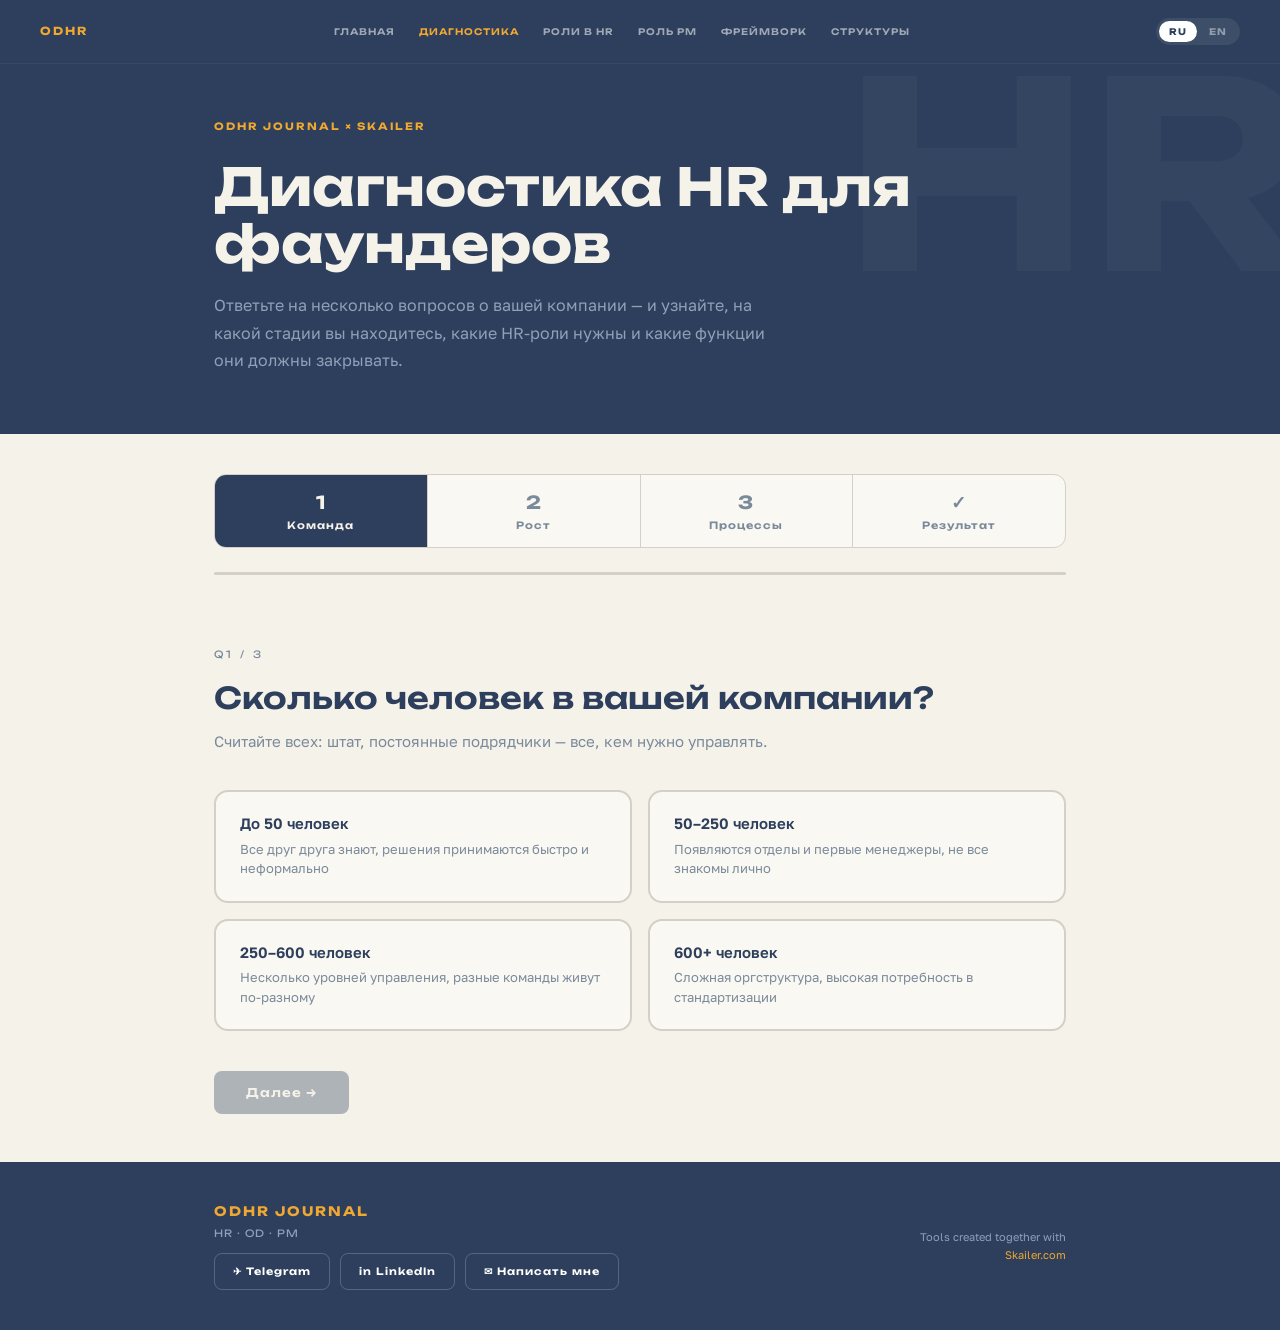
<file: index.html>
<!DOCTYPE html>
<html lang="ru">
<head>
<meta charset="UTF-8">
<meta name="viewport" content="width=device-width, initial-scale=1.0">
<title>HR Diagnostic for Founders | ODHR Journal</title>
<link href="https://fonts.googleapis.com/css2?family=Unbounded:wght@300;400;600;700&family=Golos+Text:wght@400;500;600&display=swap" rel="stylesheet">
<link rel="stylesheet" href="global.css">
<style>
  /* --- Уникальные стили /mnt/user-data/outputs/index.html --- */
  :root {
    --ink: #2d3f5c; --paper: #f5f2ea; --cream: #faf8f2; --accent: #f0a830;
    --accent2: #5a7a8a; --muted: #7a8a9a; --border: #d4d0c8;
    --stage1: #f0a830; --stage2: #e07820; --stage3: #5a7a8a; --stage4: #2d3f5c;
  }
  * { box-sizing: border-box; margin: 0; padding: 0; }
  body { font-family: 'Golos Text', sans-serif; background: var(--paper); color: var(--ink); min-height: 100vh; overflow-x: hidden; }
  
  /* ── APP VIEWS ── */
  #app-view { display: block; }
  #print-view { display: none; background: white; min-height: 100vh; padding: 40px 20px; }
  @media print {
    #app-view { display: none !important; }
    #print-view { display: block !important; padding: 0 !important; }
    .no-print { display: none !important; }
    table { page-break-inside: auto; }
    tr { page-break-inside: avoid; }
  }

  /* =========================================
     ЕДИНАЯ НАВИГАЦИЯ
     ========================================= */
  .site-nav { background: var(--ink); padding: 0 40px; display: flex; justify-content: space-between; align-items: center; height: 64px; position: sticky; top: 0; z-index: 1000; border-bottom: 1px solid rgba(255,255,255,0.05); }
  .nav-brand { font-family: 'Unbounded', sans-serif; font-size: 11px; font-weight: 700; letter-spacing: 2px; color: var(--accent); text-decoration: none; }
  .nav-menu { display: flex; gap: 24px; align-items: center; }
  .nav-link { font-family: 'Unbounded', sans-serif; font-size: 9px; font-weight: 600; letter-spacing: 1px; color: rgba(255,255,255,0.55); text-decoration: none; transition: color 0.2s; text-transform: uppercase; }
  .nav-link:hover, .nav-link.active { color: white; }
  .nav-link.active { color: var(--accent); }
  .nav-actions { display: flex; align-items: center; gap: 16px; }
  .lang-toggle { display: flex; gap: 2px; background: rgba(255,255,255,0.08); padding: 3px; border-radius: 20px; }
  .lang-btn { background: transparent; border: none; color: rgba(255,255,255,0.45); font-family: 'Unbounded', sans-serif; font-size: 9px; font-weight: 700; cursor: pointer; padding: 5px 10px; border-radius: 14px; transition: all 0.2s; letter-spacing: 1px; }
  .lang-btn.active { background: white; color: var(--ink); }
  .menu-toggle { display: none; background: none; border: none; color: white; font-size: 20px; cursor: pointer; }

  /* ── HERO ── */
  .hero { background: var(--ink); color: var(--paper); padding: 48px 40px 60px; position: relative; overflow: hidden; }
  .hero::before { content: 'HR'; position: absolute; right: -30px; top: -20px; font-family: 'Unbounded', sans-serif; font-size: 260px; font-weight: 700; opacity: 0.035; line-height: 1; pointer-events: none; }
  .hero-tag { font-family: 'Unbounded', sans-serif; font-size: 10px; font-weight: 700; letter-spacing: 2px; text-transform: uppercase; color: var(--accent); margin-bottom: 24px; display: inline-block; }
  .hero h1 { font-family: 'Unbounded', sans-serif; font-size: clamp(28px, 5vw, 52px); font-weight: 700; line-height: 1.1; max-width: 700px; margin-bottom: 20px; position: relative; z-index: 10;}
  .hero p { font-size: 16px; color: #8fa0b8; max-width: 560px; line-height: 1.7; position: relative; z-index: 10;}
  
  /* ── CONTAINER & STEPS ── */
  .container { max-width: 900px; margin: 0 auto; padding: 0 24px; }
  .steps-bar { display: flex; gap: 0; margin: 40px 0 0; border: 1.5px solid var(--border); border-radius: 12px; overflow: hidden; background: var(--cream); }
  .step-item { flex: 1; padding: 14px 16px; text-align: center; font-family: 'Unbounded', sans-serif; font-size: 10px; font-weight: 600; letter-spacing: 1px; color: var(--muted); border-right: 1.5px solid var(--border); transition: all 0.3s; position: relative; }
  .step-item:last-child { border-right: none; }
  .step-item.active { background: var(--ink); color: var(--paper); cursor: default; }
  .step-item.done { background: var(--accent2); color: white; cursor: pointer; }
  .step-item.done:hover { opacity: 0.82; }
  .step-num { display: block; font-size: 18px; font-weight: 700; margin-bottom: 2px; }

  .progress-bar-wrap { height: 3px; background: var(--border); border-radius: 2px; margin: 24px 0; }
  .progress-bar-fill { height: 100%; background: var(--ink); border-radius: 2px; transition: width 0.4s ease; }

  /* ── SCREENS ── */
  .screen { display: none; padding: 48px 0; }
  .screen.active { display: block; }
  .screen-label { font-family: 'Unbounded', sans-serif; font-size: 10px; letter-spacing: 3px; text-transform: uppercase; color: var(--muted); margin-bottom: 16px; }
  .question-title { font-family: 'Unbounded', sans-serif; font-size: clamp(20px, 3vw, 30px); font-weight: 600; line-height: 1.3; margin-bottom: 12px; }
  .question-sub { font-size: 15px; color: var(--muted); margin-bottom: 36px; line-height: 1.7; }

  .options-grid { display: grid; grid-template-columns: 1fr 1fr; gap: 16px; margin-bottom: 40px; }
  @media (max-width: 600px) { .options-grid { grid-template-columns: 1fr; } }
  .option-card { border: 2px solid var(--border); border-radius: 14px; padding: 22px 24px; cursor: pointer; transition: all 0.2s; background: var(--cream); position: relative; }
  .option-card:hover { border-color: var(--ink); transform: translateY(-2px); box-shadow: 0 8px 24px rgba(0,0,0,0.08); }
  .option-card.selected { border-color: var(--ink); background: var(--ink); color: var(--paper); }
  .option-card.selected .option-title { color: white; }
  .option-card.selected .option-desc { color: #b0a89a; }
  .option-title { font-size: 15px; font-weight: 600; margin-bottom: 6px; line-height: 1.3; }
  .option-desc { font-size: 13px; color: var(--muted); line-height: 1.5; }

  /* ── BUTTONS ── */
  .btn-row { display: flex; gap: 12px; align-items: center; flex-wrap: wrap; }
  .btn { font-family: 'Unbounded', sans-serif; font-size: 12px; font-weight: 600; letter-spacing: 1px; padding: 14px 32px; border-radius: 8px; border: none; cursor: pointer; transition: all 0.2s; display: inline-flex; align-items: center; justify-content: center; gap: 8px;}
  .btn-primary { background: var(--ink); color: var(--paper); }
  .btn-primary:hover { background: #3d5070; }
  .btn-primary:disabled { opacity: 0.35; cursor: not-allowed; }
  .btn-ghost { background: transparent; color: var(--ink); border: 1.5px solid var(--border); }
  .btn-ghost:hover { border-color: var(--ink); background: rgba(0,0,0,0.03); }
  
  .btn-massive { font-size: 14px; padding: 18px 40px; border-radius: 12px; width: 100%; max-width: 400px; box-shadow: 0 8px 24px rgba(45,63,92,0.2); }

  .divider { height: 1px; background: var(--border); margin: 8px 0 40px; }

  /* ── RESULTS ── */
  #screen-result { padding-bottom: 80px; }
  .result-stage-badge { display: inline-flex; align-items: center; gap: 10px; padding: 8px 18px; border-radius: 50px; font-family: 'Unbounded', sans-serif; font-size: 11px; font-weight: 600; letter-spacing: 1px; margin-bottom: 24px; }
  .badge-dot { width: 10px; height: 10px; border-radius: 50%; }
  .result-hero-title { font-family: 'Unbounded', sans-serif; font-size: clamp(24px, 4vw, 42px); font-weight: 700; line-height: 1.15; margin-bottom: 16px; text-transform: uppercase;}
  
  .stage-header { font-family: 'Unbounded', sans-serif; font-size: 13px; font-weight: 600; letter-spacing: 1px; margin-bottom: 20px; color: var(--muted); text-transform: uppercase; }
  .roles-grid { display: grid; grid-template-columns: repeat(auto-fill, minmax(260px, 1fr)); gap: 16px; margin-bottom: 48px; }
  .role-card { border-radius: 14px; padding: 24px; border: 1.5px solid var(--border); background: var(--cream); }
  .role-icon { font-size: 28px; margin-bottom: 12px; }
  .role-name { font-family: 'Unbounded', sans-serif; font-size: 13px; font-weight: 600; margin-bottom: 8px; }
  .role-desc { font-size: 13px; color: var(--muted); line-height: 1.6; margin-bottom: 14px; }
  .tag { font-size: 11px; padding: 4px 10px; border-radius: 20px; background: var(--border); color: var(--ink); font-weight: 500; display: inline-block; margin: 2px 4px 2px 0;}

  .func-section { margin-bottom: 48px; }
  .func-block { border: 1.5px solid var(--border); border-radius: 14px; overflow: hidden; margin-bottom: 16px; }
  .func-block-header { padding: 16px 24px; background: var(--ink); color: var(--paper); font-family: 'Unbounded', sans-serif; font-size: 12px; font-weight: 600; letter-spacing: 1px; display: flex; align-items: center; justify-content: space-between; cursor: pointer; user-select: none; }
  .func-block-header .chevron { transition: transform 0.3s; font-size: 16px; }
  .func-block-header.open .chevron { transform: rotate(180deg); }
  .func-rows { display: none; }
  .func-rows.open { display: block; }
  .func-row { padding: 16px 24px; border-top: 1px solid var(--border); display: grid; grid-template-columns: 200px 1fr; gap: 16px; align-items: start; }
  @media (max-width: 600px) { .func-row { grid-template-columns: 1fr; } }
  .func-row:nth-child(even) { background: #faf8f2; }
  .func-name { font-size: 13px; font-weight: 600; line-height: 1.4; }
  .func-details { font-size: 12px; color: var(--muted); line-height: 1.6; }
  
  .signal-row { display: flex; gap: 12px; margin-top: 8px; flex-wrap: wrap; }
  .signal { font-size: 11px; padding: 4px 10px; border-radius: 6px; }
  .signal-ok { background: #d4edda; color: #3a5c44; }
  .signal-fail { background: #fde8e8; color: #a33; }

  .owner-row { display: flex; flex-wrap: wrap; gap: 6px; margin-top: 10px; align-items: center; }
  .owner-label { font-size: 10px; font-family: 'Unbounded', sans-serif; letter-spacing: 1px; color: var(--muted); text-transform: uppercase; margin-right: 2px; }
  .owner-chip { font-size: 11px; font-weight: 600; padding: 3px 10px; border-radius: 20px; border: 1.5px solid var(--ink); color: var(--ink); background: transparent; white-space: nowrap; }

  .quote-block { border-left: 4px solid var(--accent); padding: 20px 28px; background: var(--cream); border-radius: 0 12px 12px 0; margin-bottom: 40px; }
  .quote-block p { font-size: 15px; font-style: italic; }

  .restart-btn { display: inline-flex; align-items: center; gap: 8px; font-family: 'Unbounded', sans-serif; font-size: 11px; font-weight: 600; letter-spacing: 1px; color: var(--muted); background: transparent; border: none; cursor: pointer; text-decoration: underline; text-underline-offset: 4px; }
  .restart-btn:hover { color: var(--ink); }

  /* colors */
  .s1 { background: var(--stage1); color: var(--ink); }
  .s2 { background: var(--stage2); color: white; }
  .s3 { background: var(--stage3); color: white; }
  .s4 { background: var(--stage4); color: white; }

  /* gap alerts */
  .gap-alert { border-radius: 14px; padding: 24px 28px; margin-bottom: 40px; }
  .gap-alert.gap-ok   { background: #d4edda; border: 1.5px solid #5a7a8a; }
  .gap-alert.gap-warn { background: #fff3cd; border: 1.5px solid #c8a020; }
  .gap-alert.gap-red  { background: #fde8e8; border: 1.5px solid #a33; }
  .gap-alert.gap-matrix { background: #e8e8f8; border: 1.5px solid #2d3f5c; }
  .gap-alert-title { font-family: 'Unbounded', sans-serif; font-size: 12px; font-weight: 700; letter-spacing: 1px; margin-bottom: 8px; text-transform: uppercase; }
  .gap-alert p { font-size: 14px; line-height: 1.7; }

  /* checklist */
  .checklist-wrap { margin-top: 48px; }
  .checklist-actions { display: flex; gap: 12px; margin-bottom: 28px; flex-wrap: wrap; align-items: center; }
  .checklist-section { margin-bottom: 32px; }
  .checklist-section-title { font-family: 'Unbounded', sans-serif; font-size: 11px; font-weight: 700; letter-spacing: 2px; text-transform: uppercase; color: var(--muted); margin-bottom: 12px; padding-bottom: 8px; border-bottom: 1.5px solid var(--border); }
  .checklist-item { display: grid; grid-template-columns: 22px 1fr auto; gap: 12px; align-items: start; padding: 12px 16px; border-bottom: 1px solid var(--border); cursor: pointer; border-radius: 8px; transition: background 0.2s; }
  .checklist-item:hover { background: rgba(0,0,0,0.02); }
  .checklist-cb { width: 18px; height: 18px; margin-top: 2px; accent-color: var(--ink); cursor: pointer; flex-shrink: 0; }
  .checklist-text { font-size: 13px; line-height: 1.5; }
  .checklist-text strong { display: block; font-size: 13px; font-weight: 600; margin-bottom: 2px; }
  .checklist-text span { font-size: 12px; color: var(--muted); }
  .checklist-owner { font-size: 11px; font-weight: 600; padding: 3px 9px; border-radius: 20px; border: 1.5px solid var(--border); color: var(--muted); white-space: nowrap; flex-shrink: 0; align-self: start; margin-top: 2px; }

  /* FOOTER */
  .site-footer { background: var(--ink); color: white; padding: 40px; }
  .footer-inner { display: flex; justify-content: space-between; align-items: center; flex-wrap: wrap; gap: 24px; }
  .footer-brand { font-family: 'Unbounded', sans-serif; font-size: 13px; font-weight: 700; letter-spacing: 2px; color: var(--accent); }
  .footer-brand span { display: block; font-size: 10px; font-weight: 400; color: #8fa0b8; margin-top: 4px; letter-spacing: 1px; }
  .footer-links { display: flex; gap: 10px; flex-wrap: wrap; margin-top: 12px; }
  .footer-link { display: inline-flex; align-items: center; gap: 8px; font-family: 'Unbounded', sans-serif; font-size: 10px; font-weight: 600; letter-spacing: 1px; color: white; text-decoration: none; padding: 10px 18px; border: 1.5px solid rgba(255,255,255,0.2); border-radius: 8px; transition: all 0.2s; }
  .footer-link:hover { border-color: var(--accent); color: var(--accent); }
  .footer-copy { font-size: 11px; color: #8fa0b8; text-align: right; line-height: 1.7; }

  /* ── PRINT VIEW STYLES ── */
  .pv-header { display: flex; justify-content: space-between; align-items: flex-start; margin-bottom: 32px; padding-bottom: 20px; border-bottom: 3px solid #2d3f5c; }
  .pv-title { font-family: 'Unbounded', sans-serif; font-size: 22px; font-weight: 700; line-height: 1.2; }
  .pv-meta { font-size: 12px; color: #7a8a9a; margin-top: 6px; }
  .pv-logo { font-family: 'Unbounded', sans-serif; font-size: 11px; font-weight: 600; color: #7a8a9a; text-align: right; letter-spacing: 1px; }
  .pv-status { display: inline-flex; padding: 8px 16px; border-radius: 8px; font-family: 'Unbounded', sans-serif; font-size: 11px; font-weight: 700; letter-spacing: 1px; margin-bottom: 20px; }
  .pv-table { width: 100%; border-collapse: collapse; background: white; border-radius: 12px; overflow: hidden; box-shadow: 0 2px 12px rgba(0,0,0,0.06); margin-bottom: 20px; text-align: left; }
  .pv-table th { padding: 12px; font-family: 'Unbounded', sans-serif; font-size: 9px; letter-spacing: 2px; text-transform: uppercase; color: #7a8a9a; background: #faf8f2; border-bottom: 2px solid #d4d0c8; }
  .pv-table td { padding: 10px 12px; border-bottom: 1px solid #d4d0c8; font-size: 12px; }
  .pv-section { font-family: 'Unbounded', sans-serif; font-size: 10px; font-weight: 700; letter-spacing: 2px; text-transform: uppercase; padding: 12px; background: #faf8f2; color: #7a8a9a; border-bottom: 2px solid #d4d0c8; }
  .print-controls { background: #faf8f2; padding: 24px; border-radius: 12px; display: flex; flex-direction: column; align-items: center; gap: 16px; margin-bottom: 40px; border: 1px dashed #d4d0c8; }

  /* ── RESPONSIVE ── */
  @media (max-width: 768px) {
    .site-nav { padding: 0 20px; }
    .menu-toggle { display: block; }
    .nav-menu { display: none; position: absolute; top: 64px; left: 0; width: 100%; background: var(--ink); flex-direction: column; padding: 20px 0; border-bottom: 1px solid rgba(255,255,255,0.1); box-shadow: 0 8px 24px rgba(0,0,0,0.2); }
    .nav-menu.open { display: flex; }
    .hero { padding: 36px 20px 48px; }
  }
</style>
<script src="https://cdn.counter.dev/script.js" data-id="e4048f0d-d2cf-4262-ad50-083091bde640" data-utcoffset="2"></script>
</head>
<body>
<!-- Yandex.Metrika counter -->
<script type="text/javascript">
    (function(m,e,t,r,i,k,a){
        m[i]=m[i]||function(){(m[i].a=m[i].a||[]).push(arguments)};
        m[i].l=1*new Date();
        for (var j = 0; j < document.scripts.length; j++) {if (document.scripts[j].src === r) { return; }}
        k=e.createElement(t),a=e.getElementsByTagName(t)[0],k.async=1,k.src=r,a.parentNode.insertBefore(k,a)
    })(window, document,'script','https://mc.yandex.ru/metrika/tag.js?id=108984964', 'ym');

    ym(108984964, 'init', {ssr:true, webvisor:true, clickmap:true, ecommerce:"dataLayer", referrer: document.referrer, url: location.href, accurateTrackBounce:true, trackLinks:true});
</script>
<noscript><div><img src="https://mc.yandex.ru/watch/108984964" style="position:absolute; left:-9999px;" alt="" /></div></noscript>
<!-- /Yandex.Metrika counter -->
<div id="app-view">
  
  <nav class="site-nav">
    <a href="home.html" class="nav-brand">ODHR</a>
    <div class="nav-menu" id="nav-menu">
    <a href="home.html" class="nav-link cross-link" id="nav-home">Главная</a>
    <a href="index.html" class="nav-link active cross-link" id="nav-diag">Диагностика</a>
    <a href="hr_roles_guide.html" class="nav-link cross-link" id="nav-guide">Роли в HR</a>
    <a href="pm_skillset.html" class="nav-link cross-link" id="nav-pm">Роль PM</a>
    <a href="framework.html" class="nav-link cross-link" id="nav-fw">Фреймворк</a>
    <a href="structure.html" class="nav-link cross-link" id="nav-str">Структуры</a>
  </div>
    <div class="nav-actions">
      <div class="lang-toggle">
        <button class="lang-btn active" onclick="changePageLang('ru')" id="btn-lang-ru">RU</button>
        <button class="lang-btn" onclick="changePageLang('en')" id="btn-lang-en">EN</button>
      </div>
      <button class="menu-toggle" id="mobile-menu-btn">☰</button>
    </div>
  </nav>

  <div class="hero">
    <div class="container">
      <div class="hero-tag">ODHR Journal × Skailer</div>
      <h1 id="i18n-hero-title">Диагностика HR для фаундеров</h1>
      <p id="i18n-hero-sub">Ответьте на несколько вопросов о вашей компании — и узнайте, на какой стадии вы находитесь, какие HR-роли нужны и какие функции они должны закрывать.</p>
    </div>
  </div>

  <div class="container">
    <div class="steps-bar" id="stepsBar">
      <div class="step-item active" id="step1" onclick="goToStep(1)"><span class="step-num">1</span><span id="i18n-s1">Команда</span></div>
      <div class="step-item" id="step2" onclick="goToStep(2)"><span class="step-num">2</span><span id="i18n-s2">Продукт</span></div>
      <div class="step-item" id="step3" onclick="goToStep(3)"><span class="step-num">3</span><span id="i18n-s3">Процессы</span></div>
      <div class="step-item" id="step4"><span class="step-num">✓</span><span id="i18n-s4">Результат</span></div>
    </div>
    <div class="progress-bar-wrap"><div class="progress-bar-fill" id="progressBar" style="width:0%"></div></div>

    <div id="questions-container"></div>
    <div class="screen" id="screen-result"></div>
  </div>

<footer class="site-footer">
  <div class="container">
    <div class="footer-inner">
      <div>
        <div class="footer-brand">ODHR JOURNAL<span>HR · OD · PM</span></div>
        <div class="footer-links">
          <a class="footer-link" href="https://t.me/ODHRAMA" target="_blank">✈ Telegram</a>
          <a class="footer-link" href="https://www.linkedin.com/in/ogrebenyuk" target="_blank">in LinkedIn</a>
          <a class="footer-link" href="#" data-contact-trigger id="footer-contact">✉ Написать мне</a>
        </div>
      </div>
      <div class="footer-copy" id="f-copy">Tools created together with<br><a href="https://skailer.com" target="_blank" style="color:var(--accent);text-decoration:none;">Skailer.com</a></div>
    </div>
  </div>
</footer>
</div><!-- /app-view -->

<div id="print-view">
  <div class="container">
    <div class="print-controls no-print">
      <button class="btn btn-primary btn-massive" onclick="window.print()">🖨 <span id="i18n-print-btn1">Сохранить как PDF / Печать</span></button>
      <button class="btn btn-ghost" onclick="closePrintView()">← <span id="i18n-print-back">Вернуться к результатам</span></button>
    </div>
    <div id="print-content"></div>
  </div>
</div>

<script>
  let currentLang = 'ru';
  const answers = {};
  const scoreMap = { '1': 1, '2': 2, '3': 3, '4': 4 };
  const stageKeys = ['startup', 'growth', 'scale', 'mature'];

  const allRolesMap = {
    'recruiter': { icon: '🎯' }, 'hrgeneralist': { icon: '🔧' }, 'tateam': { icon: '🎯' },
    'hrbp': { icon: '🤝' }, 'hrops': { icon: '⚙️' }, 'talead': { icon: '🎯' },
    'analyst': { icon: '📊' }, 'ld': { icon: '🎓' }, 'tadir': { icon: '🎯' },
    'analytics': { icon: '📊' }, 'lddir': { icon: '🎓' }, 'comms': { icon: '💬' }
  };

  const locales = {
    ru: {
      ui: {
        navHome: "Главная", navDiag: "Диагностика", navGuide: "Роли в HR", navPm: "Роль PM", navStr: "Структуры",
        heroTitle: "Диагностика HR для фаундеров",
        heroSub: "Ответьте на несколько вопросов о вашей компании — и узнайте, на какой стадии вы находитесь, какие HR-роли нужны и какие функции они должны закрывать.",
        s1: "Команда", s2: "Рост", s3: "Процессы", s4: "Результат",
        btnNext: "Далее →", btnBack: "← Назад", btnResult: "Показать результат →",
        q1Title: "Сколько человек в вашей компании?", q1Sub: "Считайте всех: штат, постоянные подрядчики — все, кем нужно управлять.",
        q2Title: "С какой скоростью растёт ваша компания?", q2Sub: "Темп роста показывает, насколько срочно нужно выстраивать HR.",
        q3Title: "Как сейчас устроена работа с людьми?", q3Sub: "Выберите вариант, который честно отражает текущую реальность.",
        q1: [
          {t: "До 50 человек", d: "Все друг друга знают, решения принимаются быстро и неформально"},
          {t: "50–250 человек", d: "Появляются отделы и первые менеджеры, не все знакомы лично"},
          {t: "250–600 человек", d: "Несколько уровней управления, разные команды живут по-разному"},
          {t: "600+ человек", d: "Сложная оргструктура, высокая потребность в стандартизации"}
        ],
        q2: [
          {t: "Стабильно", d: "Команда почти не меняется, найм редкий и точечный"},
          {t: "Умеренно", d: "План роста до 20% в год, без резких скачков"},
          {t: "Быстро", d: "Активный найм, команда растёт х2 за год"},
          {t: "Взрывно", d: "Гиперрост, сложно планировать наперёд"}
        ],
        q3: [
          {t: "В головах и чатах", d: "Найм и онбординг зависят от конкретного человека"},
          {t: "Базово на людях", d: "Процессы есть, но стандарты не всегда соблюдаются"},
          {t: "Описано и работает", d: "ATS, регулярный фидбек, инструменты настроены"},
          {t: "Единая система", d: "Data-driven HR, всё связано единой логикой"}
        ],
        statusOk: "В НОРМЕ", statusWarn: "НЕМНОГО ОТСТАЁТ", statusRed: "КРИТИЧЕСКОЕ ОТСТАВАНИЕ",
        txtOk: "HR-система соответствует темпам бизнеса. Фокус на поддержку качества.",
        txtWarn: "Бизнес растет быстрее порядка. Пора выстраивать системные HR-процессы, иначе рост замедлится.",
        txtRed: "Бизнес несется вперед, а процессы держатся 'на честном слове'. Риск выгорания и хаоса.",
        matrixAlertTitle: "АРХИТЕКТУРА КОМАНДЫ",
        matrixAlert: "Ваш размер пока не требует найма узких специалистов. Ниже базовый набор ролей, но их задача — выстроить процессы <b>на уровень выше</b>, чтобы выдержать рост.",
        matrixNote: "* Узкие роли отмечены звездочкой — временно их функционал закрывают универсалы.",
        lblSize: "Текущий размер:", lblTarget: "Целевая стадия:",
        hdrRoles: "Базовые роли для вашей команды", hdrFuncs: "Целевые функции",
        tipFuncs: "Нажмите на блок, чтобы развернуть — с описанием, сигналами и владельцем.",
        tipBalance: "В компании разные части могут быть на разных стадиях. Ищите баланс.",
        btnShare: "↗ Поделиться результатом", btnRestart: "← Пройти заново",
        hdrChecklist: "Чек-лист: рабочий план внедрения",
        tipChecklist: "Отмечайте то, что уже есть — остальное и есть ваш план.",
        btnPrint: "↓ Открыть для печати / PDF", btnCheckAll: "Отметить всё", btnUncheck: "Сбросить",
        lblRole: "Роль", lblArea: "Область", lblDoD: "DoD", lblOwner: "Кто отвечает",
        printHeader: "Рабочий план внедрения HR", printCredit: "Сгенерировано: ODHR Journal × Skailer",
        fContact:'✉ Написать мне',
        footerCredit: "Диагностика создана совместно<br>с <a href='https://skailer.com' style='color:var(--accent);text-decoration:none;'>Skailer.com</a>"
      },
      roles: {
        'recruiter': 'Рекрутер', 'hrgeneralist': 'HR-Generalist', 'tateam': 'Команда рекрутеров',
        'hrbp': 'HRBP', 'hrops': 'HR Operations', 'talead': 'TA Lead', 'analyst': 'HR Analyst',
        'ld': 'L&D Manager', 'tadir': 'TA Director', 'analytics': 'People Analytics',
        'lddir': 'L&D Director', 'comms': 'Internal Comms'
      },
      stages: {
        startup: {
          label: 'Стартап / Старт', size: 'До 50 чел.',
          quote: 'Важно привлекать специалистов, способных работать в условиях неопределённости.',
          roles: {
            'recruiter': { d: 'Закрывает найм, выстраивает воронку и первичную оценку.', tags: ['Найм', 'Sourcing'] },
            'hrgeneralist': { d: 'Отвечает за онбординг, базовые HR-процессы и коммуникацию.', tags: ['Онбординг', 'HR-ops'] }
          },
          functions: [
            { a: 'Talent Acquisition', i: [
              { n: 'Структурированный найм', d: 'Зафиксированные этапы и критерии', ok: 'Найм не зависит от менеджера', fail: 'Каждое интервью — по-разному', o: ['recruiter'] },
              { n: 'Централизованный ATS', d: 'Все кандидаты в одном месте', ok: 'Воронку видно всегда', fail: 'Кандидаты в чатах', o: ['recruiter'] }
            ]},
            { a: 'HR Operations', i: [
              { n: 'Онбординг', d: 'Понятный процесс входа', ok: 'Быстрый старт', fail: 'Онбординг случайный', o: ['hrgeneralist'] },
              { n: 'Базовые HR-данные', d: 'Единый реестр (headcount, статусы)', ok: 'Цифры собираются быстро', fail: 'Данные в 5 таблицах', o: ['hrgeneralist'] }
            ]}
          ]
        },
        growth: {
          label: 'Рост', size: '50–250 чел.',
          quote: 'Нужен баланс гибкости и порядка. Онбординг ложится на плечи менеджеров.',
          roles: {
            'tateam': { d: 'Отвечает за воронку найма. Одному не справиться.', tags: ['Найм', 'ATS'] },
            'hrbp': { d: 'Поддерживает команды, помогает менеджерам.', tags: ['HRBP', 'Performance'] },
            'hrops': { d: 'Операционная поддержка: данные, документы.', tags: ['HRIS', 'Отчёты'] }
          },
          functions: [
            { a: 'Talent Acquisition', i: [
              { n: 'Hiring plan с бизнесом', d: 'План найма согласован', ok: 'Понятны приоритеты', fail: 'Вакансии хаотичны', o: ['tateam', 'hrbp'] },
              { n: 'Candidate experience', d: 'Своевременный фидбек кандидатам', ok: 'Нет "гостинга"', fail: 'Люди пропадают без ответа', o: ['tateam'] }
            ]},
            { a: 'HR Business Partnership', i: [
              { n: 'Синки с бизнесом', d: 'Регулярные 1:1 с лидами', ok: 'HR знает проблемы заранее', fail: 'Подключение только в кризис', o: ['hrbp'] },
              { n: 'Базовый performance', d: 'Процесс фидбека и оценки', ok: 'Люди понимают свой уровень', fail: 'Фидбек только при увольнении', o: ['hrbp'] }
            ]},
            { a: 'Компенсации', i: [
              { n: 'Зарплатные вилки', d: 'Диапазоны по ролям', ok: 'Справедливость выплат', fail: 'Зарплаты без системы', o: ['hrbp', 'hrops'] }
            ]}
          ]
        },
        scale: {
          label: 'Масштабирование', size: '250–600 чел.',
          quote: 'HR становится стратегической функцией. Появляются треки развития.',
          roles: {
            'talead': { d: 'Управляет воронкой, строит pipeline.', tags: ['Стратегия найма'] },
            'hrbp': { d: 'Стратегический партнёр для юнита.', tags: ['Партнёрство', 'OrgHealth'] },
            'hrops': { d: 'Управляет HRIS, автоматизирует процессы.', tags: ['Автоматизация'] },
            'analyst': { d: 'Строит дашборды, анализирует метрики.', tags: ['Аналитика'] },
            'ld': { d: 'Развивает компетенции, строит IDP.', tags: ['Обучение'] }
          },
          functions: [
            { a: 'HR Analytics', i: [
              { n: 'Единый источник правды', d: 'HRIS + ATS связаны', ok: 'Нет дублей данных', fail: 'Разные источники, рутина', o: ['hrops', 'analyst'] },
              { n: 'Дашборды', d: 'Self-service для лидов', ok: 'Менеджеры смотрят сами', fail: 'Запросы идут через HR', o: ['analyst'] }
            ]},
            { a: 'L&D', i: [
              { n: 'Модели компетенций', d: 'Роли описаны через навыки', ok: 'Понятен уровень Senior', fail: 'Субъективная оценка', o: ['ld', 'hrbp'] },
              { n: 'Система IDP', d: 'Планы развития сотрудников', ok: 'IDP работают', fail: 'IDP формальны', o: ['ld'] }
            ]},
            { a: 'Grading', i: [
              { n: 'Job architecture', d: 'Система ролей и уровней', ok: 'Справедливые грейды', fail: 'Департаменты сами по себе', o: ['hrbp', 'hrops'] }
            ]}
          ]
        },
        mature: {
          label: 'Зрелость', size: '600+ чел.',
          quote: 'Фокус на удержании талантов, data-driven решениях и культуре.',
          roles: {
            'tadir': { d: 'Управление воронкой, employer brand.', tags: ['Стратегия'] },
            'hrbp': { d: 'Встроен в юнит, отвечает за P&L.', tags: ['Succession'] },
            'hrops': { d: 'Self-service, compliance, процессы.', tags: ['Платформа'] },
            'analytics': { d: 'Early warning системы.', tags: ['Предиктивка'] },
            'lddir': { d: 'Talent management, ROI обучения.', tags: ['Leadership'] },
            'comms': { d: 'Культурное выравнивание, EX.', tags: ['EX'] }
          },
          functions: [
            { a: 'Predictive Analytics', i: [
              { n: 'Предиктивка', d: 'Прогноз рисков: текучка', ok: 'Early warning', fail: 'Реакция постфактум', o: ['analytics'] },
              { n: 'Business impact', d: 'Связь HR-метрик с revenue', ok: 'HR влияет на бизнес', fail: 'HR только "про людей"', o: ['analytics', 'hrbp'] }
            ]},
            { a: 'Talent Management', i: [
              { n: 'Succession planning', d: 'Замены на ключевые роли', ok: 'Talent pool готов', fail: 'Аврал при уходе', o: ['hrbp', 'lddir'] }
            ]},
            { a: 'Workforce Planning', i: [
              { n: 'Стратегический найм', d: 'Найм встроен в стратегию', ok: 'HR часть бизнес-плана', fail: 'Найм изолирован', o: ['tadir', 'hrbp'] }
            ]}
          ]
        }
      }
    },
    en: {
      ui: {
        navHome: "Home", navDiag: "Diagnostic", navGuide: "HR Roles", navPm: "PM Role", navStr: "Structures",
        heroTitle: "HR Diagnostic for Founders",
        heroSub: "Answer a few questions about your company to discover your current maturity stage, required HR roles, and the target operating model you need to build.",
        s1: "Team", s2: "Growth", s3: "Ops", s4: "Result",
        btnNext: "Next →", btnBack: "← Back", btnResult: "Show Results →",
        q1Title: "What is your current headcount?", q1Sub: "Include staff and permanent contractors — everyone you manage.",
        q2Title: "What is your company's growth rate?", q2Sub: "Growth pace dictates the urgency of building HR infrastructure.",
        q3Title: "How are people ops currently managed?", q3Sub: "Select the option that reflects reality, not the ideal state.",
        q1: [
          {t: "Up to 50 people", d: "Everyone knows each other, decisions are fast and informal."},
          {t: "50–250 people", d: "Departments and first management layers appear."},
          {t: "250–600 people", d: "Multiple layers, different teams operate with different rules."},
          {t: "600+ people", d: "Complex org structure, high need for standardization."}
        ],
        q2: [
          {t: "Stable", d: "Team rarely changes, point-based hiring."},
          {t: "Moderate", d: "Up to 20% YoY, regular planned hiring."},
          {t: "Fast", d: "Active hiring, growing 2x YoY."},
          {t: "Hypergrowth", d: "Explosive or unpredictable scaling."}
        ],
        q3: [
          {t: "In heads and chats", d: "Hiring and onboarding are ad-hoc, owner-dependent."},
          {t: "People-driven basics", d: "Processes exist but standards fluctuate."},
          {t: "Documented & working", d: "ATS, regular feedback, tools are set up."},
          {t: "Unified ecosystem", d: "Data-driven decisions, integrated systems."}
        ],
        statusOk: "ON TRACK", statusWarn: "SLIGHTLY BEHIND", statusRed: "CRITICAL GAP",
        txtOk: "Your HR architecture matches your business pace. Focus on quality and depth.",
        txtWarn: "Business is outpacing infrastructure. Time to implement systemic HR roles to sustain growth.",
        txtRed: "Business is sprinting while ops rely on 'duct tape'. High risk of chaos and burnout.",
        matrixAlertTitle: "TEAM ARCHITECTURE",
        matrixAlert: "Your current size doesn't require a 'zoo' of niche directors yet. Below is your baseline team, but their goal is to build processes <b>one level up</b> to sustain your growth pace.",
        matrixNote: "* Niche roles marked with an asterisk should temporarily be covered by your generalists.",
        lblSize: "Current Size:", lblTarget: "Target Stage:",
        hdrRoles: "Baseline roles for your team", hdrFuncs: "Target operating model",
        tipFuncs: "Click to expand for details, Definition of Done, and ownership.",
        tipBalance: "Different departments might be at different stages. Seek a balance between structure and agility.",
        btnShare: "↗ Share Result", btnRestart: "← Retake",
        hdrChecklist: "Implementation Checklist",
        tipChecklist: "Check off what you already have — the rest is your action plan.",
        btnPrint: "↓ Print / Save as PDF", btnCheckAll: "Check All", btnUncheck: "Clear",
        lblRole: "Role", lblArea: "Domain", lblDoD: "DoD", lblOwner: "Owner",
        fContact:'✉ Get in touch',
        printHeader: "HR Implementation Plan", printCredit: "Generated via ODHR Journal × Skailer",
        footerCredit: "Diagnostic framework by<br><a href='https://skailer.com' style='color:var(--accent);text-decoration:none;'>Skailer.com</a>"
      },
      roles: {
        'recruiter': 'Recruiter', 'hrgeneralist': 'HR Generalist', 'tateam': 'TA Team',
        'hrbp': 'HRBP', 'hrops': 'HR Operations', 'talead': 'TA Lead', 'analyst': 'HR Analyst',
        'ld': 'L&D Manager', 'tadir': 'TA Director', 'analytics': 'People Analytics',
        'lddir': 'L&D Director', 'comms': 'Internal Comms'
      },
      stages: {
        startup: {
          label: 'Startup / Baseline', size: 'Up to 50',
          quote: 'Crucial to attract agile talent. Founders drive hiring or bring in a solo recruiter.',
          roles: {
            'recruiter': { d: 'Manages full-cycle hiring and candidate assessment.', tags: ['Hiring', 'Sourcing'] },
            'hrgeneralist': { d: 'Handles onboarding, basic HR ops, and team comms.', tags: ['Onboarding', 'HR Ops'] }
          },
          functions: [
            { a: 'Talent Acquisition', i: [
              { n: 'Structured Hiring', d: 'Defined stages and rubrics', ok: 'Standardized assessment', fail: 'Ad-hoc interviews', o: ['recruiter'] },
              { n: 'Centralized ATS', d: 'Single source for candidates', ok: 'Transparent pipeline', fail: 'Resumes in Slack', o: ['recruiter'] }
            ]},
            { a: 'HR Operations', i: [
              { n: 'Onboarding', d: 'Clear entry process', ok: 'Fast ramp-up', fail: 'Chaotic first week', o: ['hrgeneralist'] },
              { n: 'Core Data', d: 'Headcount and basic info', ok: 'Quick access to numbers', fail: 'Data scattered across sheets', o: ['hrgeneralist'] }
            ]}
          ]
        },
        growth: {
          label: 'Growth', size: '50–250',
          quote: 'Need balance between agility and order. Managers take ownership of onboarding.',
          roles: {
            'tateam': { d: 'Scales hiring pipeline. A solo recruiter is no longer enough.', tags: ['Hiring', 'ATS'] },
            'hrbp': { d: 'Supports teams, aids managers with performance.', tags: ['HRBP', 'Performance'] },
            'hrops': { d: 'Admin support, HRIS, and compliance.', tags: ['HRIS', 'Reporting'] }
          },
          functions: [
            { a: 'Talent Acquisition', i: [
              { n: 'Hiring Plan', d: 'Aligned with business goals', ok: 'Clear priorities', fail: 'Reactive hiring', o: ['tateam', 'hrbp'] },
              { n: 'Candidate Experience', d: 'Timely feedback', ok: 'No ghosting', fail: 'Candidates drop off', o: ['tateam'] }
            ]},
            { a: 'HR Business Partnership', i: [
              { n: 'Business Syncs', d: 'Regular 1:1s with leads', ok: 'Proactive issue resolution', fail: 'Involved only in crises', o: ['hrbp'] },
              { n: 'Basic Performance', d: 'Regular feedback loops', ok: 'People know where they stand', fail: 'Feedback only upon exit', o: ['hrbp'] }
            ]},
            { a: 'Compensation', i: [
              { n: 'Salary Bands', d: 'Ranges for core roles', ok: 'Internal equity', fail: 'Ad-hoc offers', o: ['hrbp', 'hrops'] }
            ]}
          ]
        },
        scale: {
          label: 'Scale', size: '250–600',
          quote: 'HR becomes strategic. Focus on change management and L&D tracks.',
          roles: {
            'talead': { d: 'Manages pipeline and TA strategy.', tags: ['TA Strategy'] },
            'hrbp': { d: 'Strategic partner for business units.', tags: ['Partnership', 'OrgHealth'] },
            'hrops': { d: 'Manages HRIS and automation.', tags: ['Automation'] },
            'analyst': { d: 'Builds dashboards and analyzes metrics.', tags: ['Analytics'] },
            'ld': { d: 'Develops competencies and IDPs.', tags: ['L&D'] }
          },
          functions: [
            { a: 'HR Analytics', i: [
              { n: 'Single Source of Truth', d: 'Integrated HRIS+ATS', ok: 'No data duplication', fail: 'Manual syncs', o: ['hrops', 'analyst'] },
              { n: 'Manager Dashboards', d: 'Self-service analytics', ok: 'Leads check data directly', fail: 'HR is a bottleneck', o: ['analyst'] }
            ]},
            { a: 'L&D', i: [
              { n: 'Competency Models', d: 'Roles defined by skills', ok: 'Clear progression', fail: 'Subjective promos', o: ['ld', 'hrbp'] },
              { n: 'IDP System', d: 'Individual Development Plans', ok: 'Active career tracking', fail: 'Formal/unused IDPs', o: ['ld'] }
            ]},
            { a: 'Grading', i: [
              { n: 'Job Architecture', d: 'Grades and levelling', ok: 'Fair compensation', fail: 'Silos in comp', o: ['hrbp', 'hrops'] }
            ]}
          ]
        },
        mature: {
          label: 'Mature', size: '600+',
          quote: 'Focus on retention, predictive analytics, and enterprise culture.',
          roles: {
            'tadir': { d: 'Workforce planning and employer branding.', tags: ['Strategy'] },
            'hrbp': { d: 'Embedded strategic partner (P&L focus).', tags: ['Succession'] },
            'hrops': { d: 'Self-service platforms, compliance.', tags: ['Platform'] },
            'analytics': { d: 'Early warning systems, ROI.', tags: ['Predictive'] },
            'lddir': { d: 'Talent management, leadership dev.', tags: ['Leadership'] },
            'comms': { d: 'Cultural alignment, EX.', tags: ['EX'] }
          },
          functions: [
            { a: 'Predictive Analytics', i: [
              { n: 'Turnover Prediction', d: 'Flight risk models', ok: 'Early warnings', fail: 'Reactive to exits', o: ['analytics'] },
              { n: 'Business Impact', d: 'HR metrics tied to revenue', ok: 'HR drives business', fail: 'HR is just "ops"', o: ['analytics', 'hrbp'] }
            ]},
            { a: 'Talent Management', i: [
              { n: 'Succession Planning', d: 'Bench strength for key roles', ok: 'Talent pool ready', fail: 'Panic when leaders leave', o: ['hrbp', 'lddir'] }
            ]},
            { a: 'Workforce Planning', i: [
              { n: 'Strategic Hiring', d: 'Aligned with long-term strategy', ok: 'HR at the strategy table', fail: 'Siloed recruitment', o: ['tadir', 'hrbp'] }
            ]}
          ]
        }
      }
    }
  };

  function initApp() {
    const params = new URLSearchParams(location.search);
    if(params.get('lang')) currentLang = params.get('lang') === 'en' ? 'en' : 'ru';
    
    renderQuestions();
    updateUILang();

    const q1 = params.get('q1'), q2 = params.get('q2'), q3 = params.get('q3');
    if (q1 && q2 && q3) {
      answers[1] = q1; answers[2] = q2; answers[3] = q3;
      [1,2,3].forEach(n => {
        document.getElementById(`step${n}`).classList.remove('active');
        document.getElementById(`step${n}`).classList.add('done');
      });
      showResult();
    }

    // Мобильное меню
    const menuBtn = document.getElementById('mobile-menu-btn');
    const navMenu = document.getElementById('nav-menu');
    if(menuBtn && navMenu) {
      menuBtn.addEventListener('click', () => {
        navMenu.classList.toggle('open');
        menuBtn.textContent = navMenu.classList.contains('open') ? '✕' : '☰';
      });
    }
  }

  function setLang(lang) {
    currentLang = lang;
    updateUILang();
    renderQuestions();
    
    [1,2,3].forEach(q => {
      if(answers[q]) {
        const c = document.querySelector(`[data-q="${q}"][data-v="${answers[q]}"]`);
        if(c) c.classList.add('selected');
        document.getElementById(`btn${q}`).disabled = false;
      }
    });

    if(Object.keys(answers).length === 3) showResult();
    
    const url = new URL(window.location);
    url.searchParams.set('lang', lang);
    window.history.pushState({}, '', url);
  }

  function updateUILang() {
    const d = locales[currentLang].ui;
    document.getElementById('btn-lang-ru').classList.toggle('active', currentLang === 'ru');
    document.getElementById('btn-lang-en').classList.toggle('active', currentLang === 'en');
    
    // МЕНЮ
    document.getElementById('nav-home').textContent = d.navHome;
    document.getElementById('nav-diag').textContent = d.navDiag;
    document.getElementById('nav-guide').textContent = d.navGuide; const navPmEl = document.getElementById('nav-pm'); if(navPmEl) navPmEl.textContent = d.navPm;
    document.getElementById('nav-str').textContent = d.navStr;

    // HERO & UI
    document.getElementById('i18n-hero-title').innerText = d.heroTitle;
    document.getElementById('i18n-hero-sub').innerText = d.heroSub;
    document.getElementById('i18n-s1').innerText = d.s1;
    document.getElementById('i18n-s2').innerText = d.s2;
    document.getElementById('i18n-s3').innerText = d.s3;
    document.getElementById('i18n-s4').innerText = d.s4;
    document.getElementById('i18n-footer-credit').innerHTML = d.footerCredit;
    document.getElementById('i18n-print-btn1').innerText = d.btnPrint;
    document.getElementById('i18n-print-back').innerText = d.btnBack;
    document.getElementById('footer-contact').innerText = d.fContact;

    updateCrossLinks();
  }

  function updateCrossLinks() {
    document.querySelectorAll('.cross-link').forEach(link => {
      const url = new URL(link.href, window.location.origin);
      url.searchParams.set('lang', currentLang);
      link.href = url.toString();
    });
  }

  function renderQuestions() {
    const d = locales[currentLang].ui;
    const qHTML = [
      { id: 1, title: d.q1Title, sub: d.q1Sub, opts: d.q1 },
      { id: 2, title: d.q2Title, sub: d.q2Sub, opts: d.q2 },
      { id: 3, title: d.q3Title, sub: d.q3Sub, opts: d.q3 }
    ].map(q => `
      <div class="screen ${q.id===1 && !answers[1] ? 'active':''}" id="screen-${q.id}">
        <div class="screen-label">Q${q.id} / 3</div>
        <div class="question-title">${q.title}</div>
        <div class="question-sub">${q.sub}</div>
        <div class="options-grid">
          ${q.opts.map((opt, i) => `
            <div class="option-card" data-q="${q.id}" data-v="${i+1}" onclick="selectOption(this)">
              <div class="option-title">${opt.t}</div>
              <div class="option-desc">${opt.d}</div>
            </div>
          `).join('')}
        </div>
        <div class="btn-row">
          ${q.id > 1 ? `<button class="btn btn-ghost" onclick="goBack(${q.id})">${d.btnBack}</button>` : ''}
          <button class="btn btn-primary" id="btn${q.id}" onclick="${q.id<3 ? `goNext(${q.id})` : 'showResult()'}" disabled>${q.id<3 ? d.btnNext : d.btnResult}</button>
        </div>
      </div>
    `).join('');
    
    document.getElementById('questions-container').innerHTML = qHTML;
  }

  function selectOption(el) {
    const q = el.dataset.q;
    document.querySelectorAll(`[data-q="${q}"]`).forEach(c => c.classList.remove('selected'));
    el.classList.add('selected');
    answers[q] = el.dataset.v;
    document.getElementById(`btn${q}`).disabled = false;
  }

  function goNext(from) {
    document.getElementById(`screen-${from}`).classList.remove('active');
    document.getElementById(`step${from}`).classList.remove('active');
    document.getElementById(`step${from}`).classList.add('done');
    const next = from + 1;
    if (next <= 3) {
      document.getElementById(`screen-${next}`).classList.add('active');
      document.getElementById(`step${next}`).classList.add('active');
    }
    updateProgress(from + 1);
  }

  function goBack(from) {
    document.getElementById(`screen-${from}`).classList.remove('active');
    document.getElementById(`step${from}`).classList.remove('active');
    const prev = from - 1;
    document.getElementById(`screen-${prev}`).classList.add('active');
    document.getElementById(`step${prev}`).classList.remove('done');
    document.getElementById(`step${prev}`).classList.add('active');
    updateProgress(prev);
  }

  function updateProgress(step) {
    const pct = Math.round((step / 4) * 100);
    document.getElementById('progressBar').style.width = pct + '%';
  }

  function calcMatrix() {
    const sizeScore  = scoreMap[answers[1]] || 1;
    const tempoScore = scoreMap[answers[2]] || 1;
    const procScore  = scoreMap[answers[3]] || 1;

    const targetScore = Math.min(4, Math.max(sizeScore, Math.round((sizeScore + tempoScore) / 2)));
    const gap = targetScore - procScore;
    
    const db = locales[currentLang].stages;
    return { sizeScore, targetScore, gap, roleData: db[stageKeys[sizeScore-1]], processData: db[stageKeys[targetScore-1]] };
  }

  function showResult() {
    const { sizeScore, targetScore, gap, roleData, processData } = calcMatrix();
    const ui = locales[currentLang].ui;
    const dictRole = locales[currentLang].roles;

    let gapClass = 'gap-ok', gapTitle = ui.statusOk, gapText = ui.txtOk;
    if (gap === 1) { gapClass = 'gap-warn'; gapTitle = ui.statusWarn; gapText = ui.txtWarn; }
    else if (gap >= 2) { gapClass = 'gap-red'; gapTitle = ui.statusRed; gapText = ui.txtRed; }

    document.querySelectorAll('.screen').forEach(s=>s.classList.remove('active'));
    document.getElementById('step3').className = 'step-item done';
    document.getElementById('step4').className = 'step-item active';
    updateProgress(4);

    const resultEl = document.getElementById('screen-result');
    resultEl.classList.add('active');

    const roleKeys = Object.keys(roleData.roles);
    const rolesHTML = roleKeys.map(k => `
      <div class="role-card">
        <div class="role-icon">${allRolesMap[k].icon}</div>
        <div class="role-name">${dictRole[k]}</div>
        <div class="role-desc">${roleData.roles[k].d}</div>
        <div class="role-tags">${roleData.roles[k].tags.map(t=>`<span class="tag">${t}</span>`).join('')}</div>
      </div>
    `).join('');

    const funcHTML = processData.functions.map(f => `
      <div class="func-block">
        <div class="func-block-header ${processData.funcColor}" onclick="toggleFunc(this)">
          ${f.a} <span class="chevron">▼</span>
        </div>
        <div class="func-rows">
          ${f.i.map(item => {
            const ownerChips = item.o.map(id => {
              const isCurrent = roleKeys.includes(id);
              const label = isCurrent ? dictRole[id] : `${dictRole[id]} *`;
              const style = isCurrent ? '' : 'border-style: dashed; color: var(--muted);';
              return `<span class="owner-chip" style="${style}">${allRolesMap[id].icon} ${label}</span>`;
            }).join('');
            return `
            <div class="func-row">
              <div class="func-name">${item.n}</div>
              <div class="func-details">
                <div>${item.d}</div>
                <div class="signal-row"><span class="signal signal-ok">✓ ${item.ok}</span><span class="signal signal-fail">⚠ ${item.fail}</span></div>
                ${ownerChips ? `<div class="owner-row"><span class="owner-label">${ui.lblOwner}</span>${ownerChips}</div>` : ''}
              </div>
            </div>`;
          }).join('')}
        </div>
      </div>
    `).join('');

    const rolesCheckItems = roleKeys.map((k, i) => `
      <label class="checklist-item" for="rcb-${i}">
        <input type="checkbox" id="rcb-${i}" class="checklist-cb">
        <div class="checklist-text"><strong>${allRolesMap[k].icon} ${dictRole[k]}</strong><span>${roleData.roles[k].d}</span></div>
        <span class="checklist-owner">${roleData.roles[k].tags[0]}</span>
      </label>
    `).join('');

    let fci = 0;
    const funcCheckSections = processData.functions.map(f => `
      <div class="checklist-section">
        <div class="checklist-section-title">${f.a}</div>
        ${f.i.map(item => {
          const owners = item.o.map(id => roleKeys.includes(id) ? dictRole[id] : `${dictRole[id]}*`).join(', ');
          const id = `fcb-${fci++}`;
          return `
          <label class="checklist-item" for="${id}">
            <input type="checkbox" id="${id}" class="checklist-cb">
            <div class="checklist-text"><strong>${item.n}</strong><span>${item.d}</span></div>
            <span class="checklist-owner">${owners}</span>
          </label>`;
        }).join('')}
      </div>
    `).join('');

    const matrixAlert = sizeScore < targetScore ? `
      <div class="gap-alert gap-matrix" style="padding-top:16px; padding-bottom:16px;">
        <p style="font-size:13px; line-height:1.6;">
          💡 <b>${ui.matrixAlertTitle}:</b> ${ui.matrixAlert}<br>
          <span style="color:var(--muted); font-size:11px;">${ui.matrixNote}</span>
        </p>
      </div>` : '';

    resultEl.innerHTML = `
      <div class="result-stage-badge ${roleData.color}"><span class="badge-dot" style="background:rgba(255,255,255,0.4)"></span>${ui.lblSize} ${roleData.size}</div>
      <div class="result-hero-title">${gapTitle}</div>
      <div class="gap-alert ${gapClass}"><p>${gapText}</p></div>
      ${matrixAlert}
      
      <div class="stage-header">${ui.hdrRoles}</div>
      <div class="roles-grid">${rolesHTML}</div>
      
      <div class="stage-header">${ui.hdrFuncs} (${processData.label})</div>
      <div class="func-section">
        <p style="font-size:14px;color:var(--muted);margin-bottom:24px;">${ui.tipFuncs}</p>
        ${funcHTML}
      </div>

      <div class="divider"></div>
      <div style="display:flex;align-items:center;justify-content:space-between;flex-wrap:wrap;gap:16px;margin-bottom:48px;">
        <p style="font-size:13px;color:var(--muted);line-height:1.7;max-width:500px;">${ui.tipBalance}</p>
        <div style="display:flex;flex-direction:column;align-items:flex-end;gap:10px;">
          <button class="restart-btn" id="share-btn" onclick="shareResult()">${ui.btnShare}</button>
          <button class="restart-btn" onclick="restart()">${ui.btnRestart}</button>
        </div>
      </div>

      <div class="checklist-wrap">
        <div class="stage-header">${ui.hdrChecklist}</div>
        <p style="font-size:14px;color:var(--muted);margin-bottom:20px;">${ui.tipChecklist}</p>
        <div class="checklist-actions">
          <button class="btn btn-primary" onclick="openPrintView()">${ui.btnPrint}</button>
          <button class="btn btn-ghost" onclick="checkAll()">${ui.btnCheckAll}</button>
          <button class="btn btn-ghost" onclick="uncheckAll()">${ui.btnUncheck}</button>
        </div>
        <div class="checklist-section"><div class="checklist-section-title">Roles</div>${rolesCheckItems}</div>
        ${funcCheckSections}
      </div>
    `;
    window.scrollTo({ top: 0, behavior: 'smooth' });
  }

  function toggleFunc(header) { header.classList.toggle('open'); header.nextElementSibling.classList.toggle('open'); }
  function checkAll() { document.querySelectorAll('.checklist-cb').forEach(cb => cb.checked = true); }
  function uncheckAll() { document.querySelectorAll('.checklist-cb').forEach(cb => cb.checked = false); }

  function openPrintView() {
    const { sizeScore, targetScore, gap, roleData, processData } = calcMatrix();
    const ui = locales[currentLang].ui;
    const dictRole = locales[currentLang].roles;
    const roleKeys = Object.keys(roleData.roles);

    const gapKey = gap <= 0 ? 'ok' : (gap === 1 ? 'warn' : 'red');
    const sc = { ok:{bg:'#d4edda',c:'#5a7a8a'}, warn:{bg:'#fff3cd',c:'#7a5c00'}, red:{bg:'#fde8e8',c:'#a33333'} }[gapKey];

    const rRows = roleKeys.map(k => `
      <tr>
        <td style="width:20px;padding:12px;border-bottom:1px solid #d4d0c8;"><input type="checkbox" style="accent-color:#2d3f5c;"></td>
        <td style="padding:12px;border-bottom:1px solid #d4d0c8;font-weight:700;">${allRolesMap[k].icon} ${dictRole[k]}</td>
        <td style="padding:12px;border-bottom:1px solid #d4d0c8;color:#7a8a9a;">${ui.lblRole}</td>
        <td style="padding:12px;border-bottom:1px solid #d4d0c8;">${roleData.roles[k].d}</td>
      </tr>`).join('');

    const fRows = processData.functions.map(f => f.i.map(item => {
      const owners = item.o.map(id => roleKeys.includes(id) ? `${allRolesMap[id].icon} ${dictRole[id]}` : `${allRolesMap[id].icon} ${dictRole[id]}*`).join('<br>');
      return `
      <tr>
        <td style="width:20px;padding:12px;border-bottom:1px solid #d4d0c8;"><input type="checkbox" style="accent-color:#2d3f5c;"></td>
        <td style="padding:12px;border-bottom:1px solid #d4d0c8;font-weight:600;">${item.n}</td>
        <td style="padding:12px;border-bottom:1px solid #d4d0c8;color:#7a8a9a;">${f.a}</td>
        <td style="padding:12px;border-bottom:1px solid #d4d0c8;">${item.d}<br><span style="color:#5a7a8a;font-size:11px;font-weight:600;">✓ DoD: ${item.ok}</span></td>
        <td style="padding:12px;border-bottom:1px solid #d4d0c8;font-size:11px;color:#555;">${owners}</td>
      </tr>`;
    }).join('')).join('');

    const btnPrint = currentLang === 'ru' ? 'Сохранить как PDF / Печать' : 'Save as PDF / Print';
    const btnClose = currentLang === 'ru' ? '← Вернуться к результатам' : '← Back to results';

    const printHTML = `<!DOCTYPE html>
<html lang="${currentLang}">
<head>
  <meta charset="UTF-8">
  <meta name="viewport" content="width=device-width, initial-scale=1.0">
  <title>${ui.printHeader}</title>
  <link href="https://fonts.googleapis.com/css2?family=Unbounded:wght@300;400;600;700&family=Golos+Text:wght@400;500;600&display=swap" rel="stylesheet">
  <style>
    * { box-sizing: border-box; margin: 0; padding: 0; }
    body { font-family: 'Golos Text', sans-serif; background: #faf8f2; color: #2d3f5c; padding: 40px 20px; }
    .print-controls { background: white; padding: 24px; border-radius: 12px; display: flex; align-items: center; gap: 16px; margin-bottom: 40px; border: 1px dashed #d4d0c8; flex-wrap: wrap; }
    .btn-print { font-family: 'Unbounded', sans-serif; font-size: 12px; font-weight: 700; letter-spacing: 1px; padding: 14px 28px; background: #f0a830; color: #2d3f5c; border: none; border-radius: 8px; cursor: pointer; }
    .btn-print:hover { background: #e09820; }
    .btn-close { font-family: 'Unbounded', sans-serif; font-size: 11px; font-weight: 600; letter-spacing: 1px; padding: 14px 24px; background: transparent; color: #2d3f5c; border: 1.5px solid #d4d0c8; border-radius: 8px; cursor: pointer; }
    .btn-close:hover { border-color: #2d3f5c; }
    .pv-header { display: flex; justify-content: space-between; align-items: flex-start; margin-bottom: 32px; padding-bottom: 20px; border-bottom: 3px solid #2d3f5c; }
    .pv-title { font-family: 'Unbounded', sans-serif; font-size: 22px; font-weight: 700; line-height: 1.2; }
    .pv-meta { font-size: 12px; color: #7a8a9a; margin-top: 6px; }
    .pv-logo { font-family: 'Unbounded', sans-serif; font-size: 11px; font-weight: 600; color: #7a8a9a; text-align: right; letter-spacing: 1px; }
    .pv-status { display: inline-flex; padding: 8px 16px; border-radius: 8px; font-family: 'Unbounded', sans-serif; font-size: 11px; font-weight: 700; letter-spacing: 1px; margin-bottom: 20px; background: ${sc.bg}; color: ${sc.c}; }
    table { width: 100%; border-collapse: collapse; background: white; border-radius: 12px; overflow: hidden; box-shadow: 0 2px 12px rgba(0,0,0,0.06); margin-bottom: 20px; text-align: left; }
    th { padding: 12px; font-family: 'Unbounded', sans-serif; font-size: 9px; letter-spacing: 2px; text-transform: uppercase; color: #7a8a9a; background: #faf8f2; border-bottom: 2px solid #d4d0c8; }
    td { padding: 10px 12px; border-bottom: 1px solid #d4d0c8; font-size: 12px; }
    .pv-section { font-family: 'Unbounded', sans-serif; font-size: 10px; font-weight: 700; letter-spacing: 2px; text-transform: uppercase; padding: 12px; background: #faf8f2; color: #7a8a9a; border-bottom: 2px solid #d4d0c8; }
    @media print {
      .print-controls { display: none !important; }
      body { padding: 0; background: white; }
    }
  </style>
</head>
<body>
  <div class="print-controls">
    <button class="btn-print" onclick="window.print()">🖨 ${btnPrint}</button>
    <button class="btn-close" onclick="window.close()">← ${btnClose}</button>
  </div>
  <div class="pv-header">
    <div>
      <div class="pv-title">${ui.printHeader}<br>${ui.lblTarget} ${processData.label}</div>
      <div class="pv-meta">${ui.printCredit}</div>
    </div>
    <div class="pv-logo">ODHR JOURNAL<br><br>t.me/ODHRAMA</div>
  </div>
  <div class="pv-status">${ui.lblSize} ${roleData.size}</div>
  <table>
    <thead>
      <tr><th></th><th>${ui.lblRole} / Process</th><th>${ui.lblArea}</th><th>${ui.lblDoD}</th><th>${ui.lblOwner}</th></tr>
    </thead>
    <tbody>
      <tr><td colspan="5" class="pv-section">ROLES</td></tr>
      ${rRows}
      <tr><td colspan="5" class="pv-section">FUNCTIONS & PROCESSES</td></tr>
      ${fRows}
    </tbody>
  </table>
</body>
</html>`;

    const tab = window.open('', '_blank');
    if (tab) {
      tab.document.write(printHTML);
      tab.document.close();
    }
  }

  function closePrintView() {
    document.getElementById('print-view').style.display = 'none';
    document.getElementById('app-view').style.display = 'block';
  }

  function shareResult() {
    const params = new URLSearchParams({ q1: answers[1]||'', q2: answers[2]||'', q3: answers[3]||'', lang: currentLang });
    const url = `${location.origin}${location.pathname}?${params.toString()}`;
    const btn = document.getElementById('share-btn');
    navigator.clipboard.writeText(url).then(() => {
      const original = btn.innerText;
      btn.textContent = '✓ Copied'; btn.style.color = 'var(--accent2)';
      setTimeout(() => { btn.textContent = original; btn.style.color = ''; }, 2500);
    });
  }

  function goToStep(n) {
    const stepEl = document.getElementById(`step${n}`);
    if (!stepEl || !stepEl.classList.contains('done')) return;
    document.querySelectorAll('.screen').forEach(s => s.classList.remove('active'));
    document.getElementById(`screen-${n}`).classList.add('active');
    for (let i = 1; i <= 4; i++) {
      const s = document.getElementById(`step${i}`);
      if (!s) continue;
      s.classList.remove('active', 'done');
      if (i < n) s.classList.add('done');
      else if (i === n) s.classList.add('active');
    }
    updateProgress(n);
    window.scrollTo({ top: 0, behavior: 'smooth' });
  }

  function restart() {
    Object.keys(answers).forEach(k => delete answers[k]);
    document.querySelectorAll('.option-card').forEach(c => c.classList.remove('selected'));
    document.querySelectorAll('.btn-primary').forEach(b => b.disabled = true);
    document.querySelectorAll('.screen').forEach(s => s.classList.remove('active'));
    document.getElementById('screen-1').classList.add('active');
    document.querySelectorAll('.step-item').forEach(s => s.classList.remove('active', 'done'));
    document.getElementById('step1').classList.add('active');
    document.getElementById('step4').classList.remove('active');
    updateProgress(0);
    window.scrollTo({ top: 0, behavior: 'smooth' });
  }

  window.addEventListener('DOMContentLoaded', initApp);
</script>
<script src="contact-form.js"></script>
</body>
</html>
</file>
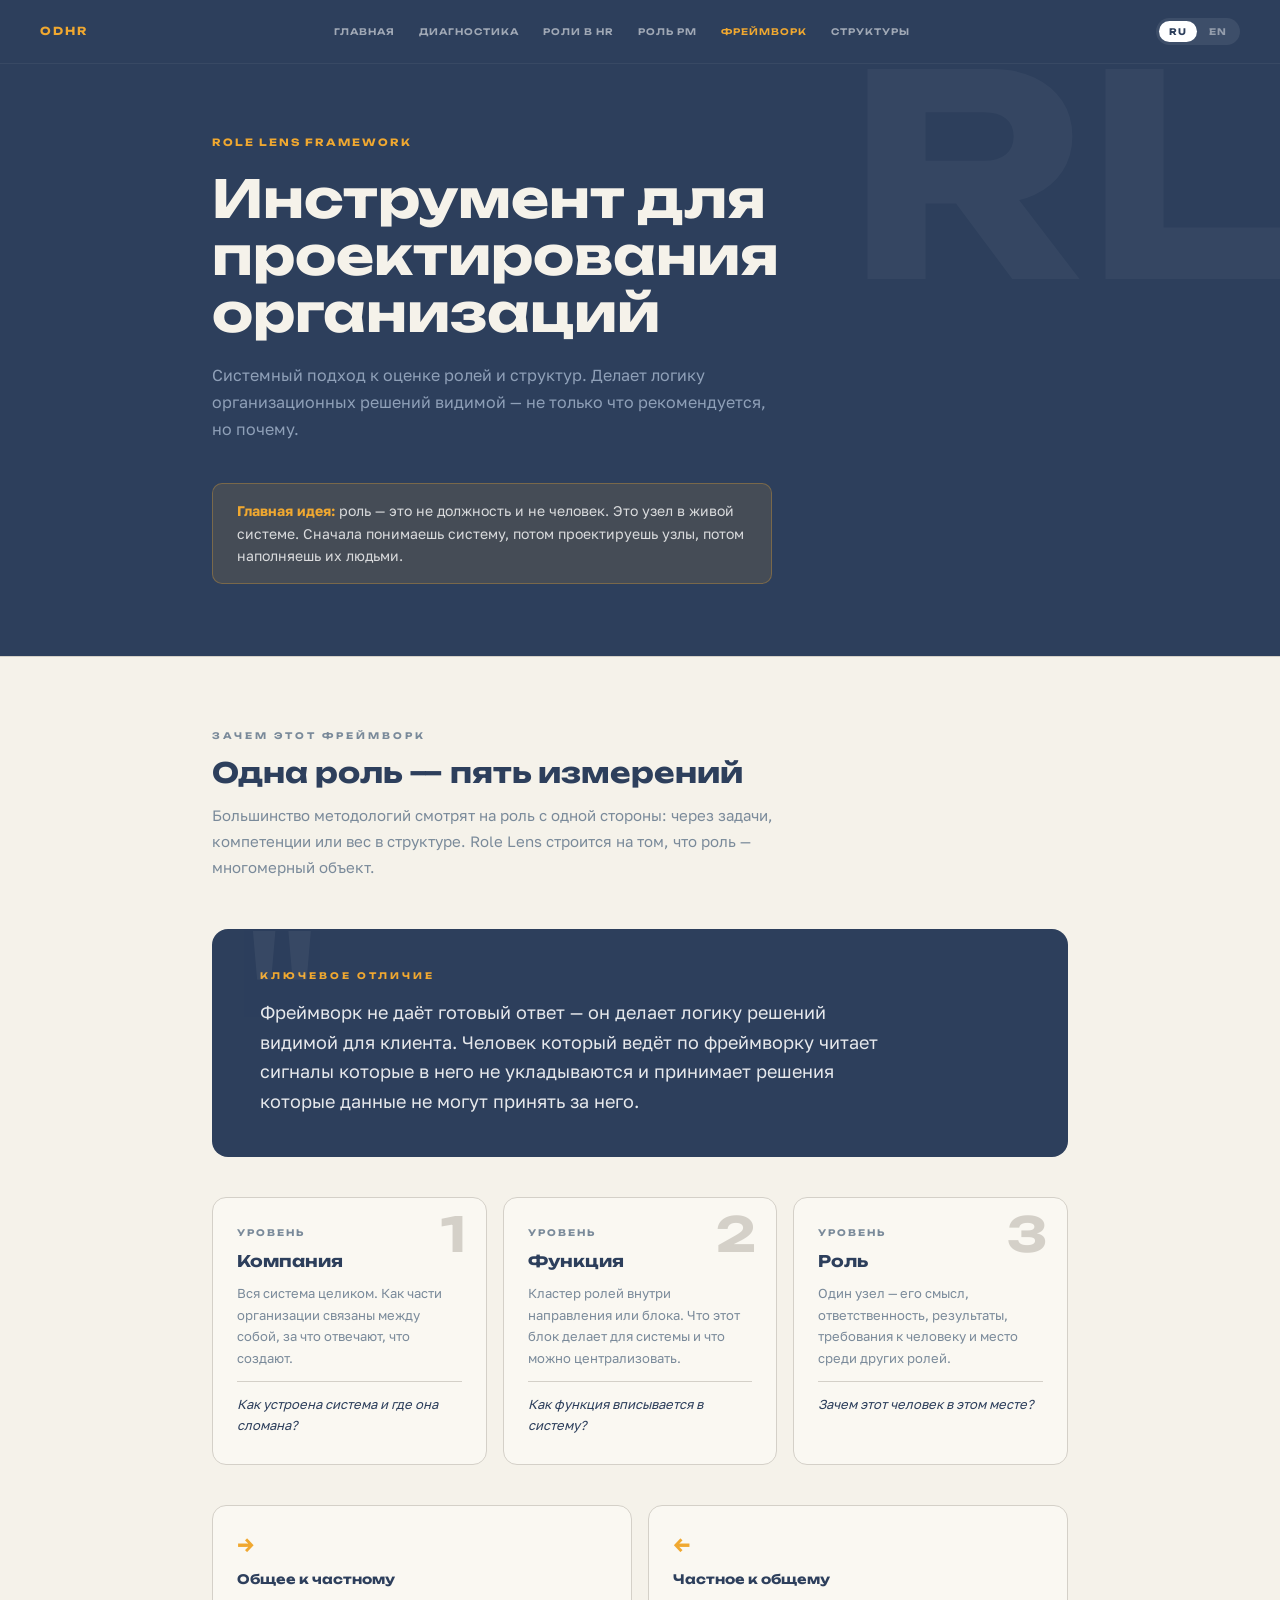
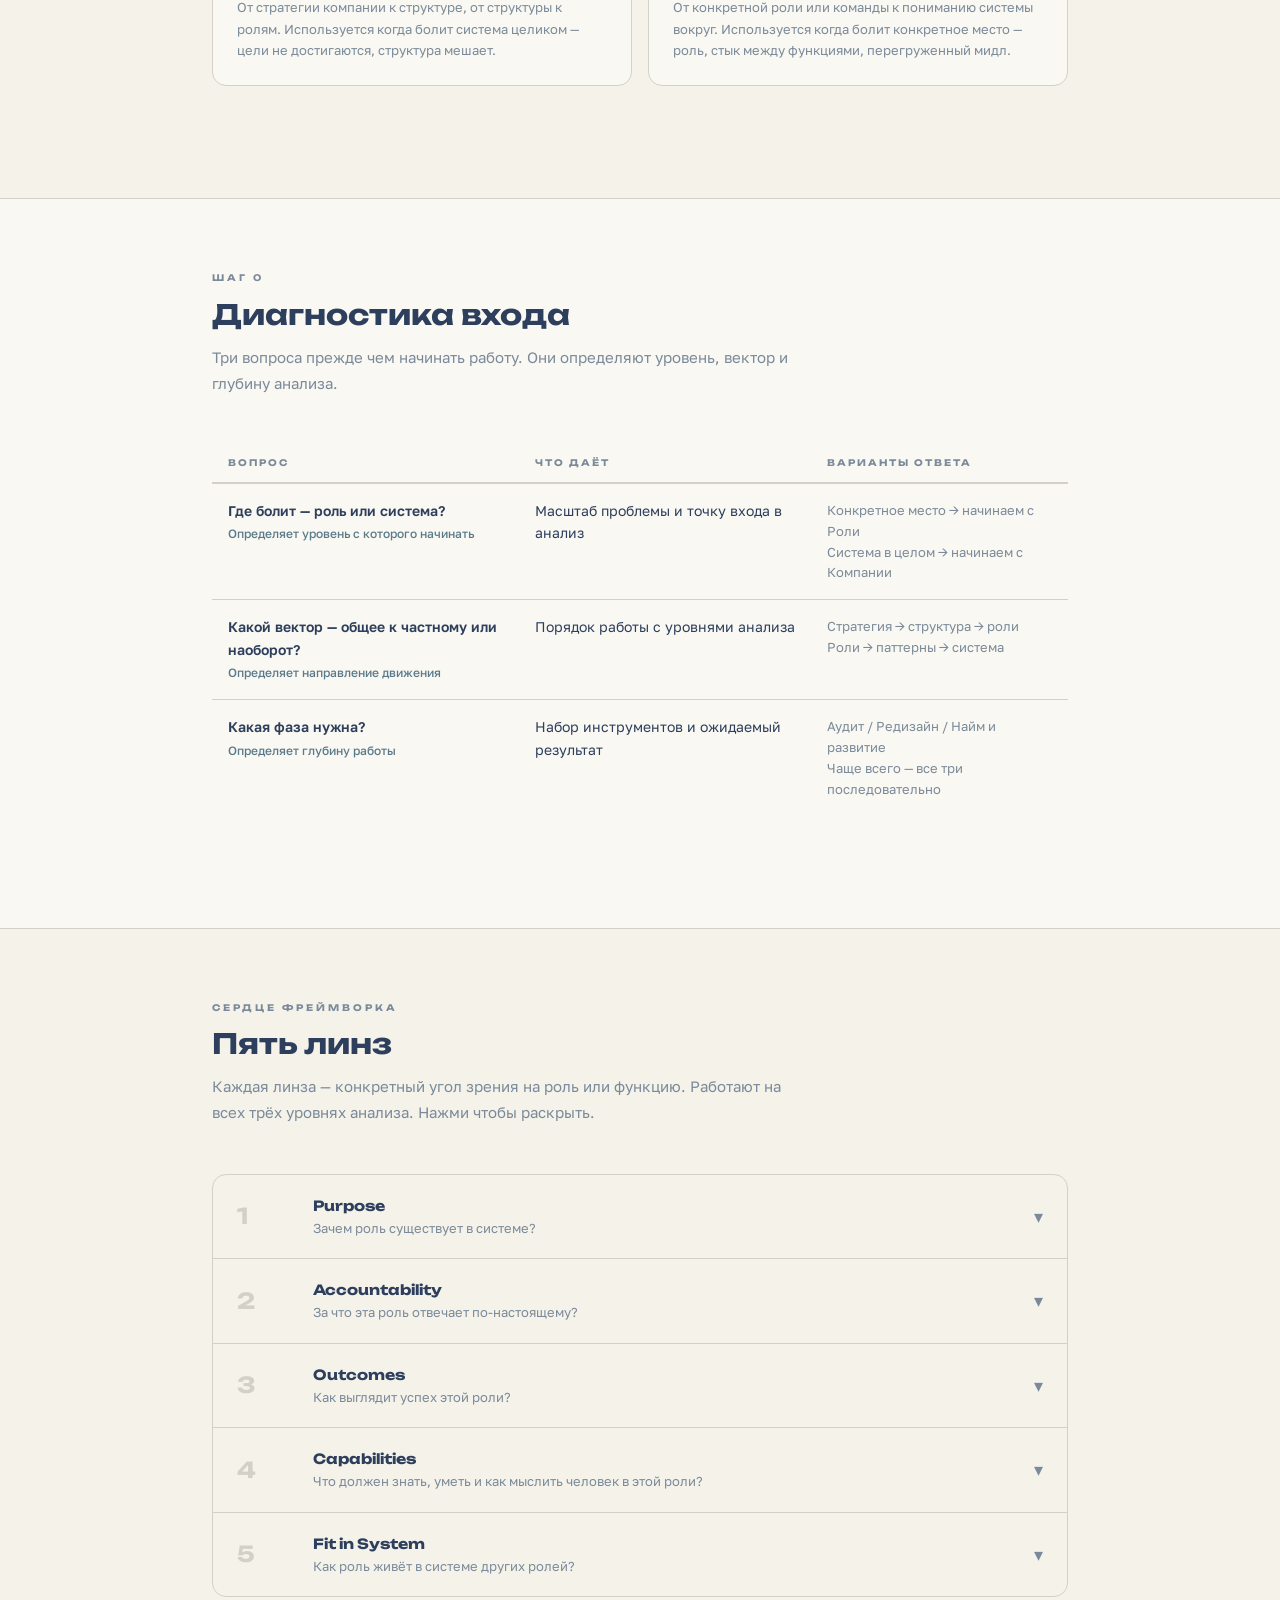
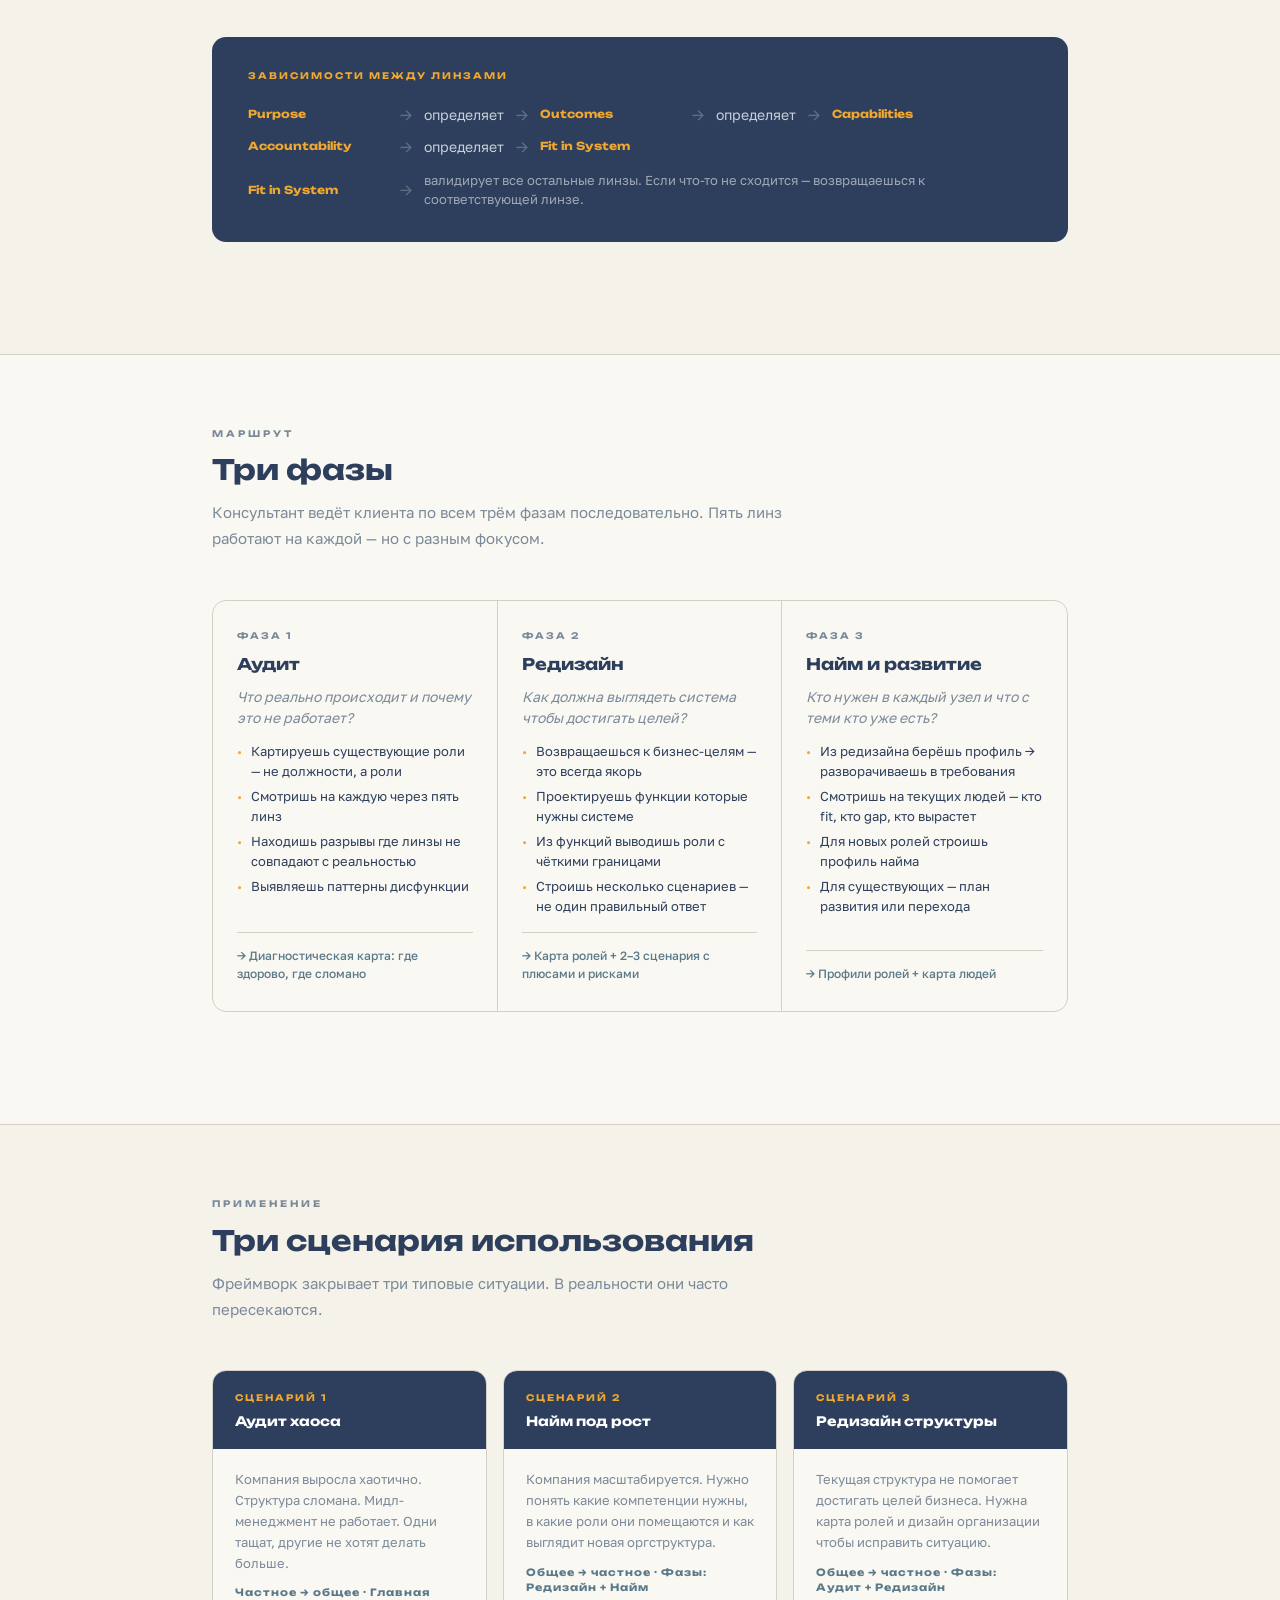
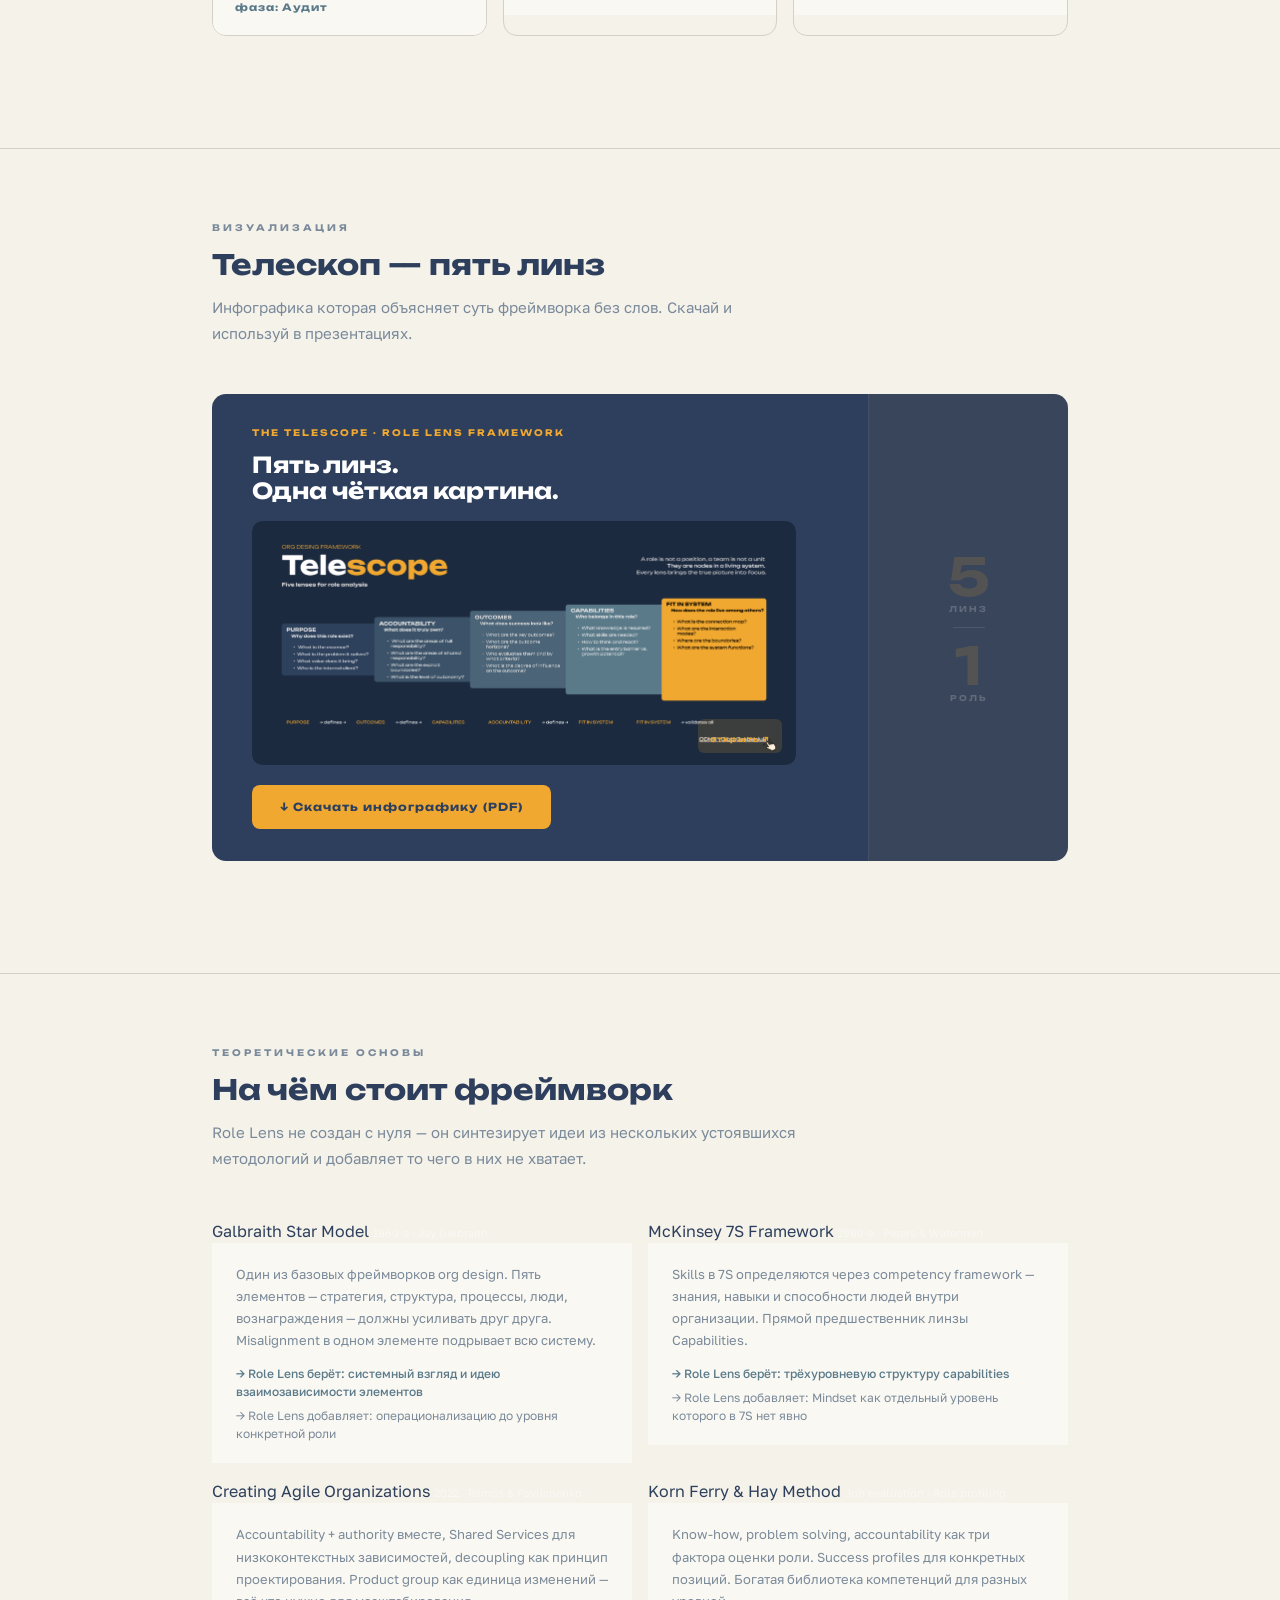
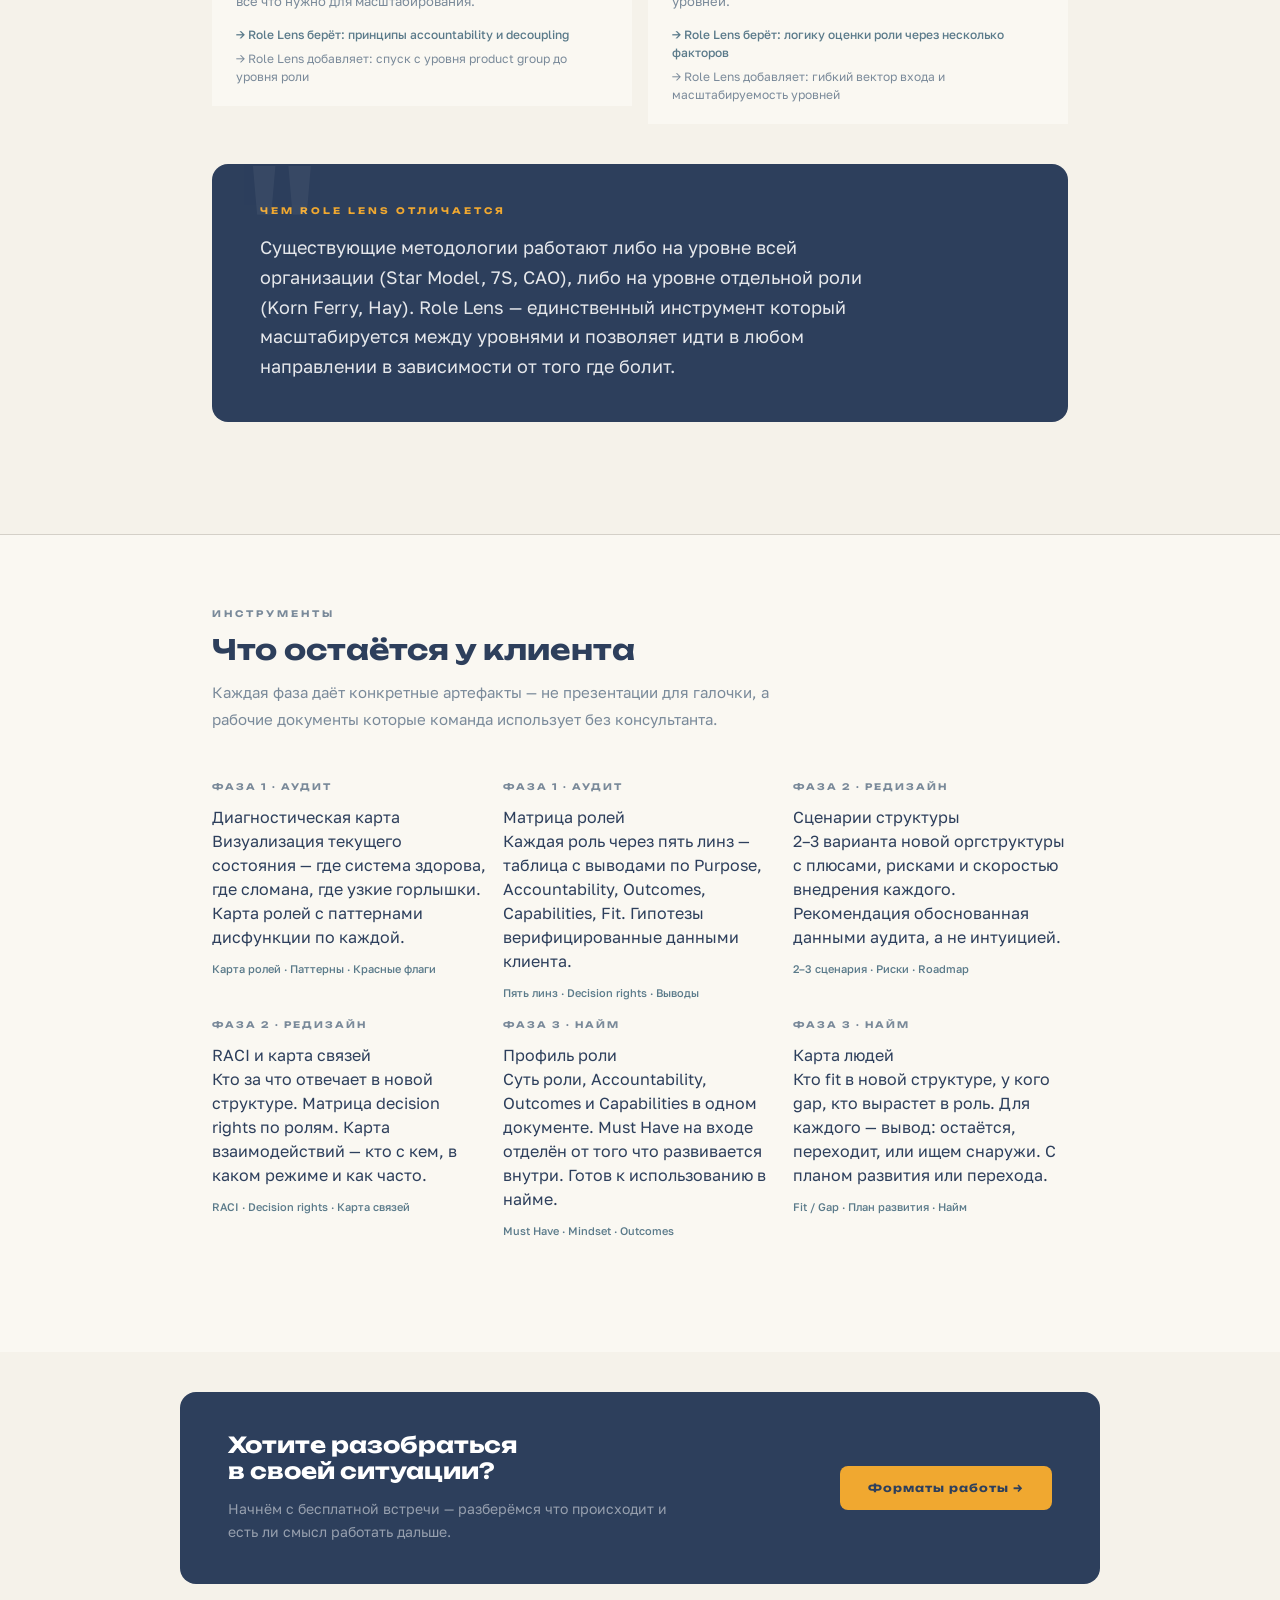
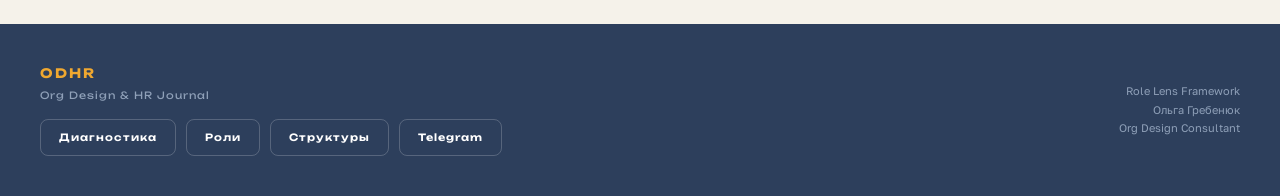
<file: framework.html>
<!DOCTYPE html>
<html lang="ru">
<head>
<meta charset="UTF-8">
<meta name="viewport" content="width=device-width, initial-scale=1.0">
<title>Role Lens Framework | ODHR Journal</title>
<link href="https://fonts.googleapis.com/css2?family=Unbounded:wght@300;400;600;700&family=Golos+Text:wght@400;500;600&display=swap" rel="stylesheet">
<link rel="stylesheet" href="global.css">
<style>
:root {
  --ink: #2d3f5c;
  --paper: #f5f2ea;
  --cream: #faf8f2;
  --accent: #f0a830;
  --accent2: #5a7a8a;
  --muted: #7a8a9a;
  --border: #d4d0c8;
}

* { box-sizing: border-box; margin: 0; padding: 0; }
body { font-family: 'Golos Text', sans-serif; background: var(--paper); color: var(--ink); min-height: 100vh; overflow-x: hidden; }

.container { max-width: 920px; margin: 0 auto; padding: 0 32px; }

/* NAV */
.site-nav { background: var(--ink); padding: 0 40px; display: flex; justify-content: space-between; align-items: center; height: 64px; position: sticky; top: 0; z-index: 1000; border-bottom: 1px solid rgba(255,255,255,0.05); }
.nav-brand { font-family: 'Unbounded', sans-serif; font-size: 11px; font-weight: 700; letter-spacing: 2px; color: var(--accent); text-decoration: none; }
.nav-menu { display: flex; gap: 24px; align-items: center; }
.nav-link { font-family: 'Unbounded', sans-serif; font-size: 9px; font-weight: 600; letter-spacing: 1px; color: rgba(255,255,255,0.55); text-decoration: none; transition: color 0.2s; text-transform: uppercase; }
.nav-link:hover { color: white; }
.nav-link.active { color: var(--accent); }
.menu-toggle { display: none; background: none; border: none; color: white; font-size: 20px; cursor: pointer; }

/* HERO */
.hero { background: var(--ink); color: var(--paper); padding: 64px 40px 72px; position: relative; overflow: hidden; }
.hero::before { content: 'RL'; position: absolute; right: -20px; top: -30px; font-family: 'Unbounded', sans-serif; font-size: 280px; font-weight: 700; opacity: 0.035; line-height: 1; pointer-events: none; color: white; }
.hero-tag { font-family: 'Unbounded', sans-serif; font-size: 10px; font-weight: 700; letter-spacing: 2px; text-transform: uppercase; color: var(--accent); margin-bottom: 20px; display: inline-block; }
.hero h1 { font-family: 'Unbounded', sans-serif; font-size: clamp(26px, 5vw, 52px); font-weight: 700; line-height: 1.1; max-width: 680px; margin-bottom: 20px; position: relative; z-index: 10; }
.hero-lead { font-size: 16px; color: #8fa0b8; max-width: 560px; line-height: 1.7; position: relative; z-index: 10; margin-bottom: 40px; }
.hero-claim { display: inline-block; background: rgba(240,168,48,0.12); border: 1px solid rgba(240,168,48,0.3); border-radius: 10px; padding: 16px 24px; font-size: 14px; color: rgba(255,255,255,0.8); line-height: 1.6; max-width: 560px; position: relative; z-index: 10; }
.hero-claim strong { color: var(--accent); }

/* SECTION */
.section { padding: 72px 0; border-top: 1px solid var(--border); }
.section.alt { background: var(--cream); }
.section-label { font-family: 'Unbounded', sans-serif; font-size: 9px; font-weight: 700; letter-spacing: 3px; text-transform: uppercase; color: var(--muted); margin-bottom: 12px; display: block; }
.section-title { font-family: 'Unbounded', sans-serif; font-size: clamp(18px, 3vw, 28px); font-weight: 700; line-height: 1.25; margin-bottom: 12px; }
.section-lead { font-size: 15px; color: var(--muted); max-width: 600px; line-height: 1.75; margin-bottom: 48px; }

/* IDEA BLOCK */
.idea-block { background: var(--ink); color: white; border-radius: 16px; padding: 40px 48px; margin-bottom: 40px; position: relative; overflow: hidden; }
.idea-block::before { content: '"'; position: absolute; top: -20px; left: 32px; font-family: 'Unbounded', sans-serif; font-size: 180px; opacity: 0.05; line-height: 1; }
.idea-label { font-family: 'Unbounded', sans-serif; font-size: 9px; font-weight: 700; letter-spacing: 3px; text-transform: uppercase; color: var(--accent); margin-bottom: 16px; display: block; }
.idea-text { font-size: 18px; line-height: 1.65; color: rgba(255,255,255,0.88); position: relative; z-index: 1; max-width: 640px; }

/* LEVELS */
.levels-grid { display: grid; grid-template-columns: repeat(3, 1fr); gap: 16px; margin-bottom: 40px; }
.level-card { border: 1.5px solid var(--border); border-radius: 14px; padding: 28px 24px; background: var(--cream); position: relative; overflow: hidden; }
.level-num { font-family: 'Unbounded', sans-serif; font-size: 48px; font-weight: 700; color: var(--border); position: absolute; top: 12px; right: 20px; line-height: 1; }
.level-tag { font-family: 'Unbounded', sans-serif; font-size: 9px; font-weight: 700; letter-spacing: 2px; text-transform: uppercase; color: var(--muted); margin-bottom: 10px; display: block; }
.level-name { font-family: 'Unbounded', sans-serif; font-size: 16px; font-weight: 700; margin-bottom: 10px; }
.level-desc { font-size: 13px; color: var(--muted); line-height: 1.65; }
.level-q { font-size: 13px; color: var(--ink); line-height: 1.6; margin-top: 12px; padding-top: 12px; border-top: 1px solid var(--border); font-style: italic; }

/* VECTORS */
.vectors { display: grid; grid-template-columns: 1fr 1fr; gap: 16px; margin-bottom: 40px; }
.vector-card { border: 1.5px solid var(--border); border-radius: 14px; padding: 24px; background: var(--cream); }
.vector-card.highlight { border-color: var(--accent2); background: rgba(90,122,138,0.06); }
.vector-arrow { font-family: 'Unbounded', sans-serif; font-size: 20px; font-weight: 700; color: var(--accent); margin-bottom: 10px; display: block; }
.vector-name { font-family: 'Unbounded', sans-serif; font-size: 13px; font-weight: 700; margin-bottom: 8px; }
.vector-desc { font-size: 13px; color: var(--muted); line-height: 1.65; }

/* ENTRY TABLE */
.entry-table { width: 100%; border-collapse: collapse; margin-bottom: 40px; }
.entry-table th { text-align: left; padding: 12px 16px; font-family: 'Unbounded', sans-serif; font-size: 9px; letter-spacing: 2px; text-transform: uppercase; color: var(--muted); border-bottom: 2px solid var(--border); }
.entry-table td { padding: 16px; border-bottom: 1px solid var(--border); font-size: 14px; vertical-align: top; line-height: 1.6; }
.entry-table tr:last-child td { border-bottom: none; }
.entry-table tr:hover td { background: rgba(240,168,48,0.04); }
.entry-q-text { font-weight: 600; color: var(--ink); }
.entry-gives { font-size: 12px; color: var(--accent2); font-weight: 500; }

/* LENSES */
.lenses-list { display: flex; flex-direction: column; gap: 0; border: 1.5px solid var(--border); border-radius: 14px; overflow: hidden; margin-bottom: 40px; }
.lens-item { border-bottom: 1px solid var(--border); }
.lens-item:last-child { border-bottom: none; }
.lens-header { display: grid; grid-template-columns: 56px 1fr auto; align-items: center; gap: 20px; padding: 20px 24px; cursor: pointer; transition: background 0.2s; }
.lens-header:hover { background: rgba(240,168,48,0.05); }
.lens-header.open { background: var(--ink); color: white; }
.lens-num { font-family: 'Unbounded', sans-serif; font-size: 22px; font-weight: 700; color: var(--border); line-height: 1; }
.lens-header.open .lens-num { color: rgba(255,255,255,0.25); }
.lens-title-wrap {}
.lens-name { font-family: 'Unbounded', sans-serif; font-size: 14px; font-weight: 700; margin-bottom: 3px; }
.lens-header.open .lens-name { color: var(--accent); }
.lens-question { font-size: 13px; color: var(--muted); }
.lens-header.open .lens-question { color: rgba(255,255,255,0.6); }
.lens-chevron { font-size: 18px; color: var(--muted); transition: transform 0.3s; }
.lens-header.open .lens-chevron { transform: rotate(180deg); color: white; }
.lens-body { display: none; padding: 28px 24px 32px; background: var(--cream); border-top: 1px solid var(--border); }
.lens-body.open { display: block; }

.lens-sub { font-family: 'Unbounded', sans-serif; font-size: 9px; font-weight: 700; letter-spacing: 2px; text-transform: uppercase; color: var(--muted); margin: 20px 0 10px; display: block; }
.lens-sub:first-child { margin-top: 0; }

.lens-flags { display: flex; flex-direction: column; gap: 6px; }
.lens-flag { display: flex; gap: 10px; font-size: 13px; color: var(--muted); line-height: 1.5; align-items: flex-start; }
.lens-flag::before { content: '—'; color: var(--accent); flex-shrink: 0; font-weight: 700; }

.lens-patterns { display: grid; grid-template-columns: 1fr 1fr; gap: 10px; }
.pattern-card { border: 1px solid var(--border); border-radius: 10px; padding: 14px 16px; background: white; }
.pattern-name { font-family: 'Unbounded', sans-serif; font-size: 10px; font-weight: 700; letter-spacing: 1px; color: var(--ink); margin-bottom: 5px; }
.pattern-desc { font-size: 12px; color: var(--muted); line-height: 1.5; }

.mini-table { width: 100%; border-collapse: collapse; margin: 8px 0; font-size: 13px; }
.mini-table th { text-align: left; padding: 8px 12px; font-family: 'Unbounded', sans-serif; font-size: 9px; letter-spacing: 1px; text-transform: uppercase; color: var(--muted); border-bottom: 1px solid var(--border); background: rgba(212,208,200,0.2); }
.mini-table td { padding: 10px 12px; border-bottom: 1px solid var(--border); vertical-align: top; line-height: 1.5; }
.mini-table tr:last-child td { border-bottom: none; }
.must { font-family: 'Unbounded', sans-serif; font-size: 9px; font-weight: 700; letter-spacing: 1px; color: var(--accent); }

/* PHASES */
.phases-grid { display: grid; grid-template-columns: repeat(3, 1fr); gap: 0; border: 1.5px solid var(--border); border-radius: 14px; overflow: hidden; margin-bottom: 40px; align-items: stretch; }
.phase-card { padding: 28px 24px; border-right: 1px solid var(--border); display: flex; flex-direction: column; }
.phase-card:last-child { border-right: none; }
.phase-num { font-family: 'Unbounded', sans-serif; font-size: 9px; font-weight: 700; letter-spacing: 2px; text-transform: uppercase; color: var(--muted); margin-bottom: 10px; display: block; }
.phase-name { font-family: 'Unbounded', sans-serif; font-size: 16px; font-weight: 700; margin-bottom: 10px; }
.phase-q { font-size: 14px; color: var(--muted); margin-bottom: 14px; font-style: italic; line-height: 1.5; }
.phase-steps { display: flex; flex-direction: column; gap: 6px; flex: 1; }
.phase-step { font-size: 13px; color: var(--ink); line-height: 1.5; padding-left: 14px; position: relative; }
.phase-step::before { content: '·'; position: absolute; left: 0; color: var(--accent); font-weight: 700; font-size: 16px; line-height: 1.2; }
.phase-out { margin-top: 16px; padding-top: 14px; border-top: 1px solid var(--border); font-size: 12px; color: var(--accent2); font-weight: 500; }

/* SCENARIOS */
.scenarios-grid { display: grid; grid-template-columns: repeat(3, 1fr); gap: 16px; margin-bottom: 40px; }
.scenario-card { border: 1.5px solid var(--border); border-radius: 14px; overflow: hidden; }
.scenario-top { background: var(--ink); padding: 20px 22px; }
.scenario-badge { font-family: 'Unbounded', sans-serif; font-size: 9px; font-weight: 700; letter-spacing: 2px; text-transform: uppercase; color: var(--accent); margin-bottom: 8px; display: block; }
.scenario-name { font-family: 'Unbounded', sans-serif; font-size: 13px; font-weight: 700; color: white; line-height: 1.3; }
.scenario-body { padding: 20px 22px; background: var(--cream); }
.scenario-trigger { font-size: 13px; color: var(--muted); line-height: 1.6; margin-bottom: 12px; }
.scenario-vector { font-family: 'Unbounded', sans-serif; font-size: 10px; font-weight: 700; letter-spacing: 1px; color: var(--accent2); }

/* DEPENDENCY */
.dep-block { background: var(--ink); border-radius: 14px; padding: 32px 36px; margin-bottom: 40px; }
.dep-title { font-family: 'Unbounded', sans-serif; font-size: 9px; font-weight: 700; letter-spacing: 2px; text-transform: uppercase; color: var(--accent); margin-bottom: 20px; display: block; }
.dep-chain { display: flex; flex-direction: column; gap: 8px; }
.dep-row { display: flex; align-items: center; gap: 12px; font-size: 14px; color: rgba(255,255,255,0.75); }
.dep-lens { font-family: 'Unbounded', sans-serif; font-size: 11px; font-weight: 700; color: var(--accent); min-width: 140px; }
.dep-arrow { color: rgba(255,255,255,0.25); font-size: 16px; }
.dep-desc { font-size: 13px; color: rgba(255,255,255,0.55); }

/* CASES
.cases-grid { display: grid; grid-template-columns: 1fr 1fr; gap: 16px; }
.case-card { border: 1.5px solid var(--border); border-radius: 14px; overflow: hidden; text-decoration: none; transition: all 0.2s; display: block; }
.case-card:hover { border-color: var(--ink); transform: translateY(-2px); box-shadow: 0 8px 24px rgba(0,0,0,0.08); }
.case-top { background: var(--ink); padding: 20px 24px; }
.case-industry { font-family: 'Unbounded', sans-serif; font-size: 9px; font-weight: 700; letter-spacing: 2px; text-transform: uppercase; color: var(--accent); margin-bottom: 8px; display: block; }
.case-title { font-family: 'Unbounded', sans-serif; font-size: 14px; font-weight: 700; color: white; line-height: 1.3; }
.case-body { padding: 20px 24px; background: var(--cream); }
.case-scenario { font-size: 13px; color: var(--muted); line-height: 1.6; margin-bottom: 12px; }
.case-result { font-size: 13px; color: var(--accent2); font-weight: 500; }
.case-link { font-family: 'Unbounded', sans-serif; font-size: 10px; font-weight: 700; letter-spacing: 1px; color: var(--ink); margin-top: 14px; display: block; } */

/* CTA BLOCK */
.cta-block { background: var(--ink); border-radius: 20px; padding: 52px 48px; margin: 48px 0; display: grid; grid-template-columns: 1fr auto; gap: 40px; align-items: center; }
.cta-block-title { font-family: 'Unbounded', sans-serif; font-size: clamp(16px, 2.5vw, 24px); font-weight: 700; color: white; line-height: 1.2; margin-bottom: 10px; }
.cta-block-sub { font-size: 14px; color: #8fa0b8; line-height: 1.6; }

/* FOOTER */
.site-footer { background: var(--ink); color: white; padding: 40px; }
.footer-inner { display: flex; justify-content: space-between; align-items: center; flex-wrap: wrap; gap: 24px; }
.footer-brand { font-family: 'Unbounded', sans-serif; font-size: 13px; font-weight: 700; letter-spacing: 2px; color: var(--accent); }
.footer-brand span { display: block; font-size: 10px; font-weight: 400; color: #8fa0b8; margin-top: 4px; letter-spacing: 1px; }
.footer-copy { font-size: 11px; color: #8fa0b8; text-align: right; line-height: 1.7; }

@media (max-width: 768px) {
  .site-nav { padding: 0 20px; }
  .menu-toggle { display: block; }
  .nav-menu { display: none; position: absolute; top: 64px; left: 0; width: 100%; background: var(--ink); flex-direction: column; padding: 20px 0; border-bottom: 1px solid rgba(255,255,255,0.1); }
  .nav-menu.open { display: flex; }
  .hero { padding: 48px 24px 56px; }
  .section { padding: 48px 0; }
  .container { padding: 0 20px; }
  .levels-grid { grid-template-columns: 1fr; }
  .vectors { grid-template-columns: 1fr; }
  .phases-grid { grid-template-columns: 1fr; }
  .phase-card { border-right: none; border-bottom: 1px solid var(--border); }
  .phase-card:last-child { border-bottom: none; }
  .scenarios-grid { grid-template-columns: 1fr; }
  .cases-grid { grid-template-columns: 1fr; }
  .lens-patterns { grid-template-columns: 1fr; }
  .idea-block { padding: 28px 24px; }
}
</style>
</head>
<body>

<!-- NAV -->
<nav class="site-nav">
  <a href="home.html" class="nav-brand">ODHR</a>
  <div class="nav-menu" id="nav-menu">
    <a href="home.html" class="nav-link cross-link" id="nav-home">Главная</a>
    <a href="index.html" class="nav-link cross-link" id="nav-diag">Диагностика</a>
    <a href="hr_roles_guide.html" class="nav-link cross-link" id="nav-guide">Роли в HR</a>
    <a href="pm_skillset.html" class="nav-link cross-link" id="nav-pm">Роль PM</a>
    <a href="framework.html" class="nav-link active cross-link" id="nav-fw">Фреймворк</a>
    <a href="structure.html" class="nav-link cross-link" id="nav-str">Структуры</a>
  </div>
  <div class="nav-actions">
    <div class="lang-toggle">
      <button class="lang-btn active" onclick="changePageLang('ru')" id="btn-lang-ru">RU</button>
      <button class="lang-btn" onclick="changePageLang('en')" id="btn-lang-en">EN</button>
    </div>
    <button class="menu-toggle" id="mobile-menu-btn">☰</button>
  </div>
</nav>

<!-- HERO -->
<section class="hero">
  <div class="container">
    <span class="hero-tag">Role Lens Framework</span>
    <h1>Инструмент для проектирования организаций</h1>
    <p class="hero-lead">Системный подход к оценке ролей и структур. Делает логику организационных решений видимой — не только что рекомендуется, но почему.</p>
    <div class="hero-claim">
      <strong>Главная идея:</strong> роль — это не должность и не человек. Это узел в живой системе. Сначала понимаешь систему, потом проектируешь узлы, потом наполняешь их людьми.
    </div>
  </div>
</section>

<!-- WHY -->
<section class="section">
  <div class="container">
    <span class="section-label">Зачем этот фреймворк</span>
    <h2 class="section-title">Одна роль — пять измерений</h2>
    <p class="section-lead">Большинство методологий смотрят на роль с одной стороны: через задачи, компетенции или вес в структуре. Role Lens строится на том, что роль — многомерный объект.</p>

    <div class="idea-block">
      <span class="idea-label">Ключевое отличие</span>
      <p class="idea-text">Фреймворк не даёт готовый ответ — он делает логику решений видимой для клиента. Человек который ведёт по фреймворку читает сигналы которые в него не укладываются и принимает решения которые данные не могут принять за него.</p>
    </div>

    <div class="levels-grid">
      <div class="level-card">
        <span class="level-num">1</span>
        <span class="level-tag">Уровень</span>
        <div class="level-name">Компания</div>
        <div class="level-desc">Вся система целиком. Как части организации связаны между собой, за что отвечают, что создают.</div>
        <div class="level-q">Как устроена система и где она сломана?</div>
      </div>
      <div class="level-card">
        <span class="level-num">2</span>
        <span class="level-tag">Уровень</span>
        <div class="level-name">Функция</div>
        <div class="level-desc">Кластер ролей внутри направления или блока. Что этот блок делает для системы и что можно централизовать.</div>
        <div class="level-q">Как функция вписывается в систему?</div>
      </div>
      <div class="level-card">
        <span class="level-num">3</span>
        <span class="level-tag">Уровень</span>
        <div class="level-name">Роль</div>
        <div class="level-desc">Один узел — его смысл, ответственность, результаты, требования к человеку и место среди других ролей.</div>
        <div class="level-q">Зачем этот человек в этом месте?</div>
      </div>
    </div>

    <div class="vectors">
      <div class="vector-card">
        <span class="vector-arrow">→</span>
        <div class="vector-name">Общее к частному</div>
        <div class="vector-desc">От стратегии компании к структуре, от структуры к ролям. Используется когда болит система целиком — цели не достигаются, структура мешает.</div>
      </div>
      <div class="vector-card">
        <span class="vector-arrow">←</span>
        <div class="vector-name">Частное к общему</div>
        <div class="vector-desc">От конкретной роли или команды к пониманию системы вокруг. Используется когда болит конкретное место — роль, стык между функциями, перегруженный мидл.</div>
      </div>
    </div>
  </div>
</section>

<!-- ENTRY DIAGNOSIS -->
<section class="section alt">
  <div class="container">
    <span class="section-label">Шаг 0</span>
    <h2 class="section-title">Диагностика входа</h2>
    <p class="section-lead">Три вопроса прежде чем начинать работу. Они определяют уровень, вектор и глубину анализа.</p>

    <table class="entry-table">
      <thead>
        <tr>
          <th>Вопрос</th>
          <th>Что даёт</th>
          <th>Варианты ответа</th>
        </tr>
      </thead>
      <tbody>
        <tr>
          <td><span class="entry-q-text">Где болит — роль или система?</span><br><span class="entry-gives">Определяет уровень с которого начинать</span></td>
          <td>Масштаб проблемы и точку входа в анализ</td>
          <td style="font-size:13px;color:var(--muted);">Конкретное место → начинаем с Роли<br>Система в целом → начинаем с Компании</td>
        </tr>
        <tr>
          <td><span class="entry-q-text">Какой вектор — общее к частному или наоборот?</span><br><span class="entry-gives">Определяет направление движения</span></td>
          <td>Порядок работы с уровнями анализа</td>
          <td style="font-size:13px;color:var(--muted);">Стратегия → структура → роли<br>Роли → паттерны → система</td>
        </tr>
        <tr>
          <td><span class="entry-q-text">Какая фаза нужна?</span><br><span class="entry-gives">Определяет глубину работы</span></td>
          <td>Набор инструментов и ожидаемый результат</td>
          <td style="font-size:13px;color:var(--muted);">Аудит / Редизайн / Найм и развитие<br>Чаще всего — все три последовательно</td>
        </tr>
      </tbody>
    </table>
  </div>
</section>

<!-- FIVE LENSES -->
<section class="section">
  <div class="container">
    <span class="section-label">Сердце фреймворка</span>
    <h2 class="section-title">Пять линз</h2>
    <p class="section-lead">Каждая линза — конкретный угол зрения на роль или функцию. Работают на всех трёх уровнях анализа. Нажми чтобы раскрыть.</p>

    <div class="lenses-list">

      <!-- LENS 1: PURPOSE -->
      <div class="lens-item">
        <div class="lens-header" onclick="toggleLens(this)">
          <div class="lens-num">1</div>
          <div class="lens-title-wrap">
            <div class="lens-name">Purpose</div>
            <div class="lens-question">Зачем роль существует в системе?</div>
          </div>
          <span class="lens-chevron">▾</span>
        </div>
        <div class="lens-body">
          <span class="lens-sub">Четыре элемента</span>
          <table class="mini-table">
            <thead><tr><th>Элемент</th><th>Вопрос</th></tr></thead>
            <tbody>
              <tr><td><strong>Суть роли</strong></td><td>Одно предложение: [Роль] существует чтобы [глагол] [объект] так чтобы [результат для системы]</td></tr>
              <tr><td><strong>Проблема бизнеса</strong></td><td>Рост, риск или эффективность — что решает эта роль?</td></tr>
              <tr><td><strong>Тип ценности</strong></td><td>Revenue, Protection, Enablement или Direction — что доминирует?</td></tr>
              <tr><td><strong>Внутренний клиент</strong></td><td>Кто страдает первым когда роль работает плохо?</td></tr>
            </tbody>
          </table>
          <span class="lens-sub">Красные флаги</span>
          <div class="lens-flags">
            <div class="lens-flag">Purpose сформулирован через активности, не через результат</div>
            <div class="lens-flag">Разные стейкхолдеры описывают роль по-разному</div>
            <div class="lens-flag">Роль существует «потому что всегда была»</div>
            <div class="lens-flag">Внутренний клиент не определён или их слишком много</div>
          </div>
        </div>
      </div>

      <!-- LENS 2: ACCOUNTABILITY -->
      <div class="lens-item">
        <div class="lens-header" onclick="toggleLens(this)">
          <div class="lens-num">2</div>
          <div class="lens-title-wrap">
            <div class="lens-name">Accountability</div>
            <div class="lens-question">За что эта роль отвечает по-настоящему?</div>
          </div>
          <span class="lens-chevron">▾</span>
        </div>
        <div class="lens-body">
          <span class="lens-sub">Decision rights — уровни автономии</span>
          <table class="mini-table">
            <thead><tr><th>Уровень</th><th>Что означает</th></tr></thead>
            <tbody>
              <tr><td><strong>Decide</strong></td><td>Принимает решение самостоятельно — полный ownership</td></tr>
              <tr><td><strong>Approve</strong></td><td>Финальное согласование чужого решения</td></tr>
              <tr><td><strong>Recommend</strong></td><td>Предлагает, кто-то другой решает</td></tr>
              <tr><td><strong>Input</strong></td><td>Даёт информацию, не влияет на решение</td></tr>
              <tr><td><strong>Inform</strong></td><td>Получает информацию после решения</td></tr>
            </tbody>
          </table>
          <span class="lens-sub">Паттерны дисфункции</span>
          <div class="lens-patterns">
            <div class="pattern-card">
              <div class="pattern-name">Vacuum</div>
              <div class="pattern-desc">Зона есть, ownership нет. Никто не принимает решения — либо все, либо никто.</div>
            </div>
            <div class="pattern-card">
              <div class="pattern-name">Overlap</div>
              <div class="pattern-desc">Две роли считают одну зону своей. Постоянное трение и дублирование.</div>
            </div>
            <div class="pattern-card">
              <div class="pattern-name">Overload</div>
              <div class="pattern-desc">Одна роль держит слишком много зон. Человек тащит, система хрупкая.</div>
            </div>
            <div class="pattern-card">
              <div class="pattern-name">Phantom</div>
              <div class="pattern-desc">Формально отвечает, реально не влияет. Ownership без власти.</div>
            </div>
          </div>
          <span class="lens-sub" style="margin-top:20px;">Красные флаги</span>
          <div class="lens-flags">
            <div class="lens-flag">Мидл-менеджер не может назвать ни одного решения которое принял самостоятельно</div>
            <div class="lens-flag">Одна и та же зона «принадлежит» двум людям</div>
            <div class="lens-flag">Роль отвечает за результат но не влияет на процесс его достижения</div>
          </div>
        </div>
      </div>

      <!-- LENS 3: OUTCOMES -->
      <div class="lens-item">
        <div class="lens-header" onclick="toggleLens(this)">
          <div class="lens-num">3</div>
          <div class="lens-title-wrap">
            <div class="lens-name">Outcomes</div>
            <div class="lens-question">Как выглядит успех этой роли?</div>
          </div>
          <span class="lens-chevron">▾</span>
        </div>
        <div class="lens-body">
          <span class="lens-sub">Output vs Outcome — ключевое различие</span>
          <table class="mini-table">
            <thead><tr><th></th><th>Output</th><th>Outcome</th></tr></thead>
            <tbody>
              <tr><td><strong>Что это</strong></td><td>Результат активности</td><td>Результат для системы</td></tr>
              <tr><td><strong>Вопрос</strong></td><td>Что сделано?</td><td>Что изменилось?</td></tr>
              <tr><td><strong>Пример</strong></td><td>Провёл 20 встреч</td><td>Конверсия выросла на 15%</td></tr>
            </tbody>
          </table>
          <span class="lens-sub">Горизонты оценки</span>
          <table class="mini-table">
            <thead><tr><th>Горизонт</th><th>Когда виден результат</th><th>Типичные роли</th></tr></thead>
            <tbody>
              <tr><td><strong>Тактический</strong></td><td>Недели, месяц</td><td>Operations, Support, Sales</td></tr>
              <tr><td><strong>Квартальный</strong></td><td>3–6 месяцев</td><td>Product, Marketing, HR</td></tr>
              <tr><td><strong>Стратегический</strong></td><td>1–2 года</td><td>C-level, Org Design, R&D</td></tr>
            </tbody>
          </table>
          <span class="lens-sub">Красные флаги</span>
          <div class="lens-flags">
            <div class="lens-flag">Успех роли описывают через активности, не результаты</div>
            <div class="lens-flag">Горизонт оценки не совпадает с горизонтом реального результата</div>
            <div class="lens-flag">Никто не может назвать как выглядит провал в этой роли</div>
            <div class="lens-flag">Два outcomes одной роли противоречат друг другу</div>
          </div>
        </div>
      </div>

      <!-- LENS 4: CAPABILITIES -->
      <div class="lens-item">
        <div class="lens-header" onclick="toggleLens(this)">
          <div class="lens-num">4</div>
          <div class="lens-title-wrap">
            <div class="lens-name">Capabilities</div>
            <div class="lens-question">Что должен знать, уметь и как мыслить человек в этой роли?</div>
          </div>
          <span class="lens-chevron">▾</span>
        </div>
        <div class="lens-body">
          <span class="lens-sub">Три уровня — все обязательны</span>
          <table class="mini-table">
            <thead><tr><th>Уровень</th><th>Что это</th><th>Развиваемость</th></tr></thead>
            <tbody>
              <tr><td><strong>Knowledge</strong></td><td>Что знает — domain, functional, contextual</td><td>Высокая — 3–6 мес</td></tr>
              <tr><td><strong>Skills</strong></td><td>Что умеет делать в наблюдаемых ситуациях</td><td>Средняя — 6–12 мес</td></tr>
              <tr><td><strong>Mindset</strong></td><td>Как мыслит и реагирует под давлением</td><td>Низкая — нужен на входе</td></tr>
            </tbody>
          </table>
          <span class="lens-sub">Пять осей Mindset</span>
          <table class="mini-table">
            <thead><tr><th>Ось</th><th>Полюс А</th><th>Полюс Б</th></tr></thead>
            <tbody>
              <tr><td>Неопределённость</td><td>Нужна ясность чтобы двигаться</td><td>Движется создавая ясность</td></tr>
              <tr><td>Ответственность</td><td>Берёт когда дают</td><td>Берёт сам когда видит gap</td></tr>
              <tr><td>Обратная связь</td><td>Воспринимает как угрозу</td><td>Воспринимает как данные</td></tr>
              <tr><td>Масштаб</td><td>Комфортен в стабильной среде</td><td>Энергизируется от сложности</td></tr>
              <tr><td>Система vs люди</td><td>Оптимизирует процессы</td><td>Оптимизирует отношения</td></tr>
            </tbody>
          </table>
          <span class="lens-sub">Красные флаги</span>
          <div class="lens-flags">
            <div class="lens-flag">Capabilities описаны как абстрактные качества без наблюдаемых проявлений</div>
            <div class="lens-flag">Список нереалистичен — такого человека не существует</div>
            <div class="lens-flag">Mindset не описан или описан как «командный игрок»</div>
            <div class="lens-flag">Capabilities не выведены из Outcomes роли</div>
          </div>
        </div>
      </div>

      <!-- LENS 5: FIT IN SYSTEM -->
      <div class="lens-item">
        <div class="lens-header" onclick="toggleLens(this)">
          <div class="lens-num">5</div>
          <div class="lens-title-wrap">
            <div class="lens-name">Fit in System</div>
            <div class="lens-question">Как роль живёт в системе других ролей?</div>
          </div>
          <span class="lens-chevron">▾</span>
        </div>
        <div class="lens-body">
          <span class="lens-sub">Системные функции роли</span>
          <table class="mini-table">
            <thead><tr><th>Функция</th><th>Описание</th><th>Риск</th></tr></thead>
            <tbody>
              <tr><td><strong>Connector</strong></td><td>Связывает части системы между собой</td><td>Если уйдёт — система распадается</td></tr>
              <tr><td><strong>Gatekeeper</strong></td><td>Контролирует поток через себя</td><td>Bottleneck при перегрузке</td></tr>
              <tr><td><strong>Enabler</strong></td><td>Создаёт условия для работы других</td><td>Невидима пока не сломается</td></tr>
              <tr><td><strong>Driver</strong></td><td>Тянет систему вперёд</td><td>Выгорание если система сопротивляется</td></tr>
              <tr><td><strong>Stabilizer</strong></td><td>Удерживает систему от хаоса</td><td>Тормозит изменения</td></tr>
            </tbody>
          </table>
          <span class="lens-sub">Паттерны дисфункции в системе</span>
          <div class="lens-patterns">
            <div class="pattern-card">
              <div class="pattern-name">Bottleneck node</div>
              <div class="pattern-desc">Все потоки через одну роль. Система зависит от пропускной способности одного человека.</div>
            </div>
            <div class="pattern-card">
              <div class="pattern-name">Isolated node</div>
              <div class="pattern-desc">Роль слабо связана с системой. Работает в вакууме, влияние минимально.</div>
            </div>
            <div class="pattern-card">
              <div class="pattern-name">Boundary conflict</div>
              <div class="pattern-desc">Постоянное трение на стыке двух ролей — структурная проблема, не личная.</div>
            </div>
            <div class="pattern-card">
              <div class="pattern-name">Dependency trap</div>
              <div class="pattern-desc">Роль не может двигаться без постоянного input от другой. Автономия нулевая.</div>
            </div>
          </div>
          <span class="lens-sub" style="margin-top:20px;">Красные флаги</span>
          <div class="lens-flags">
            <div class="lens-flag">Карты связей у соседних ролей не совпадают</div>
            <div class="lens-flag">Есть зоны которые никто не считает своими</div>
            <div class="lens-flag">Постоянные конфликты на стыке одних и тех же ролей</div>
            <div class="lens-flag">Одна роль — единственная точка входа для критического потока</div>
          </div>
        </div>
      </div>

    </div>

    <div class="dep-block">
      <span class="dep-title">Зависимости между линзами</span>
      <div class="dep-chain">
        <div class="dep-row">
          <span class="dep-lens">Purpose</span>
          <span class="dep-arrow">→</span>
          <span>определяет</span>
          <span class="dep-arrow">→</span>
          <span class="dep-lens">Outcomes</span>
          <span class="dep-arrow">→</span>
          <span>определяет</span>
          <span class="dep-arrow">→</span>
          <span class="dep-lens">Capabilities</span>
        </div>
        <div class="dep-row">
          <span class="dep-lens">Accountability</span>
          <span class="dep-arrow">→</span>
          <span>определяет</span>
          <span class="dep-arrow">→</span>
          <span class="dep-lens">Fit in System</span>
        </div>
        <div class="dep-row" style="margin-top:4px;">
          <span class="dep-lens">Fit in System</span>
          <span class="dep-arrow">→</span>
          <span class="dep-desc">валидирует все остальные линзы. Если что-то не сходится — возвращаешься к соответствующей линзе.</span>
        </div>
      </div>
    </div>
  </div>
</section>

<!-- THREE PHASES -->
<section class="section alt">
  <div class="container">
    <span class="section-label">Маршрут</span>
    <h2 class="section-title">Три фазы</h2>
    <p class="section-lead">Консультант ведёт клиента по всем трём фазам последовательно. Пять линз работают на каждой — но с разным фокусом.</p>

    <div class="phases-grid">
      <div class="phase-card">
        <span class="phase-num">Фаза 1</span>
        <div class="phase-name">Аудит</div>
        <div class="phase-q">Что реально происходит и почему это не работает?</div>
        <div class="phase-steps">
          <div class="phase-step">Картируешь существующие роли — не должности, а роли</div>
          <div class="phase-step">Смотришь на каждую через пять линз</div>
          <div class="phase-step">Находишь разрывы где линзы не совпадают с реальностью</div>
          <div class="phase-step">Выявляешь паттерны дисфункции</div>
        </div>
        <div class="phase-out">→ Диагностическая карта: где здорово, где сломано</div>
      </div>
      <div class="phase-card">
        <span class="phase-num">Фаза 2</span>
        <div class="phase-name">Редизайн</div>
        <div class="phase-q">Как должна выглядеть система чтобы достигать целей?</div>
        <div class="phase-steps">
          <div class="phase-step">Возвращаешься к бизнес-целям — это всегда якорь</div>
          <div class="phase-step">Проектируешь функции которые нужны системе</div>
          <div class="phase-step">Из функций выводишь роли с чёткими границами</div>
          <div class="phase-step">Строишь несколько сценариев — не один правильный ответ</div>
        </div>
        <div class="phase-out">→ Карта ролей + 2–3 сценария с плюсами и рисками</div>
      </div>
      <div class="phase-card">
        <span class="phase-num">Фаза 3</span>
        <div class="phase-name">Найм и развитие</div>
        <div class="phase-q">Кто нужен в каждый узел и что с теми кто уже есть?</div>
        <div class="phase-steps">
          <div class="phase-step">Из редизайна берёшь профиль → разворачиваешь в требования</div>
          <div class="phase-step">Смотришь на текущих людей — кто fit, кто gap, кто вырастет</div>
          <div class="phase-step">Для новых ролей строишь профиль найма</div>
          <div class="phase-step">Для существующих — план развития или перехода</div>
        </div>
        <div class="phase-out">→ Профили ролей + карта людей</div>
      </div>
    </div>
  </div>
</section>

<!-- SCENARIOS -->
<section class="section">
  <div class="container">
    <span class="section-label">Применение</span>
    <h2 class="section-title">Три сценария использования</h2>
    <p class="section-lead">Фреймворк закрывает три типовые ситуации. В реальности они часто пересекаются.</p>

    <div class="scenarios-grid">
      <div class="scenario-card">
        <div class="scenario-top">
          <span class="scenario-badge">Сценарий 1</span>
          <div class="scenario-name">Аудит хаоса</div>
        </div>
        <div class="scenario-body">
          <div class="scenario-trigger">Компания выросла хаотично. Структура сломана. Мидл-менеджмент не работает. Одни тащат, другие не хотят делать больше.</div>
          <div class="scenario-vector">Частное → общее · Главная фаза: Аудит</div>
        </div>
      </div>
      <div class="scenario-card">
        <div class="scenario-top">
          <span class="scenario-badge">Сценарий 2</span>
          <div class="scenario-name">Найм под рост</div>
        </div>
        <div class="scenario-body">
          <div class="scenario-trigger">Компания масштабируется. Нужно понять какие компетенции нужны, в какие роли они помещаются и как выглядит новая оргструктура.</div>
          <div class="scenario-vector">Общее → частное · Фазы: Редизайн + Найм</div>
        </div>
      </div>
      <div class="scenario-card">
        <div class="scenario-top">
          <span class="scenario-badge">Сценарий 3</span>
          <div class="scenario-name">Редизайн структуры</div>
        </div>
        <div class="scenario-body">
          <div class="scenario-trigger">Текущая структура не помогает достигать целей бизнеса. Нужна карта ролей и дизайн организации чтобы исправить ситуацию.</div>
          <div class="scenario-vector">Общее → частное · Фазы: Аудит + Редизайн</div>
        </div>
      </div>
    </div>
  </div>
</section>

<!-- CASES
<section class="section alt">
  <div class="container">
    <span class="section-label">Кейсы</span>
    <h2 class="section-title">Фреймворк в действии</h2>
    <p class="section-lead">Два реальных кейса разобранных пошагово через все фазы и линзы.</p>

    <div class="cases-grid">
      <a class="case-card" href="edtech_case_v2.html">
        <div class="case-top">
          <span class="case-industry">EdTech · Сценарий 3</span>
          <div class="case-title">Когда структура мешает расти</div>
        </div>
        <div class="case-body">
          <div class="case-scenario">Три направления, три параллельных стека ролей. Производство курса — 9 месяцев. Все говорят что оптимизировать нечего.</div>
          <div class="case-result">→ Реализован Shared Services Center</div>
          <span class="case-link">Читать кейс →</span>
        </div>
      </a>
      <a class="case-card" href="neginski_case.html">
        <div class="case-top">
          <span class="case-industry">Недвижимость · Сценарий 2</span>
          <div class="case-title">Строим HR-функцию с нуля</div>
        </div>
        <div class="case-body">
          <div class="case-scenario">Международная компания ~200 человек. HR-задачи размазаны по финансам, операционке и рекрутменту без единого центра.</div>
          <div class="case-result">→ Модель OIS + PCI, roadmap 90 дней</div>
          <span class="case-link">Читать кейс →</span>
        </div>
      </a>
    </div>
  </div>
</section> -->

<!-- TELESCOPE -->
<section class="section">
  <div class="container">
    <span class="section-label">Визуализация</span>
    <h2 class="section-title">Телескоп — пять линз</h2>
    <p class="section-lead">Инфографика которая объясняет суть фреймворка без слов. Скачай и используй в презентациях.</p>

    <div style="display:grid;grid-template-columns:1fr auto;gap:32px;align-items:center;background:var(--ink);border-radius:14px;overflow:hidden;margin-bottom:40px;">

      <!-- PREVIEW -->
      <div style="padding:32px 40px;">
        <div style="font-family:'Unbounded',sans-serif;font-size:9px;font-weight:700;letter-spacing:2px;text-transform:uppercase;color:var(--accent);margin-bottom:12px;">The Telescope · Role Lens Framework</div>
        <div style="font-family:'Unbounded',sans-serif;font-size:22px;font-weight:700;color:#fff;line-height:1.2;margin-bottom:16px;">Пять линз.<br>Одна чёткая картина.</div>

        <!-- Preview — PNG thumbnail, click opens PDF in new tab -->
        <a href="https://raw.githubusercontent.com/susperias/odhr/main/Lens%20(adapt-eng).pdf"
           target="_blank"
           style="display:block;margin-bottom:20px;border-radius:10px;overflow:hidden;position:relative;text-decoration:none;cursor:zoom-in;">
          <img src="Lens%20(adapt-eng).png"
               alt="Telescope — Role Lens Framework"
               style="width:100%;display:block;border-radius:10px;"/>
          <div style="position:absolute;bottom:12px;right:14px;background:rgba(240,168,48,0.15);border-radius:6px;padding:5px 12px;">
            <span style="font-family:'Unbounded',sans-serif;font-size:8px;font-weight:700;letter-spacing:1px;color:rgba(240,168,48,0.9);">открыть ↗</span>
          </div>
        </a>

        <a href="https://raw.githubusercontent.com/susperias/odhr/main/Lens%20(adapt-eng).pdf"
           download="Telescope_Role_Lens.pdf"
           class="btn-primary"
           style="display:inline-flex;gap:8px;align-items:center;">
          ↓ Скачать инфографику (PDF)
        </a>
      </div>

      <!-- DECORATIVE RIGHT -->
      <div style="width:200px;height:100%;background:rgba(240,168,48,0.06);display:flex;align-items:center;justify-content:center;padding:40px 24px;border-left:1px solid rgba(255,255,255,0.06);">
        <div style="text-align:center;">
          <div style="font-family:'Unbounded',sans-serif;font-size:52px;font-weight:700;color:rgba(240,168,48,0.15);line-height:1;">5</div>
          <div style="font-family:'Unbounded',sans-serif;font-size:8px;font-weight:700;letter-spacing:2px;text-transform:uppercase;color:rgba(255,255,255,0.2);">линз</div>
          <div style="width:32px;height:1px;background:rgba(255,255,255,0.1);margin:12px auto;"></div>
          <div style="font-family:'Unbounded',sans-serif;font-size:52px;font-weight:700;color:rgba(240,168,48,0.15);line-height:1;">1</div>
          <div style="font-family:'Unbounded',sans-serif;font-size:8px;font-weight:700;letter-spacing:2px;text-transform:uppercase;color:rgba(255,255,255,0.2);">роль</div>
        </div>
      </div>
    </div>
  </div>
</section>

<!-- THEORETICAL FOUNDATIONS -->
<section class="section">
  <div class="container">
    <span class="section-label">Теоретические основы</span>
    <h2 class="section-title">На чём стоит фреймворк</h2>
    <p class="section-lead">Role Lens не создан с нуля — он синтезирует идеи из нескольких устоявшихся методологий и добавляет то чего в них не хватает.</p>

    <div style="display:grid;grid-template-columns:1fr 1fr;gap:16px;margin-bottom:40px;">

      <div class="func-block" style="border-radius:14px;">
        <div class="func-block-header" style="cursor:default;border-radius:14px 14px 0 0;">
          <span>Galbraith Star Model</span>
          <span style="font-size:11px;color:rgba(255,255,255,0.45);font-weight:400;letter-spacing:0;">1960-е · Jay Galbraith</span>
        </div>
        <div style="padding:20px 24px;background:var(--cream);">
          <p style="font-size:13px;color:var(--muted);line-height:1.7;margin-bottom:14px;">Один из базовых фреймворков org design. Пять элементов — стратегия, структура, процессы, люди, вознаграждения — должны усиливать друг друга. Misalignment в одном элементе подрывает всю систему.</p>
          <div style="font-size:12px;color:var(--accent2);font-weight:500;">→ Role Lens берёт: системный взгляд и идею взаимозависимости элементов</div>
          <div style="font-size:12px;color:var(--muted);margin-top:6px;">→ Role Lens добавляет: операционализацию до уровня конкретной роли</div>
        </div>
      </div>

      <div class="func-block" style="border-radius:14px;">
        <div class="func-block-header" style="cursor:default;border-radius:14px 14px 0 0;">
          <span>McKinsey 7S Framework</span>
          <span style="font-size:11px;color:rgba(255,255,255,0.45);font-weight:400;letter-spacing:0;">1980-е · Peters & Waterman</span>
        </div>
        <div style="padding:20px 24px;background:var(--cream);">
          <p style="font-size:13px;color:var(--muted);line-height:1.7;margin-bottom:14px;">Skills в 7S определяются через competency framework — знания, навыки и способности людей внутри организации. Прямой предшественник линзы Capabilities.</p>
          <div style="font-size:12px;color:var(--accent2);font-weight:500;">→ Role Lens берёт: трёхуровневую структуру capabilities</div>
          <div style="font-size:12px;color:var(--muted);margin-top:6px;">→ Role Lens добавляет: Mindset как отдельный уровень которого в 7S нет явно</div>
        </div>
      </div>

      <div class="func-block" style="border-radius:14px;">
        <div class="func-block-header" style="cursor:default;border-radius:14px 14px 0 0;">
          <span>Creating Agile Organizations</span>
          <span style="font-size:11px;color:rgba(255,255,255,0.45);font-weight:400;letter-spacing:0;">2022 · Ramos & Pavlichenko</span>
        </div>
        <div style="padding:20px 24px;background:var(--cream);">
          <p style="font-size:13px;color:var(--muted);line-height:1.7;margin-bottom:14px;">Accountability + authority вместе, Shared Services для низкоконтекстных зависимостей, decoupling как принцип проектирования. Product group как единица изменений — всё что нужно для масштабирования.</p>
          <div style="font-size:12px;color:var(--accent2);font-weight:500;">→ Role Lens берёт: принципы accountability и decoupling</div>
          <div style="font-size:12px;color:var(--muted);margin-top:6px;">→ Role Lens добавляет: спуск с уровня product group до уровня роли</div>
        </div>
      </div>

      <div class="func-block" style="border-radius:14px;">
        <div class="func-block-header" style="cursor:default;border-radius:14px 14px 0 0;">
          <span>Korn Ferry & Hay Method</span>
          <span style="font-size:11px;color:rgba(255,255,255,0.45);font-weight:400;letter-spacing:0;">Job evaluation · Role profiling</span>
        </div>
        <div style="padding:20px 24px;background:var(--cream);">
          <p style="font-size:13px;color:var(--muted);line-height:1.7;margin-bottom:14px;">Know-how, problem solving, accountability как три фактора оценки роли. Success profiles для конкретных позиций. Богатая библиотека компетенций для разных уровней.</p>
          <div style="font-size:12px;color:var(--accent2);font-weight:500;">→ Role Lens берёт: логику оценки роли через несколько факторов</div>
          <div style="font-size:12px;color:var(--muted);margin-top:6px;">→ Role Lens добавляет: гибкий вектор входа и масштабируемость уровней</div>
        </div>
      </div>

    </div>

    <div class="idea-block">
      <span class="idea-label">Чем Role Lens отличается</span>
      <p class="idea-text">Существующие методологии работают либо на уровне всей организации (Star Model, 7S, CAO), либо на уровне отдельной роли (Korn Ferry, Hay). Role Lens — единственный инструмент который масштабируется между уровнями и позволяет идти в любом направлении в зависимости от того где болит.</p>
    </div>
  </div>
</section>

<!-- TOOLS -->
<section class="section alt">
  <div class="container">
    <span class="section-label">Инструменты</span>
    <h2 class="section-title">Что остаётся у клиента</h2>
    <p class="section-lead">Каждая фаза даёт конкретные артефакты — не презентации для галочки, а рабочие документы которые команда использует без консультанта.</p>

    <div style="display:grid;grid-template-columns:repeat(3,1fr);gap:16px;margin-bottom:40px;">

      <div class="role-card" style="border-radius:14px;">
        <div style="font-family:'Unbounded',sans-serif;font-size:9px;font-weight:700;letter-spacing:2px;text-transform:uppercase;color:var(--muted);margin-bottom:12px;">Фаза 1 · Аудит</div>
        <div class="role-name">Диагностическая карта</div>
        <div class="role-desc">Визуализация текущего состояния — где система здорова, где сломана, где узкие горлышки. Карта ролей с паттернами дисфункции по каждой.</div>
        <div style="margin-top:12px;font-size:11px;color:var(--accent2);font-weight:500;">Карта ролей · Паттерны · Красные флаги</div>
      </div>

      <div class="role-card" style="border-radius:14px;">
        <div style="font-family:'Unbounded',sans-serif;font-size:9px;font-weight:700;letter-spacing:2px;text-transform:uppercase;color:var(--muted);margin-bottom:12px;">Фаза 1 · Аудит</div>
        <div class="role-name">Матрица ролей</div>
        <div class="role-desc">Каждая роль через пять линз — таблица с выводами по Purpose, Accountability, Outcomes, Capabilities, Fit. Гипотезы верифицированные данными клиента.</div>
        <div style="margin-top:12px;font-size:11px;color:var(--accent2);font-weight:500;">Пять линз · Decision rights · Выводы</div>
      </div>

      <div class="role-card" style="border-radius:14px;">
        <div style="font-family:'Unbounded',sans-serif;font-size:9px;font-weight:700;letter-spacing:2px;text-transform:uppercase;color:var(--muted);margin-bottom:12px;">Фаза 2 · Редизайн</div>
        <div class="role-name">Сценарии структуры</div>
        <div class="role-desc">2–3 варианта новой оргструктуры с плюсами, рисками и скоростью внедрения каждого. Рекомендация обоснованная данными аудита, а не интуицией.</div>
        <div style="margin-top:12px;font-size:11px;color:var(--accent2);font-weight:500;">2–3 сценария · Риски · Roadmap</div>
      </div>

      <div class="role-card" style="border-radius:14px;">
        <div style="font-family:'Unbounded',sans-serif;font-size:9px;font-weight:700;letter-spacing:2px;text-transform:uppercase;color:var(--muted);margin-bottom:12px;">Фаза 2 · Редизайн</div>
        <div class="role-name">RACI и карта связей</div>
        <div class="role-desc">Кто за что отвечает в новой структуре. Матрица decision rights по ролям. Карта взаимодействий — кто с кем, в каком режиме и как часто.</div>
        <div style="margin-top:12px;font-size:11px;color:var(--accent2);font-weight:500;">RACI · Decision rights · Карта связей</div>
      </div>

      <div class="role-card" style="border-radius:14px;">
        <div style="font-family:'Unbounded',sans-serif;font-size:9px;font-weight:700;letter-spacing:2px;text-transform:uppercase;color:var(--muted);margin-bottom:12px;">Фаза 3 · Найм</div>
        <div class="role-name">Профиль роли</div>
        <div class="role-desc">Суть роли, Accountability, Outcomes и Capabilities в одном документе. Must Have на входе отделён от того что развивается внутри. Готов к использованию в найме.</div>
        <div style="margin-top:12px;font-size:11px;color:var(--accent2);font-weight:500;">Must Have · Mindset · Outcomes</div>
      </div>

      <div class="role-card" style="border-radius:14px;">
        <div style="font-family:'Unbounded',sans-serif;font-size:9px;font-weight:700;letter-spacing:2px;text-transform:uppercase;color:var(--muted);margin-bottom:12px;">Фаза 3 · Найм</div>
        <div class="role-name">Карта людей</div>
        <div class="role-desc">Кто fit в новой структуре, у кого gap, кто вырастет в роль. Для каждого — вывод: остаётся, переходит, или ищем снаружи. С планом развития или перехода.</div>
        <div style="margin-top:12px;font-size:11px;color:var(--accent2);font-weight:500;">Fit / Gap · План развития · Найм</div>
      </div>

    </div>
      </div>

    </div>

  </div>
</section>

<!-- CTA -->
<section style="padding:40px 56px;background:var(--paper);">
  <div style="max-width:920px;margin:0 auto;">
    <div style="background:var(--ink);border-radius:16px;padding:40px 48px;display:flex;justify-content:space-between;align-items:center;flex-wrap:wrap;gap:24px;">
      <div>
        <div style="font-family:'Unbounded',sans-serif;font-size:22px;font-weight:700;color:#fff;line-height:1.2;margin-bottom:12px;">Хотите разобраться<br>в своей ситуации?</div>
        <div style="font-size:14px;color:rgba(255,255,255,0.5);max-width:440px;line-height:1.7;">Начнём с бесплатной встречи — разберёмся что происходит и есть ли смысл работать дальше.</div>
      </div>
      <a href="https://susperias.github.io/odhr/home.html?lang=ru#formats" class="btn-primary" style="white-space:nowrap;">Форматы работы →</a>
    </div>
  </div>
</section>

<!-- FOOTER -->
<footer class="site-footer">
  <div class="footer-inner">
    <div>
      <div class="footer-brand">ODHR<span>Org Design & HR Journal</span></div>
      <div style="display:flex;gap:10px;flex-wrap:wrap;margin-top:16px;">
        <a class="footer-link" href="index.html">Диагностика</a>
        <a class="footer-link" href="hr_roles_guide.html">Роли</a>
        <a class="footer-link" href="structure.html">Структуры</a>
        <a class="footer-link" href="https://t.me/ODHRAMA" target="_blank">Telegram</a>
      </div>
    </div>
    <div class="footer-copy">Role Lens Framework<br>Ольга Гребенюк<br>Org Design Consultant</div>
  </div>
</footer>

<script>
function changePageLang(lang) { App.setLanguage(lang); }

function toggleLens(header) {
  const isOpen = header.classList.contains('open');
  document.querySelectorAll('.lens-header').forEach(h => {
    h.classList.remove('open');
    h.nextElementSibling.classList.remove('open');
  });
  if (!isOpen) {
    header.classList.add('open');
    header.nextElementSibling.classList.add('open');
  }
}

document.querySelector('.menu-toggle').addEventListener('click', function() {
  document.querySelector('.nav-menu').classList.toggle('open');
});
</script>
<script src="main.js"></script>
<script src="contact-form.js"></script>
</body>
</html>
</file>
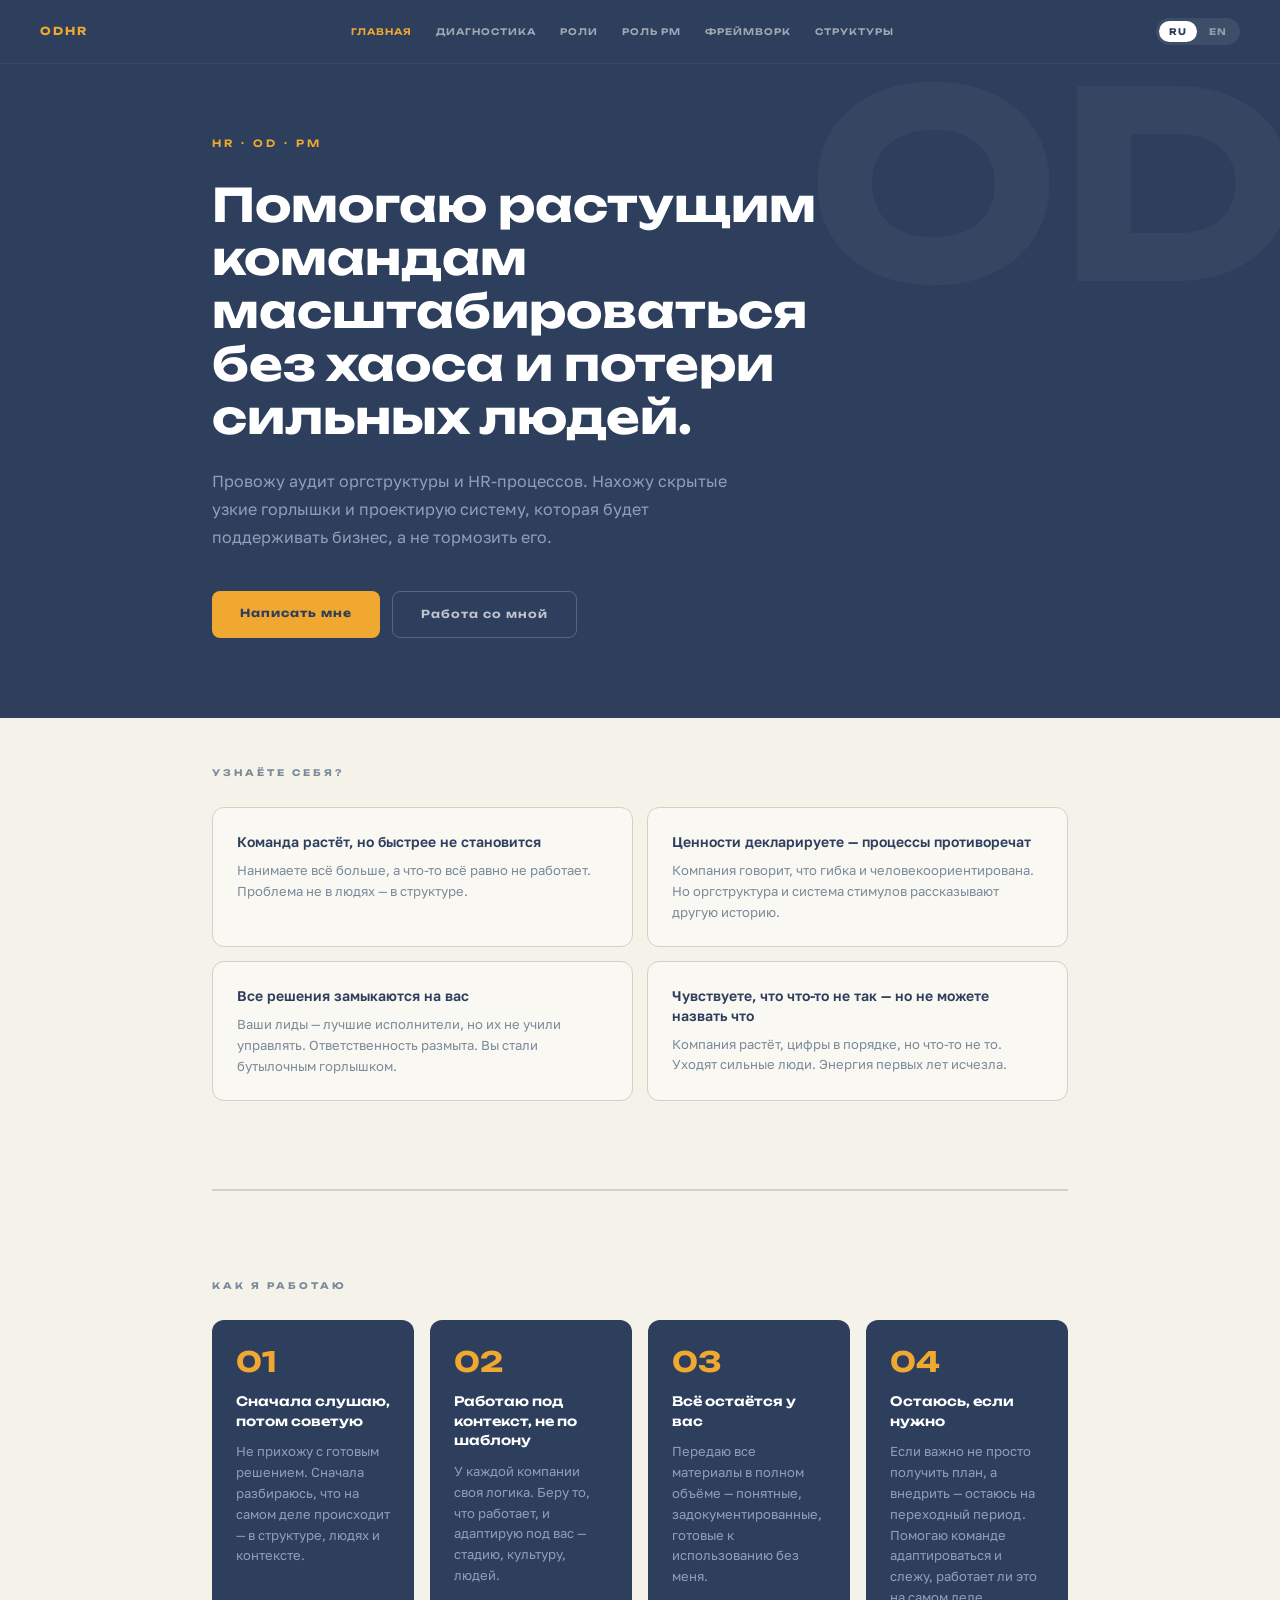
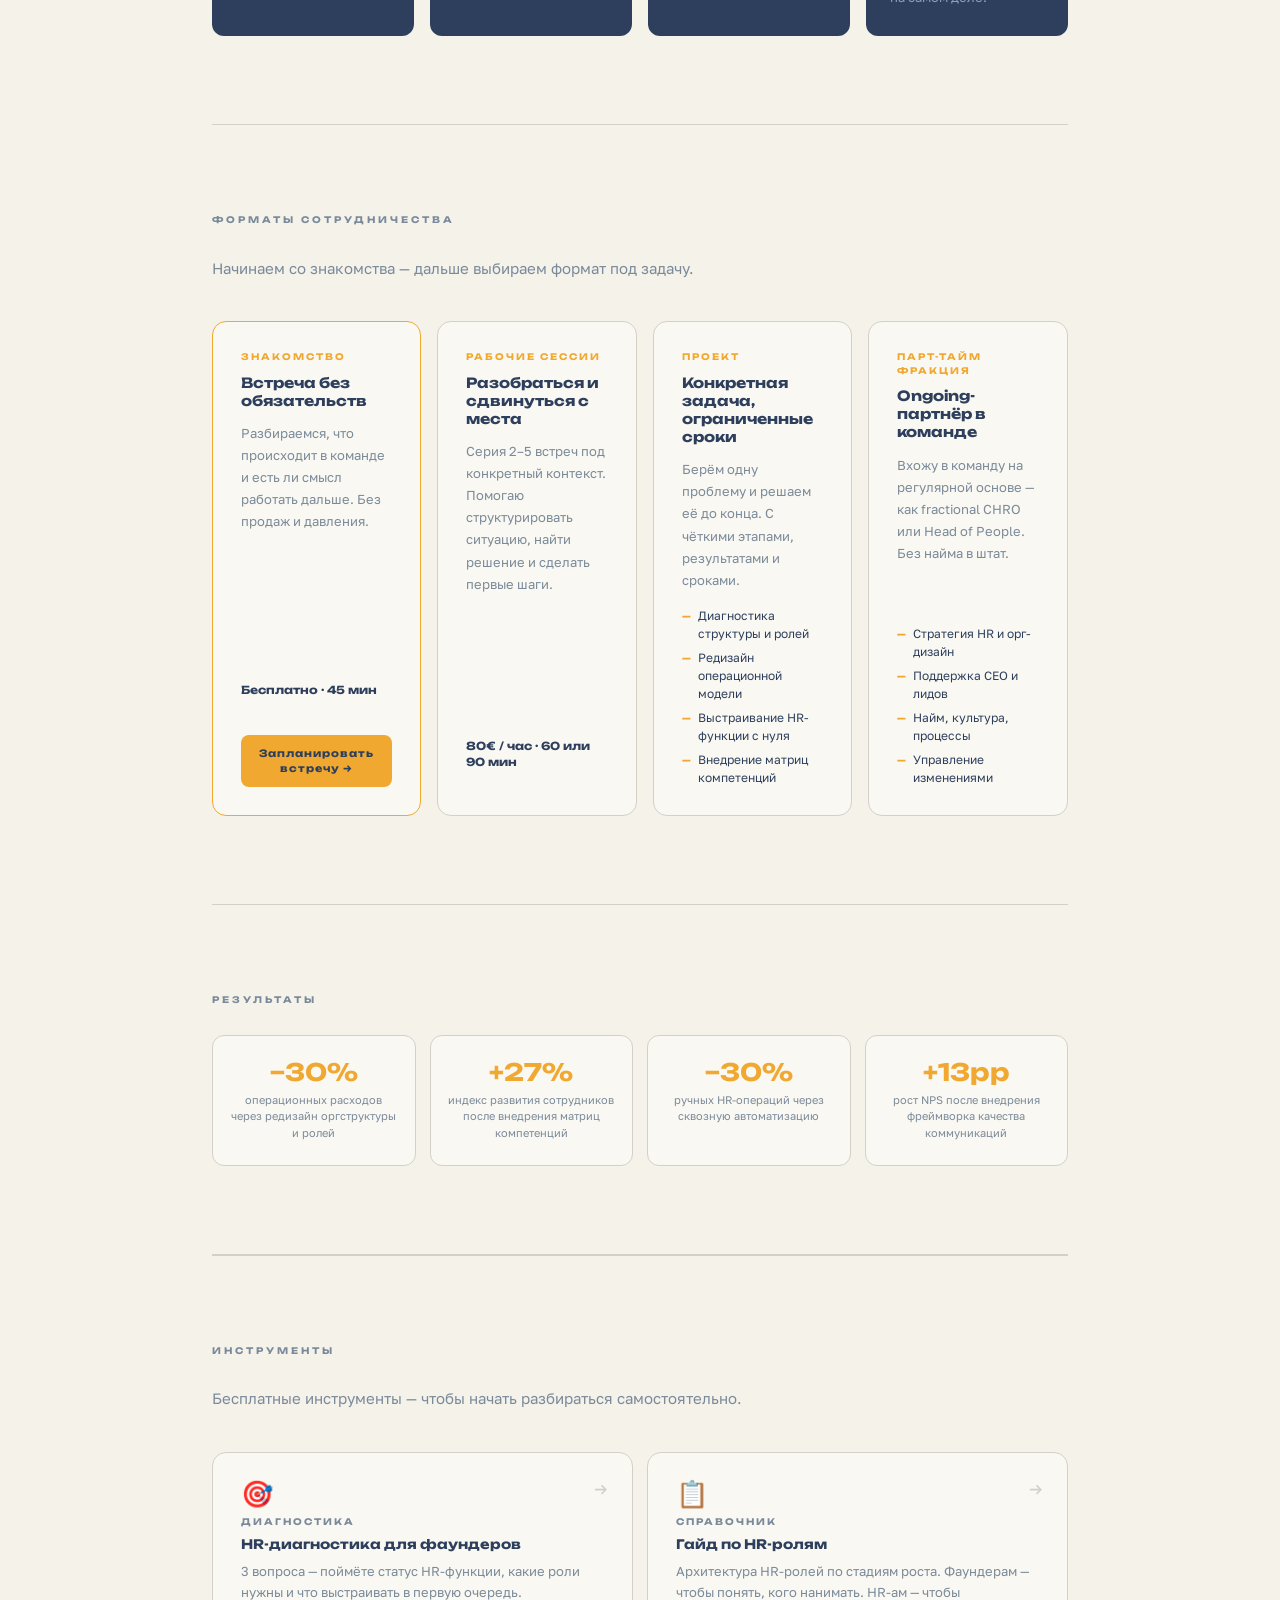
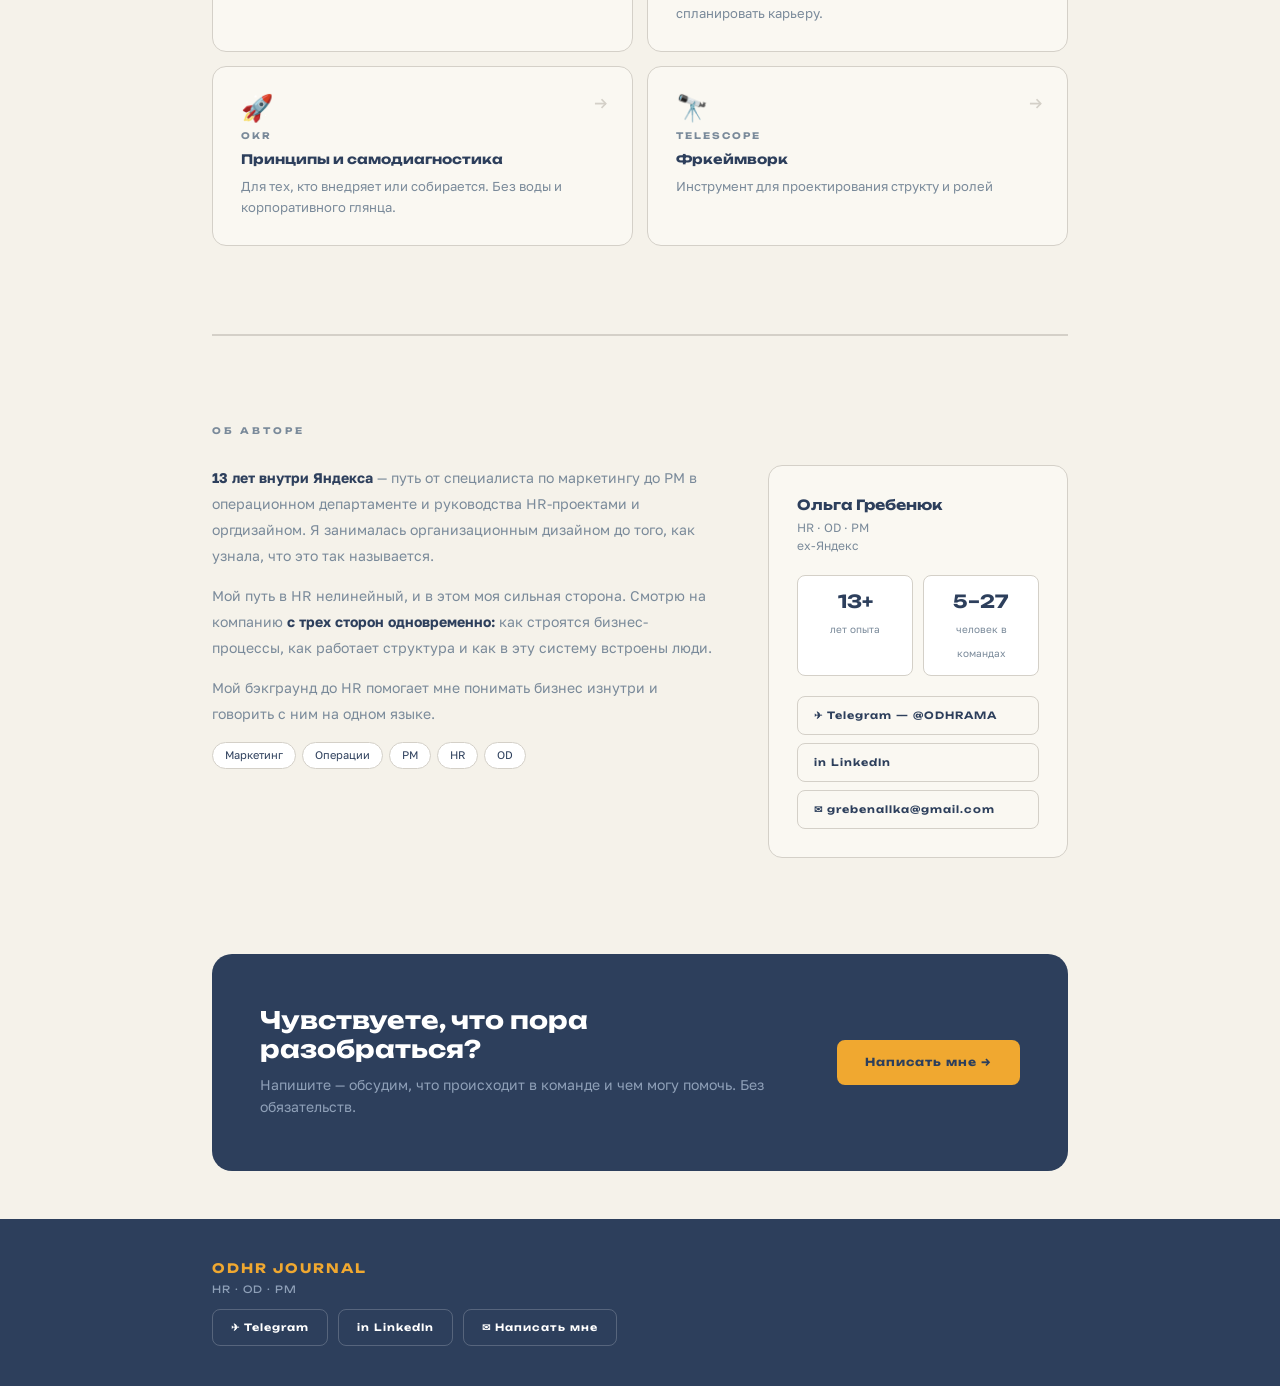
<file: home.html>
<!DOCTYPE html>
<html lang="ru">
<head>
<meta charset="UTF-8">
<meta name="viewport" content="width=device-width, initial-scale=1.0">
<title>Ольга Гребенюк — HR & OD для растущих команд</title>
<link href="https://fonts.googleapis.com/css2?family=Unbounded:wght@300;400;600;700&family=Golos+Text:wght@400;500;600&display=swap" rel="stylesheet">
<script src="https://cdn.counter.dev/script.js" data-id="e4048f0d-d2cf-4262-ad50-083091bde640" data-utcoffset="2"></script>
<link rel="stylesheet" href="global.css">
<style>
/* --- Уникальные стили home.html --- */

/* HERO */
.hero { background: var(--ink); padding: 72px 40px 80px; position: relative; overflow: hidden; }
.hero::before { content: 'OD'; position: absolute; right: -20px; top: -10px; font-family: 'Unbounded', sans-serif; font-size: 260px; font-weight: 700; opacity: 0.035; line-height: 1; pointer-events: none; color: white; }
.hero-eyebrow { font-family: 'Unbounded', sans-serif; font-size: 10px; font-weight: 600; letter-spacing: 3px; text-transform: uppercase; color: var(--accent); margin-bottom: 28px; }
.hero h1 { font-family: 'Unbounded', sans-serif; font-size: clamp(24px, 4vw, 46px); font-weight: 700; line-height: 1.15; color: white; max-width: 700px; margin-bottom: 24px; position: relative; z-index: 10; }
.hero h1 em { font-style: normal; color: var(--accent); }
.hero-sub { font-size: 16px; color: #8fa0b8; line-height: 1.75; max-width: 520px; margin-bottom: 40px; position: relative; z-index: 10; }
.cta-row { display: flex; gap: 12px; flex-wrap: wrap; position: relative; z-index: 10; }
.btn-primary { font-family: 'Unbounded', sans-serif; font-size: 11px; font-weight: 700; letter-spacing: 1px; padding: 14px 28px; background: var(--accent); color: var(--ink); border: none; border-radius: 8px; cursor: pointer; text-decoration: none; transition: all 0.2s; display: inline-block; }
.btn-primary:hover { background: #e09820; }
.btn-ghost { font-family: 'Unbounded', sans-serif; font-size: 11px; font-weight: 600; letter-spacing: 1px; padding: 14px 28px; background: transparent; color: rgba(255,255,255,0.7); border: 1.5px solid rgba(255,255,255,0.2); border-radius: 8px; cursor: pointer; text-decoration: none; transition: all 0.2s; display: inline-block; }
.btn-ghost:hover { border-color: white; color: white; }

/* SECTIONS */
.section { padding: 48px 0; }
.section-label { font-family: 'Unbounded', sans-serif; font-size: 9px; font-weight: 700; letter-spacing: 3px; text-transform: uppercase; color: var(--muted); margin-bottom: 28px; }
.section-sub { font-size: 15px; color: var(--muted); line-height: 1.75; max-width: 540px; margin-bottom: 40px; }
.divider { height: 1.5px; background: var(--border); }

/* PAIN */
.pain-grid { display: grid; grid-template-columns: 1fr 1fr; gap: 14px; }
.pain-card { border: 1.5px solid var(--border); border-radius: 12px; padding: 24px; background: var(--cream); }
.pain-card-title { font-size: 14px; font-weight: 600; margin-bottom: 8px; line-height: 1.4; }
.pain-card-desc { font-size: 13px; color: var(--muted); line-height: 1.6; }

/* HOW */
.how-grid { display: grid; grid-template-columns: repeat(4, 1fr); gap: 16px; }
.how-card { padding: 28px 24px; border-radius: 12px; background: var(--ink); color: white; }
.how-num { font-family: 'Unbounded', sans-serif; font-size: 28px; font-weight: 700; color: var(--accent); margin-bottom: 16px; line-height: 1; }
.how-title { font-family: 'Unbounded', sans-serif; font-size: 13px; font-weight: 600; margin-bottom: 10px; }
.how-desc { font-size: 13px; color: #8fa0b8; line-height: 1.6; }

/* FORMATS */
.formats-grid { display: grid; grid-template-columns: repeat(4, 1fr); gap: 16px; }
.format-card { border: 1.5px solid var(--border); border-radius: 14px; padding: 28px; background: var(--cream); display: flex; flex-direction: column; }
.format-card.format-entry { border-color: var(--accent); }
.format-tag { font-family: 'Unbounded', sans-serif; font-size: 9px; font-weight: 700; letter-spacing: 2px; text-transform: uppercase; color: var(--accent); margin-bottom: 10px; }
.format-title { font-family: 'Unbounded', sans-serif; font-size: 14px; font-weight: 700; margin-bottom: 12px; line-height: 1.3; }
.format-desc { font-size: 13px; color: var(--muted); line-height: 1.7; margin-bottom: 16px; flex: 1; }
.format-price { font-family: 'Unbounded', sans-serif; font-size: 11px; font-weight: 700; color: var(--ink); margin-bottom: 16px; }
.format-list { list-style: none; display: flex; flex-direction: column; gap: 6px; }
.format-list li { font-size: 12px; color: var(--ink); padding-left: 16px; position: relative; line-height: 1.5; }
.format-list li::before { content: '—'; position: absolute; left: 0; color: var(--accent); font-weight: 700; }
.format-cta { margin-top: 20px; }
.btn-calendly { font-family: 'Unbounded', sans-serif; font-size: 10px; font-weight: 700; letter-spacing: 1px; padding: 11px 18px; background: var(--accent); color: var(--ink); border: none; border-radius: 8px; cursor: pointer; text-decoration: none; transition: all 0.2s; display: inline-block; width: 100%; text-align: center; box-sizing: border-box; }
.btn-calendly:hover { background: #e09820; }

/* RESULTS */
.results-grid { display: grid; grid-template-columns: repeat(4, 1fr); gap: 14px; }
.result-card { padding: 24px 16px; border-radius: 12px; background: var(--cream); border: 1.5px solid var(--border); text-align: center; }
.result-num { font-family: 'Unbounded', sans-serif; font-size: 24px; font-weight: 700; color: var(--accent); margin-bottom: 8px; line-height: 1; }
.result-desc { font-size: 11px; color: var(--muted); line-height: 1.5; }

/* TOOLS */
.tools-grid { display: grid; grid-template-columns: 1fr 1fr; gap: 14px; }
.tool-card { border: 1.5px solid var(--border); border-radius: 14px; padding: 28px; background: var(--cream); text-decoration: none; color: var(--ink); display: flex; flex-direction: column; gap: 8px; transition: all 0.2s; position: relative; }
.tool-card::after { content: '→'; position: absolute; top: 24px; right: 24px; font-family: 'Unbounded', sans-serif; font-size: 16px; color: var(--border); transition: all 0.2s; }
.tool-card:hover { border-color: var(--ink); transform: translateY(-2px); box-shadow: 0 8px 24px rgba(45,63,92,0.09); }
.tool-card:hover::after { color: var(--accent); }
.tool-emoji { font-size: 26px; line-height: 1; }
.tool-tag { font-family: 'Unbounded', sans-serif; font-size: 9px; font-weight: 700; letter-spacing: 2px; text-transform: uppercase; color: var(--muted); }
.tool-name { font-family: 'Unbounded', sans-serif; font-size: 13px; font-weight: 700; line-height: 1.3; padding-right: 24px; }
.tool-desc { font-size: 13px; color: var(--muted); line-height: 1.6; }

/* ABOUT */
.about-grid { display: grid; grid-template-columns: 1fr 300px; gap: 52px; align-items: start; }
.about-text p { font-size: 14px; line-height: 1.85; color: var(--muted); margin-bottom: 14px; max-width: 500px; }
.about-text p strong { color: var(--ink); }
.path-row { display: flex; flex-wrap: wrap; gap: 6px; margin-top: 16px; }
.path-item { font-size: 11px; padding: 4px 12px; border-radius: 20px; background: white; border: 1.5px solid var(--border); color: var(--ink); }
.author-card { border: 1.5px solid var(--border); border-radius: 14px; padding: 28px; background: var(--cream); }
.author-name { font-family: 'Unbounded', sans-serif; font-size: 14px; font-weight: 700; margin-bottom: 4px; }
.author-role { font-size: 12px; color: var(--muted); line-height: 1.5; margin-bottom: 20px; }
.author-stats { display: grid; grid-template-columns: 1fr 1fr; gap: 10px; margin-bottom: 20px; }
.author-stat { background: white; border-radius: 8px; padding: 12px; text-align: center; border: 1px solid var(--border); }
.author-stat-num { font-family: 'Unbounded', sans-serif; font-size: 18px; font-weight: 700; color: var(--ink); display: block; }
.author-stat-label { font-size: 10px; color: var(--muted); }
.author-links { display: flex; flex-direction: column; gap: 8px; }
.author-link { display: flex; align-items: center; gap: 10px; font-family: 'Unbounded', sans-serif; font-size: 10px; font-weight: 600; letter-spacing: 1px; color: var(--ink); text-decoration: none; padding: 11px 16px; border: 1.5px solid var(--border); border-radius: 8px; transition: all 0.2s; }
.author-link:hover { border-color: var(--ink); color: var(--accent); }

/* CTA BLOCK */
.cta-block { background: var(--ink); border-radius: 20px; padding: 52px 48px; margin: 48px 0; display: grid; grid-template-columns: 1fr auto; gap: 40px; align-items: center; }
.cta-block-title { font-family: 'Unbounded', sans-serif; font-size: clamp(16px, 2.5vw, 24px); font-weight: 700; color: white; line-height: 1.2; margin-bottom: 10px; }
.cta-block-sub { font-size: 14px; color: #8fa0b8; line-height: 1.6; }

/* FOOTER */
.site-footer { background: var(--ink); color: white; padding: 40px; }
.footer-inner { display: flex; justify-content: space-between; align-items: center; flex-wrap: wrap; gap: 24px; }
.footer-brand { font-family: 'Unbounded', sans-serif; font-size: 13px; font-weight: 700; letter-spacing: 2px; color: var(--accent); }
.footer-brand span { display: block; font-size: 10px; font-weight: 400; color: #8fa0b8; margin-top: 4px; letter-spacing: 1px; }
.footer-links { display: flex; gap: 10px; flex-wrap: wrap; margin-top: 12px; }
.footer-link { display: inline-flex; align-items: center; gap: 8px; font-family: 'Unbounded', sans-serif; font-size: 10px; font-weight: 600; letter-spacing: 1px; color: white; text-decoration: none; padding: 10px 18px; border: 1.5px solid rgba(255,255,255,0.2); border-radius: 8px; transition: all 0.2s; }
.footer-link:hover { border-color: var(--accent); color: var(--accent); }
.footer-copy { font-size: 11px; color: #8fa0b8; text-align: right; line-height: 1.7; }

/* АДАПТИВ */
@media (max-width: 768px) {
  .site-nav { padding: 0 20px; }
  .menu-toggle { display: block; }
  .nav-menu { display: none; position: absolute; top: 64px; left: 0; width: 100%; background: var(--ink); flex-direction: column; padding: 20px 0; border-bottom: 1px solid rgba(255,255,255,0.1); box-shadow: 0 8px 24px rgba(0,0,0,0.2); }
  .nav-menu.open { display: flex; }
  .hero { padding: 48px 20px 56px; }
  .container { padding: 0 20px; }
  .pain-grid, .tools-grid, .about-grid { grid-template-columns: 1fr; }
  .how-grid, .formats-grid { grid-template-columns: 1fr 1fr; }
  .results-grid { grid-template-columns: 1fr 1fr; }
  .cta-block { grid-template-columns: 1fr; padding: 36px 24px; }
}

@media (max-width: 480px) {
  .how-grid, .formats-grid { grid-template-columns: 1fr; }
}
</style>
</head>
<body>

<nav class="site-nav">
  <a href="home.html" class="nav-brand">ODHR</a>
  <div class="nav-menu" id="nav-menu">
    <a href="home.html" class="nav-link active cross-link" id="nav-home">Главная</a>
    <a href="index.html" class="nav-link cross-link" id="nav-diag">Диагностика</a>
    <a href="hr_roles_guide.html" class="nav-link cross-link" id="nav-guide">Роли в HR</a>
    <a href="pm_skillset.html" class="nav-link cross-link" id="nav-pm">Роль PM</a>
    <a href="framework.html" class="nav-link cross-link" id="nav-fw">Фреймворк</a>
    <a href="structure.html" class="nav-link cross-link" id="nav-str">Структуры</a>
  </div>
  <div class="nav-actions">
    <div class="lang-toggle">
      <button class="lang-btn active" onclick="changePageLang('ru')" id="btn-lang-ru">RU</button>
      <button class="lang-btn" onclick="changePageLang('en')" id="btn-lang-en">EN</button>
    </div>
    <button class="menu-toggle" id="mobile-menu-btn">☰</button>
  </div>
</nav>

<section class="hero">
  <div class="container">
    <div class="hero-eyebrow" id="hero-eyebrow">HR · OD · PM</div>
    <h1 id="hero-title">Помогаю растущим командам масштабироваться без хаоса и потери сильных людей.</h1>
    <p class="hero-sub" id="hero-sub">Провожу аудит оргструктуры и HR-процессов. Нахожу скрытые узкие горлышки и проектирую систему, которая будет поддерживать бизнес, а не тормозить его.</p>
    <div class="cta-row">
      <a href="#" data-contact-trigger class="btn-primary" id="cta-primary">Написать мне</a>
      <a href="#formats" class="btn-ghost" id="cta-secondary">Работа со мной</a>
    </div>
  </div>
</section>

<div class="container">

  <section class="section">
    <div class="section-label" id="pain-label">Узнаёте себя?</div>
    <div class="pain-grid">
      <div class="pain-card"><div class="pain-card-title" id="p1t">Команда растёт, но быстрее не становится</div><div class="pain-card-desc" id="p1d">Нанимаете всё больше, а что-то всё равно не работает. Проблема не в людях — в структуре.</div></div>
      <div class="pain-card"><div class="pain-card-title" id="p2t">Ценности декларируете — процессы противоречат</div><div class="pain-card-desc" id="p2d">Компания говорит, что гибка и человекоориентирована. Но оргструктура и система стимулов рассказывают другую историю.</div></div>
      <div class="pain-card"><div class="pain-card-title" id="p3t">Все решения замыкаются на вас</div><div class="pain-card-desc" id="p3d">Ваши лиды — лучшие исполнители, но их не учили управлять. Ответственность размыта. Вы стали бутылочным горлышком.</div></div>
      <div class="pain-card"><div class="pain-card-title" id="p4t">Чувствуете, что что-то не так — но не можете назвать что</div><div class="pain-card-desc" id="p4d">Компания растёт, цифры в порядке, но что-то не то. Уходят сильные люди. Энергия первых лет исчезла.</div></div>
    </div>
  </section>

  <div class="divider"></div>

  <section class="section">
    <div class="section-label" id="how-label">Как я работаю</div>
    <div class="how-grid">
      <div class="how-card">
        <div class="how-num">01</div>
        <div class="how-title" id="h1t">Сначала слушаю, потом советую</div>
        <div class="how-desc" id="h1d">Не прихожу с готовым решением. Сначала разбираюсь, что на самом деле происходит — в структуре, людях и контексте.</div>
      </div>
      <div class="how-card">
        <div class="how-num">02</div>
        <div class="how-title" id="h2t">Работаю под контекст, не по шаблону</div>
        <div class="how-desc" id="h2d">У каждой компании своя логика. Беру то, что работает, и адаптирую под вас — стадию, культуру, людей.</div>
      </div>
      <div class="how-card">
        <div class="how-num">03</div>
        <div class="how-title" id="h3t">Всё остаётся у вас</div>
        <div class="how-desc" id="h3d">Передаю все материалы в полном объёме — понятные, задокументированные, готовые к использованию без меня.</div>
      </div>
      <div class="how-card">
        <div class="how-num">04</div>
        <div class="how-title" id="h4t">Остаюсь, если нужно</div>
        <div class="how-desc" id="h4d">Если важно не просто получить план, а внедрить — остаюсь на переходный период. Помогаю команде адаптироваться и слежу, работает ли это на самом деле.</div>
      </div>
    </div>
  </section>

  <div class="divider"></div>

  <section class="section" id="formats">
    <div class="section-label" id="fmt-label">Форматы сотрудничества</div>
    <p class="section-sub" id="fmt-sub">Начинаем со знакомства — дальше выбираем формат под задачу.</p>
    <div class="formats-grid">

      <div class="format-card format-entry">
        <div class="format-tag" id="f0tag">Знакомство</div>
        <div class="format-title" id="f0title">Встреча без обязательств</div>
        <div class="format-desc" id="f0desc">Разбираемся, что происходит в команде и есть ли смысл работать дальше. Без продаж и давления.</div>
        <div class="format-price" id="f0price">Бесплатно · 45 мин</div>
        <div class="format-cta">
          <a href="https://calendly.com/grebenallka/45min" target="_blank" class="btn-calendly" id="f0cta">Запланировать встречу →</a>
        </div>
      </div>

      <div class="format-card">
        <div class="format-tag" id="f1tag">Рабочие сессии</div>
        <div class="format-title" id="f1title">Разобраться и сдвинуться с места</div>
        <div class="format-desc" id="f1desc">Серия 2–5 встреч под конкретный контекст. Помогаю структурировать ситуацию, найти решение и сделать первые шаги.</div>
        <div class="format-price" id="f1price">80€ / час · 60 или 90 мин</div>
      </div>

      <div class="format-card">
        <div class="format-tag" id="f2tag">Проект</div>
        <div class="format-title" id="f2title">Конкретная задача, ограниченные сроки</div>
        <div class="format-desc" id="f2desc">Берём одну проблему и решаем её до конца. С чёткими этапами, результатами и сроками.</div>
        <ul class="format-list" id="f2list">
          <li>Диагностика структуры и ролей</li>
          <li>Редизайн операционной модели</li>
          <li>Выстраивание HR-функции с нуля</li>
          <li>Внедрение матриц компетенций</li>
        </ul>
      </div>

      <div class="format-card">
        <div class="format-tag" id="f3tag">Парт-тайм фракция</div>
        <div class="format-title" id="f3title">Ongoing-партнёр в команде</div>
        <div class="format-desc" id="f3desc">Вхожу в команду на регулярной основе — как fractional CHRO или Head of People. Без найма в штат.</div>
        <ul class="format-list" id="f3list">
          <li>Стратегия HR и орг-дизайн</li>
          <li>Поддержка CEO и лидов</li>
          <li>Найм, культура, процессы</li>
          <li>Управление изменениями</li>
        </ul>
      </div>

    </div>
  </section>

  <div class="divider"></div>

  <section class="section">
    <div class="section-label" id="res-label">Результаты</div>
    <div class="results-grid">
      <div class="result-card"><div class="result-num">−30%</div><div class="result-desc" id="r1">операционных расходов через редизайн оргструктуры и ролей</div></div>
      <div class="result-card"><div class="result-num">+27%</div><div class="result-desc" id="r2">индекс развития сотрудников после внедрения матриц компетенций</div></div>
      <div class="result-card"><div class="result-num">−30%</div><div class="result-desc" id="r3">ручных HR-операций через сквозную автоматизацию</div></div>
      <div class="result-card"><div class="result-num">+13pp</div><div class="result-desc" id="r4">рост NPS после внедрения фреймворка качества коммуникаций</div></div>
    </div>
  </section>

  <div class="divider"></div>

  <section class="section" id="tools">
    <div class="section-label" id="tools-label">Инструменты</div>
    <p class="section-sub" id="tools-sub">Бесплатные инструменты — чтобы начать разбираться самостоятельно.</p>
    <div class="tools-grid">
      <a href="index.html" class="tool-card cross-link">
        <div class="tool-emoji">🎯</div>
        <div class="tool-tag" id="t1tag">Диагностика</div>
        <div class="tool-name" id="t1name">HR-диагностика для фаундеров</div>
        <div class="tool-desc" id="t1desc">3 вопроса — поймёте статус HR-функции, какие роли нужны и что выстраивать в первую очередь.</div>
      </a>
      <a href="hr_roles_guide.html" class="tool-card cross-link">
        <div class="tool-emoji">📋</div>
        <div class="tool-tag" id="t2tag">Справочник</div>
        <div class="tool-name" id="t2name">Гайд по HR-ролям</div>
        <div class="tool-desc" id="t2desc">Архитектура HR-ролей по стадиям роста. Фаундерам — чтобы понять, кого нанимать. HR-ам — чтобы спланировать карьеру.</div>
      </a>
      <a href="OKR · Памятка · ODHR.pdf" class="tool-card cross-link">
        <div class="tool-emoji">🚀</div>
        <div class="tool-tag" id="t2tag">OKR</div>
        <div class="tool-name" id="t2name">Принципы и самодиагностика</div>
        <div class="tool-desc" id="t2desc">Для тех, кто внедряет или собирается. Без воды и корпоративного глянца. </div>
      </a>
      <a href="https://susperias.github.io/odhr/framework.html?lang=ru" class="tool-card cross-link">
        <div class="tool-emoji">🔭</div>
        <div class="tool-tag" id="t2tag">Telescope</div>
        <div class="tool-name" id="t2name">Фркеймворк</div>
        <div class="tool-desc" id="t2desc">Инструмент для проектирования структу и ролей </div>
      </a>
    </div>
  </section>

  <div class="divider"></div>

  <section class="section">
    <div class="section-label" id="about-label">Об авторе</div>
    <div class="about-grid">
      <div class="about-text">
        <p id="ab1"><strong>13 лет внутри Яндекса</strong> — путь от специалиста по маркетингу до PM в операционном департаменте и руководства HR-проектами и оргдизайном. Я занималась организационным дизайном до того, как узнала, что это так называется.</p>
        <p id="ab2">Мой путь в HR нелинейный, и в этом моя сильная сторона. Cмотрю на компанию <strong>с трех сторон одновременно:</strong> как строятся бизнес-процессы, как работает структура и как в эту систему встроены люди.</p>
        <p id="ab3">Мой бэкграунд до HR помогает мне понимать бизнес изнутри и говорить с ним на одном языке.</p>
        <div class="path-row">
          <span class="path-item" id="path1">Маркетинг</span>
          <span class="path-item" id="path2">Операции</span>
          <span class="path-item" id="path3">PM</span>
          <span class="path-item" id="path4">HR</span>
          <span class="path-item" id="path5">OD</span>
        </div>
      </div>
      <div>
        <div class="author-card">
          <div class="author-name">Ольга Гребенюк</div>
          <div class="author-role" id="a-role">HR · OD · PM<br>ex-Яндекс</div>
          <div class="author-stats">
            <div class="author-stat"><span class="author-stat-num">13+</span><span class="author-stat-label" id="s1">лет опыта</span></div>
            <div class="author-stat"><span class="author-stat-num">5–27</span><span class="author-stat-label" id="s2">человек в командах</span></div>
          </div>
          <div class="author-links">
            <a class="author-link" href="https://t.me/ODHRAMA" target="_blank">✈ Telegram — @ODHRAMA</a>
            <a class="author-link" href="https://www.linkedin.com/in/ogrebenyuk" target="_blank">in LinkedIn</a>
            <a class="author-link" href="mailto:grebenallka@gmail.com" target="_blank">✉ grebenallka@gmail.com</a>
          </div>
        </div>
      </div>
    </div>
  </section>

  <div class="cta-block">
    <div>
      <div class="cta-block-title" id="cta-title">Чувствуете, что пора разобраться?</div>
      <div class="cta-block-sub" id="cta-sub">Напишите — обсудим, что происходит в команде и чем могу помочь. Без обязательств.</div>
    </div>
    <a href="#" data-contact-trigger class="btn-primary" id="cta-btn">Написать мне →</a>
  </div>

</div>

<footer class="site-footer">
  <div class="container">
    <div class="footer-inner">
      <div>
        <div class="footer-brand">ODHR JOURNAL<span>HR · OD · PM</span></div>
        <div class="footer-links">
          <a class="footer-link" href="https://t.me/ODHRAMA" target="_blank">✈ Telegram</a>
          <a class="footer-link" href="https://www.linkedin.com/in/ogrebenyuk" target="_blank">in LinkedIn</a>
          <a class="footer-link" href="#" data-contact-trigger id="footer-contact">✉ Написать мне</a>
        </div>
      </div>
      <div class="footer-copy" id="f-copy"> <br></div>
    </div>
  </div>
</footer>

<script src="main.js"></script>
<script src="contact-form.js"></script>
<script>
const T = {
  ru: {
    navHome:'Главная', navWork:'Работа со мной', navDiag:'Диагностика', navGuide:'Роли', navStr:'Структуры',
    eyebrow:'HR · OD · PM',
    h1:'Помогаю растущим командам масштабироваться без хаоса и потери сильных людей.',
    sub:'Провожу аудит оргструктуры и HR-процессов. Нахожу скрытые узкие горлышки и проектирую систему, которая будет поддерживать бизнес, а не тормозить его.',
    cta1:'Написать мне', cta2:'Работа со мной',
    painLbl:'Узнаёте себя?',
    p1t:'Команда растёт, но быстрее не становится', p1d:'Нанимаете всё больше, а что-то всё равно не работает. Проблема не в людях — в структуре.',
    p2t:'Ценности декларируете — процессы противоречат', p2d:'Компания говорит, что гибка и человекоориентирована. Но оргструктура и система стимулов рассказывают другую историю.',
    p3t:'Все решения замыкаются на вас', p3d:'Ваши лиды — лучшие исполнители, но их не учили управлять. Ответственность размыта. Вы стали бутылочным горлышком.',
    p4t:'Чувствуете, что что-то не так — но не можете назвать что', p4d:'Компания растёт, цифры в порядке, но что-то не то. Уходят сильные люди. Энергия первых лет исчезла.',
    howLbl:'Как я работаю',
    h1t:'Сначала слушаю, потом советую', h1d:'Не прихожу с готовым решением. Сначала разбираюсь, что на самом деле происходит — в структуре, людях и контексте.',
    h2t:'Работаю под контекст, не по шаблону', h2d:'У каждой компании своя логика. Беру то, что работает, и адаптирую под вас — стадию, культуру, людей.',
    h3t:'Всё остаётся у вас', h3d:'Передаю все материалы в полном объёме — понятные, задокументированные, готовые к использованию без меня.',
    h4t:'Остаюсь, если нужно', h4d:'Если важно не просто получить план, а внедрить — остаюсь на переходный период. Помогаю команде адаптироваться и слежу, работает ли это на самом деле.',
    fmtLbl:'Форматы сотрудничества', fmtSub:'Начинаем со знакомства — дальше выбираем формат под задачу.',
    f0tag:'Знакомство', f0t:'Встреча без обязательств', f0d:'Разбираемся, что происходит в команде и есть ли смысл работать дальше. Без продаж и давления.', f0price:'Бесплатно · 45 мин', f0cta:'Запланировать встречу →',
    f1tag:'Рабочие сессии', f1t:'Разобраться и сдвинуться с места', f1d:'Серия 2–5 встреч под конкретный контекст. Помогаю структурировать ситуацию, найти решение и сделать первые шаги.', f1price:'80€ / час · 60 или 90 мин',
    f2tag:'Проект', f2t:'Конкретная задача, ограниченные сроки', f2d:'Берём одну проблему и решаем её до конца. С чёткими этапами, результатами и сроками.',
    f2l:['Диагностика структуры и ролей','Редизайн операционной модели','Выстраивание HR-функции с нуля','Внедрение матриц компетенций'],
    f3tag:'Парт-тайм фракция', f3t:'Ongoing-партнёр в команде', f3d:'Вхожу в команду на регулярной основе — как fractional CHRO или Head of People. Без найма в штат.',
    f3l:['Стратегия HR и орг-дизайн','Поддержка CEO и лидов','Найм, культура, процессы','Управление изменениями'],
    resLbl:'Результаты',
    r1:'операционных расходов через редизайн оргструктуры и ролей',
    r2:'индекс развития сотрудников после внедрения матриц компетенций',
    r3:'ручных HR-операций через сквозную автоматизацию',
    r4:'рост NPS после внедрения фреймворка качества коммуникаций',
    toolsLbl:'Инструменты', toolsSub:'Бесплатные инструменты — чтобы начать разбираться самостоятельно.',
    t1tag:'Диагностика', t1n:'HR-диагностика для фаундеров', t1d:'3 вопроса — поймёте статус HR-функции, какие роли нужны и что выстраивать в первую очередь.',
    t2tag:'Справочник', t2n:'Гайд по HR-ролям', t2d:'Архитектура HR-ролей по стадиям роста. Фаундерам — чтобы понять, кого нанимать. HR-ам — чтобы спланировать карьеру.',
    aboutLbl:'Об авторе',
    ab1:'<strong>13 лет внутри Яндекса</strong> — путь от специалиста по маркетингу до PM в операционном департаменте и руководства HR-проектами и оргдизайном. Я занималась организационным дизайном до того, как узнала, что это так называется.',
    ab2:'Мой путь в HR нелинейный, и в этом моя сильная сторона. Cмотрю на компанию <strong>с трех сторон одновременно:</strong> как строятся бизнес-процессы, как работает структура и как в эту систему встроены люди.',
    ab3:'Мой бэкграунд до HR помогает мне понимать бизнес изнутри и говорить с ним на одном языке.',
    paths:['Маркетинг','Операции','PM','HR','OD'],
    aRole:'HR · OD · PM<br>ex-Яндекс', s1:'лет опыта', s2:'человек в командах',
    ctaT:'Чувствуете, что пора разобраться?', ctaS:'Напишите — обсудим, что происходит в команде и чем могу помочь. Без обязательств.', ctaB:'Написать мне →', fContact:'✉ Написать мне',
    fCopy:' ',
  },
  en: {
    navHome:'Home', navWork:'Work with me', navDiag:'Diagnostic', navGuide:'Roles', navStr:'Structures',
    eyebrow:'HR · OD · PM',
    h1:'I help growing teams scale without chaos and losing strong people.',
    sub:'I audit org structure and HR processes. I find hidden bottlenecks and design a system that supports the business instead of slowing it down.',
    cta1:'Get in touch', cta2:'Work with me',
    painLbl:'Does this sound familiar?',
    p1t:"Team grows, speed doesn't", p1d:"You keep hiring, but something still doesn't work. The problem isn't in the people — it's in the structure.",
    p2t:'Values declared, processes contradict', p2d:"The company claims to be agile and people-first. But org structure and incentives tell a different story.",
    p3t:'Every decision runs through you', p3d:"Your leads are great executors, but nobody taught them to manage. Accountability is blurry. You've become the bottleneck.",
    p4t:"You sense something is wrong, but can't name it", p4d:"The company is growing, numbers are fine, but something feels off. Experienced people are leaving. The early energy is gone.",
    howLbl:'How I work',
    h1t:'Listen first, advise second', h1d:"I don't come with a ready-made solution. First I understand what's actually happening — in the structure, the people, and the context.",
    h2t:'Context-driven, not template-based', h2d:"Every company has its own logic. I take what works and adapt it to you — your stage, culture, and people.",
    h3t:'Everything stays with you', h3d:"I hand over all materials in full — clear, documented, and ready to use without me.",
    h4t:'I stay if needed', h4d:"If the goal isn't just a plan but real implementation — I stay through the transition. I help the team adapt and track whether it's actually working.",
    fmtLbl:'How we can work together', fmtSub:'We start with a free intro call — then choose the format that fits.',
    f0tag:'Intro call', f0t:'No-commitment meeting', f0d:"We figure out what's happening in your team and whether working together makes sense. No sales, no pressure.", f0price:'Free · 45 min', f0cta:'Schedule a call →',
    f1tag:'Working sessions', f1t:'Clarity and momentum', f1d:'2–5 sessions on a specific problem. I help you structure the situation, find a solution, and take the first steps.', f1price:'80€ / hour · 60 or 90 min',
    f2tag:'Project', f2t:'Specific task, defined timeline', f2d:'We take one problem and solve it end-to-end. Clear stages, deliverables and timeline.',
    f2l:['Structure and role diagnostics','Operating model redesign','Building HR function from scratch','Competency matrix implementation'],
    f3tag:'Fractional', f3t:'Ongoing partner in your team', f3d:"I join the team on a regular basis — as fractional CHRO or Head of People. No full-time hire needed.",
    f3l:['HR strategy and org design','CEO and leadership support','Hiring, culture, processes','Change management'],
    resLbl:'Results',
    r1:'reduction in operational costs through org and role redesign',
    r2:'employee development index after competency matrices',
    r3:'reduction in manual HR operations through end-to-end automation',
    r4:'NPS growth after communication quality framework',
    toolsLbl:'Tools', toolsSub:'Free tools to start figuring things out on your own.',
    t1tag:'Diagnostic', t1n:'HR Diagnostic for Founders', t1d:'3 questions — understand your HR function status, which roles you need and what to build first.',
    t2tag:'Reference', t2n:'HR Roles Guide', t2d:'HR roles architecture by growth stage. For founders: who to hire. For HRs: how to grow your career.',
    aboutLbl:'About',
    ab1:'<strong>13 years inside Yandex</strong> — a journey from a marketing specialist to an Operations PM and, finally, leading HR projects and org design. I was doing organizational design long before I knew it had a name.',
    ab2:'My career path in HR is non-linear, and that is my greatest strength. Look at a company from <strong>three perspectives simultaneously:</strong> business processes, organizational structure, and how people fit into it.',
    ab3:'My pre-HR background allows me to understand how a business works from the inside.',
    paths:['Marketing','Operations','PM','HR','OD'],
    aRole:'HR · OD · PM<br>ex-Yandex', s1:'years experience', s2:'people in teams',
    ctaT:"Feel like it's time to figure things out?", ctaS:"Write to me — we'll talk about what's happening in your team and how I can help. No commitment.", ctaB:'Get in touch →', fContact:'✉ Get in touch',
    fCopy:' ',
  }
};

function set(id, val, html) { const el = document.getElementById(id); if (!el) return; html ? el.innerHTML = val : el.textContent = val; }

function applyPageLang(lang) {
  const l = T[lang];
  set('nav-home', l.navHome); set('nav-work', l.navWork); set('nav-diag', l.navDiag); set('nav-guide', l.navGuide); set('nav-str', l.navStr);
  set('hero-eyebrow', l.eyebrow);
  set('hero-title', l.h1, true); set('hero-sub', l.sub);
  set('cta-primary', l.cta1); set('cta-secondary', l.cta2);
  set('pain-label', l.painLbl);
  set('p1t', l.p1t); set('p1d', l.p1d); set('p2t', l.p2t); set('p2d', l.p2d);
  set('p3t', l.p3t); set('p3d', l.p3d); set('p4t', l.p4t); set('p4d', l.p4d);
  set('how-label', l.howLbl);
  set('h1t', l.h1t); set('h1d', l.h1d);
  set('h2t', l.h2t); set('h2d', l.h2d);
  set('h3t', l.h3t); set('h3d', l.h3d);
  set('h4t', l.h4t); set('h4d', l.h4d);
  set('fmt-label', l.fmtLbl); set('fmt-sub', l.fmtSub);
  set('f0tag', l.f0tag); set('f0title', l.f0t); set('f0desc', l.f0d); set('f0price', l.f0price); set('f0cta', l.f0cta);
  set('f1tag', l.f1tag); set('f1title', l.f1t); set('f1desc', l.f1d); set('f1price', l.f1price);
  set('f2tag', l.f2tag); set('f2title', l.f2t); set('f2desc', l.f2d);
  set('f2list', l.f2l.map(i => '<li>' + i + '</li>').join(''), true);
  set('f3tag', l.f3tag); set('f3title', l.f3t); set('f3desc', l.f3d);
  set('f3list', l.f3l.map(i => '<li>' + i + '</li>').join(''), true);
  set('res-label', l.resLbl); set('r1', l.r1); set('r2', l.r2); set('r3', l.r3); set('r4', l.r4);
  set('tools-label', l.toolsLbl); set('tools-sub', l.toolsSub);
  set('t1tag', l.t1tag); set('t1name', l.t1n); set('t1desc', l.t1d);
  set('t2tag', l.t2tag); set('t2name', l.t2n); set('t2desc', l.t2d);
  set('about-label', l.aboutLbl);
  set('ab1', l.ab1, true); set('ab2', l.ab2, true); set('ab3', l.ab3);
  const pathIds = ['path1','path2','path3','path4','path5'];
  l.paths.forEach((p, i) => { if (pathIds[i]) set(pathIds[i], p); });
  set('a-role', l.aRole, true); set('s1', l.s1); set('s2', l.s2);
  set('cta-title', l.ctaT); set('cta-sub', l.ctaS); set('cta-btn', l.ctaB);
  set('footer-contact', l.fContact);
  set('f-copy', l.fCopy, true);
}

function changePageLang(lang) { App.setLanguage(lang, applyPageLang); }
window.addEventListener('DOMContentLoaded', () => applyPageLang(App.currentLang));
</script>
</body>
</html>
</file>
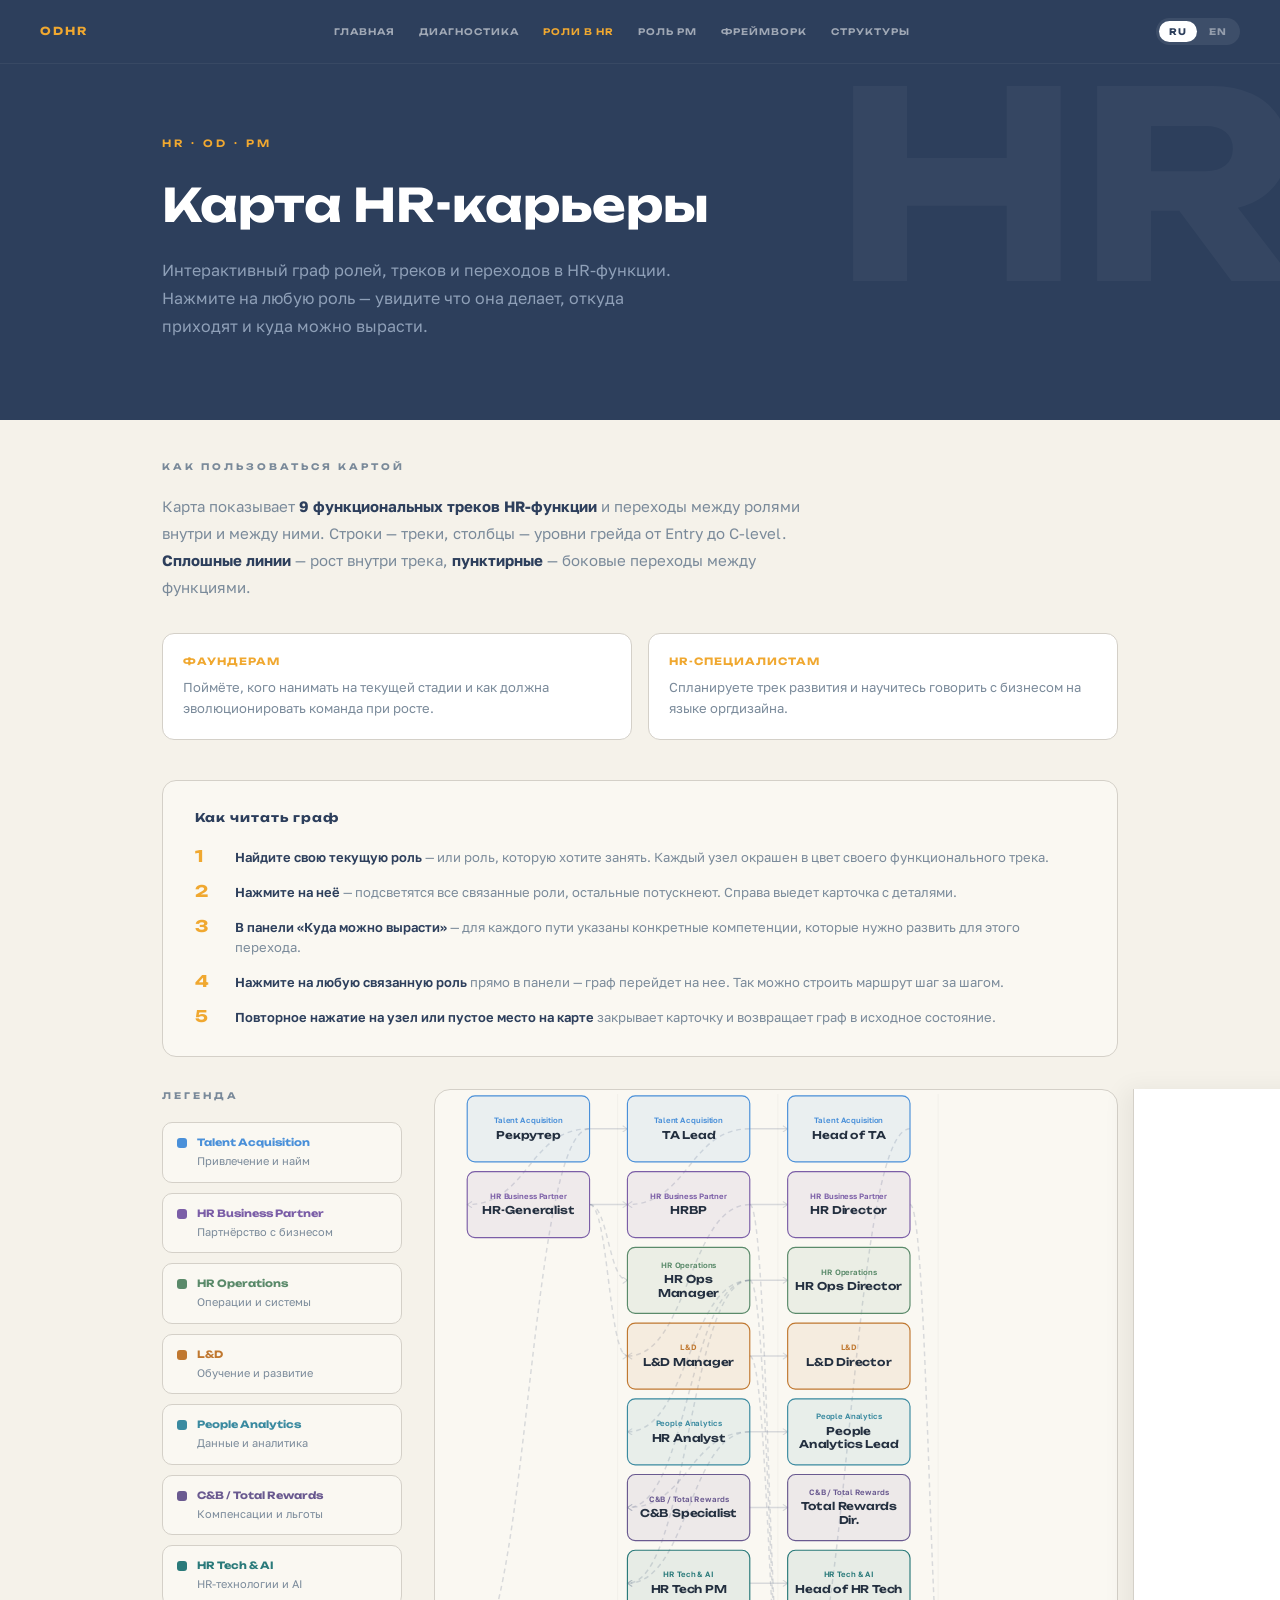
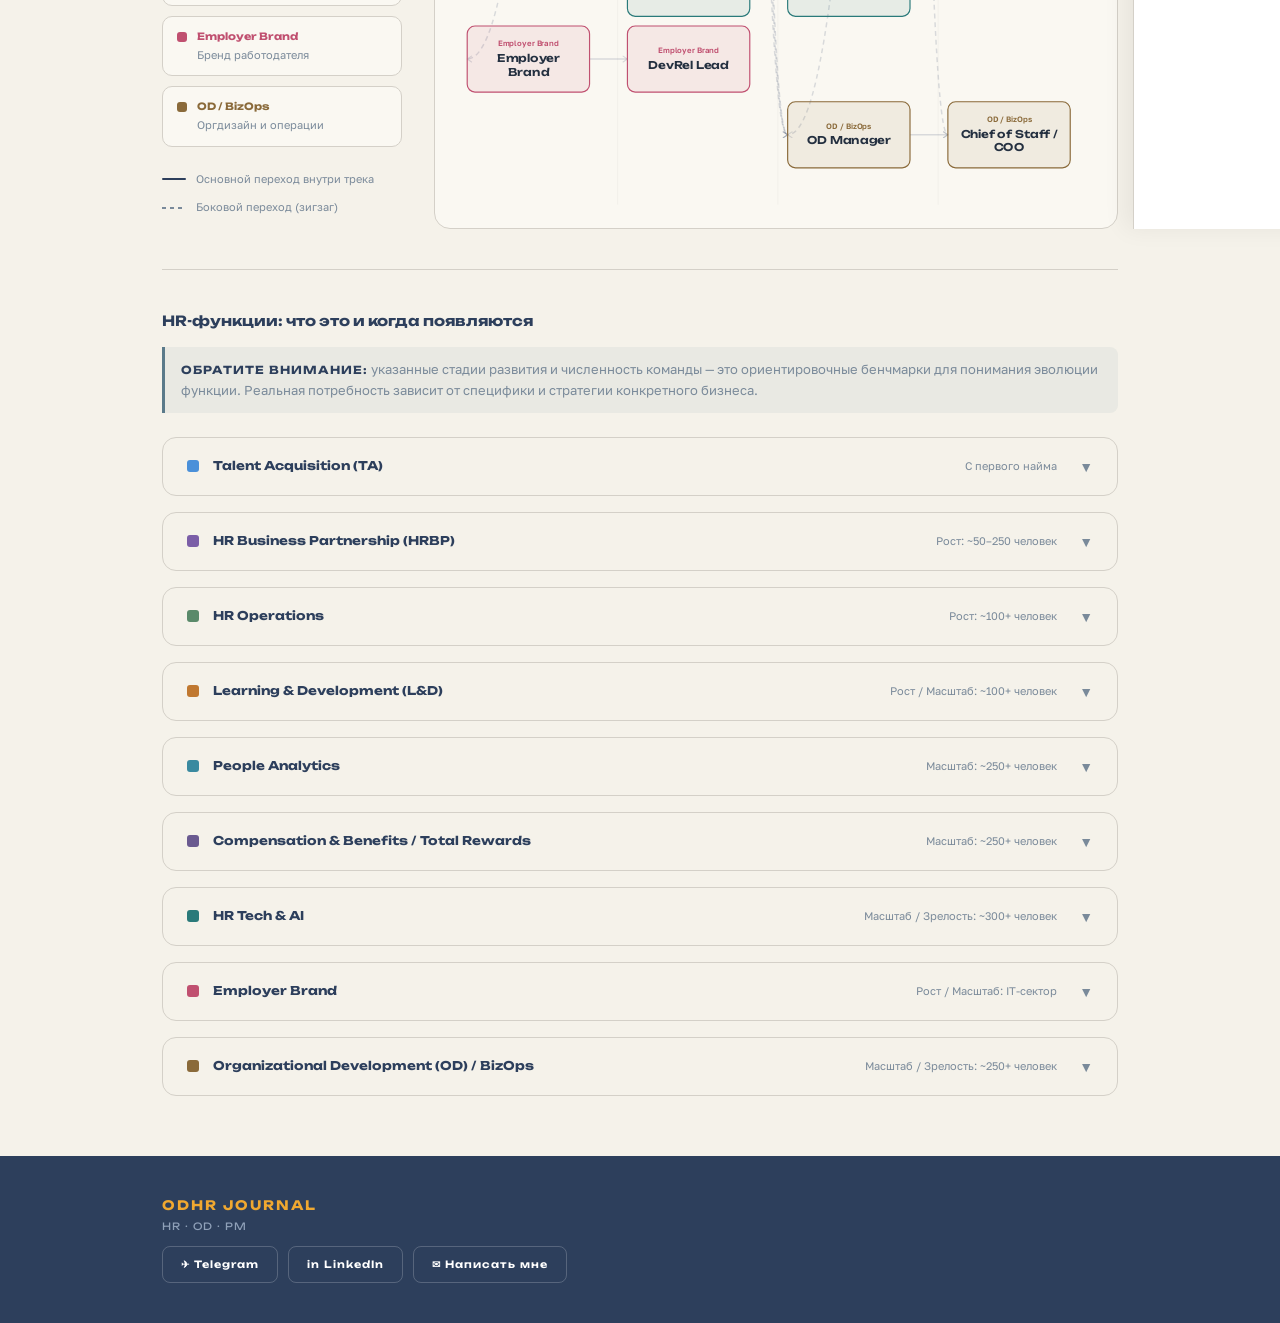
<file: hr_roles_guide.html>
<!DOCTYPE html>
<html lang="ru">
<head>
<meta charset="UTF-8">
<meta name="viewport" content="width=device-width, initial-scale=1.0">
<title>Карта HR-карьеры | ODHR Journal</title>
<link href="https://fonts.googleapis.com/css2?family=Unbounded:wght@300;400;600;700&family=Golos+Text:wght@400;500;600&display=swap" rel="stylesheet">
<link rel="stylesheet" href="global.css">
<script src="https://cdn.counter.dev/script.js" data-id="e4048f0d-d2cf-4262-ad50-083091bde640" data-utcoffset="2"></script>
<style>
  :root {
    --ink: #2d3f5c; --paper: #f5f2ea; --cream: #faf8f2;
    --accent: #f0a830; --accent2: #5a7a8a; --muted: #7a8a9a; --border: #d4d0c8;
  }
  * { box-sizing: border-box; margin: 0; padding: 0; }

  body { font-family: 'Golos Text', sans-serif; background: var(--paper); color: var(--ink); min-height: 100vh; overflow-x: hidden; }

  /* =========================================
     ЕДИНАЯ НАВИГАЦИЯ
     ========================================= */
  .site-nav { background: var(--ink); padding: 0 40px; display: flex; justify-content: space-between; align-items: center; height: 64px; position: sticky; top: 0; z-index: 1000; border-bottom: 1px solid rgba(255,255,255,0.05); }
  .nav-brand { font-family: 'Unbounded', sans-serif; font-size: 11px; font-weight: 700; letter-spacing: 2px; color: var(--accent); text-decoration: none; }
  .nav-menu { display: flex; gap: 24px; align-items: center; }
  .nav-link { font-family: 'Unbounded', sans-serif; font-size: 9px; font-weight: 600; letter-spacing: 1px; color: rgba(255,255,255,0.55); text-decoration: none; transition: color 0.2s; text-transform: uppercase; }
  .nav-link:hover { color: white; }
  .nav-link.active { color: var(--accent); }
  .nav-actions { display: flex; align-items: center; gap: 16px; }
  .lang-toggle { display: flex; gap: 2px; background: rgba(255,255,255,0.08); padding: 3px; border-radius: 20px; }
  .lang-btn { background: transparent; border: none; color: rgba(255,255,255,0.45); font-family: 'Unbounded', sans-serif; font-size: 9px; font-weight: 700; cursor: pointer; padding: 5px 10px; border-radius: 14px; transition: all 0.2s; letter-spacing: 1px; }
  .lang-btn.active { background: white; color: var(--ink); }
  .menu-toggle { display: none; background: none; border: none; color: white; font-size: 20px; cursor: pointer; }

  /* HERO */
  .hero { background: var(--ink); padding: 72px 40px 80px; position: relative; overflow: hidden; }
  .hero::before { content: 'HR'; position: absolute; right: -20px; top: -10px; font-family: 'Unbounded', sans-serif; font-size: 260px; font-weight: 700; opacity: 0.035; line-height: 1; pointer-events: none; color: white; }
  .hero-eyebrow { font-family: 'Unbounded', sans-serif; font-size: 10px; font-weight: 600; letter-spacing: 3px; text-transform: uppercase; color: var(--accent); margin-bottom: 28px; }
  .hero h1 { font-family: 'Unbounded', sans-serif; font-size: clamp(24px, 4vw, 46px); font-weight: 700; line-height: 1.15; color: white; max-width: 700px; margin-bottom: 24px; position: relative; z-index: 10; }
  .hero h1 em { font-style: normal; color: var(--accent); }
  .hero-sub { font-size: 16px; color: #8fa0b8; line-height: 1.75; max-width: 520px; margin-bottom: 0; position: relative; z-index: 10; }

  /* CONTAINER & LAYOUT */
  .container { max-width: 1020px; margin: 0 auto; padding: 0 32px; }
  .main-layout { display: flex; gap: 32px; align-items: flex-start; }
  .sidebar-left { width: 240px; flex-shrink: 0; }
  .content-right { flex: 1; min-width: 0; }

  /* Стили для карточек аудитории */
    .audience-grid {
      display: grid;
      grid-template-columns: 1fr 1fr;
      gap: 16px;
      margin: 32px 0 40px;
    }
    .audience-card {
      background: white;
      border: 1.5px solid var(--border);
      border-radius: 12px;
      padding: 20px;
      transition: transform 0.2s;
    }
    .audience-card:hover { transform: translateY(-2px); border-color: var(--ink); }
    .audience-label {
      font-family: 'Unbounded', sans-serif;
      font-size: 10px;
      font-weight: 700;
      color: var(--accent);
      text-transform: uppercase;
      letter-spacing: 1px;
      margin-bottom: 8px;
      display: block;
    }
    .audience-text {
      font-size: 13px;
      line-height: 1.6;
      color: var(--muted);
    }
    @media (max-width: 640px) {
      .audience-grid { grid-template-columns: 1fr; gap: 12px; }
    }

  /* GUIDE SECTION */
  .guide-section { padding: 40px 0 32px; }
  .section-label { font-family: 'Unbounded', sans-serif; font-size: 9px; font-weight: 700; letter-spacing: 3px; text-transform: uppercase; color: var(--muted); margin-bottom: 20px; }
  .guide-intro { font-size: 15px; color: var(--muted); line-height: 1.8; max-width: 680px; margin-bottom: 32px; }
  .guide-intro strong { color: var(--ink); }

  .how-to { background: var(--cream); border: 1.5px solid var(--border); border-radius: 14px; padding: 28px 32px; margin-bottom: 0; }
  .how-to-title { font-family: 'Unbounded', sans-serif; font-size: 12px; font-weight: 700; letter-spacing: 1px; margin-bottom: 20px; }
  .how-steps { display: flex; flex-direction: column; gap: 14px; }
  .how-step { display: grid; grid-template-columns: 28px 1fr; gap: 12px; align-items: start; }
  .how-num { font-family: 'Unbounded', sans-serif; font-size: 16px; font-weight: 700; color: var(--accent); line-height: 1.2; }
  .how-text { font-size: 13px; color: var(--muted); line-height: 1.6; }
  .how-text strong { color: var(--ink); font-weight: 600; }

  /* =========================================
     MAP SECTION (REFACTORED FOR MOBILE)
     ========================================= */
  .map-section { padding: 0; }
  .map-container-relative { position: relative; } /* Wrapper, no overflow hidden! */
  .map-inner { 
    display: flex; height: 740px; position: relative; 
    border: 1.5px solid var(--border); border-radius: 16px; overflow: hidden; background: var(--cream);
  }
  .graph-area { flex: 1; display: flex; justify-content: center; overflow: auto; }
  svg.graph { display: block; width: 100%; height: 100%; max-width: 700px; }
  .node-g { cursor: pointer; }
  .node-g.dimmed { opacity: 0.15; transition: opacity 0.2s; }
  .edge { fill: none; stroke-width: 1.5; transition: opacity 0.2s; }
  .edge.dashed { stroke-dasharray: 5 4; }
  .edge.dimmed { opacity: 0.06; }
  
  /* Overlay - Hidden on Desktop */
  .panel-overlay { display: none; }

  /* DRAWER PANEL (Desktop Mode) */
  .map-panel { 
    position: absolute; right: 0; top: 0; bottom: 0;
    width: 300px; background: white; 
    border-left: 1.5px solid var(--border); border-radius: 0 16px 16px 0;
    display: flex; flex-direction: column; 
    transform: translateX(105%); 
    transition: transform 0.3s cubic-bezier(0.2, 0.8, 0.2, 1);
    box-shadow: -8px 0 24px rgba(0,0,0,0.06);
    z-index: 20;
  }
  .map-panel.open { transform: translateX(0); }
  
  .mp-close { position: absolute; top: 16px; right: 18px; cursor: pointer; color: var(--muted); font-size: 18px; font-weight: 300; transition: color 0.2s; }
  .mp-close:hover { color: var(--ink); }

  .mp-header { padding: 16px 40px 12px 18px; border-bottom: 1px solid var(--border); flex-shrink: 0; position: relative; }
  .mp-track { font-family: 'Unbounded', sans-serif; font-size: 9px; font-weight: 700; letter-spacing: 2px; text-transform: uppercase; margin-bottom: 3px; }
  .mp-title { font-size: 15px; font-weight: 600; color: var(--ink); font-family: 'Unbounded', sans-serif; }
  .mp-stage { font-size: 11px; color: var(--muted); margin-top: 3px; }
  .mp-body { flex: 1; overflow-y: auto; padding: 14px 18px; }
  .mp-sec { margin-bottom: 16px; }
  .mp-lbl { font-family: 'Unbounded', sans-serif; font-size: 9px; font-weight: 700; letter-spacing: 2px; text-transform: uppercase; color: var(--muted); margin-bottom: 7px; }
  .mp-desc { font-size: 12px; color: var(--muted); line-height: 1.65; }
  .mp-tags { display: flex; flex-wrap: wrap; gap: 4px; }
  .mp-tag { font-size: 10px; padding: 3px 9px; border-radius: 20px; border: 1px solid var(--border); color: var(--ink); background: var(--cream); }
  .mp-nav { display: flex; flex-direction: column; gap: 5px; }
  .mp-btn { font-size: 12px; padding: 8px 10px; border-radius: 8px; border: 1px solid var(--border); background: var(--cream); color: var(--ink); cursor: pointer; text-align: left; transition: all 0.15s; }
  .mp-btn:hover { background: var(--paper); border-color: var(--ink); }
  .mp-btn-top { display: flex; align-items: center; gap: 6px; margin-bottom: 5px; }
  .rdot { width: 7px; height: 7px; border-radius: 50%; flex-shrink: 0; }
  .mp-skills { display: flex; flex-wrap: wrap; gap: 3px; }
  .mp-sk { font-size: 10px; padding: 2px 7px; border-radius: 20px; background: #e8f2fc; color: #2d5a8a; }
  .from-btn { display: flex; align-items: center; gap: 6px; font-size: 12px; padding: 7px 10px; border-radius: 8px; border: 1px solid var(--border); background: var(--cream); color: var(--ink); cursor: pointer; transition: all 0.15s; }
  .from-btn:hover { background: var(--paper); border-color: var(--ink); }

  /* LEGEND */
  .legend-section { padding: 0; }
  .legend-grid { display: flex; flex-direction: column; gap: 10px; margin-bottom: 24px; }
  .leg-card { border: 1px solid var(--border); border-radius: 10px; padding: 12px 14px; background: var(--cream); display: flex; align-items: flex-start; gap: 10px; }
  .leg-color { width: 10px; height: 10px; border-radius: 3px; flex-shrink: 0; margin-top: 3px; }
  .leg-name { font-family: 'Unbounded', sans-serif; font-size: 10px; font-weight: 700; margin-bottom: 3px; }
  .leg-desc { font-size: 11px; color: var(--muted); line-height: 1.5; }
  .lines-legend { display: flex; flex-direction: column; gap: 12px; margin-bottom: 0; }
  .line-item { display: flex; align-items: center; gap: 10px; font-size: 11px; color: var(--muted); }
  .line-solid { width: 24px; height: 2px; background: var(--ink); border-radius: 1px; flex-shrink: 0; }
  .line-dashed { width: 24px; height: 2px; background: repeating-linear-gradient(90deg, var(--muted) 0, var(--muted) 4px, transparent 4px, transparent 8px); flex-shrink: 0; }

  .divider { height: 1.5px; background: var(--border); margin: 40px 0; }

  /* FUNCTIONS SECTION */
  .functions-section { padding-bottom: 60px; }
  .functions-title { font-family: 'Unbounded', sans-serif; font-size: 14px; font-weight: 700; margin-bottom: 16px; }
  .disclaimer-text { font-size: 13px; color: var(--muted); background: rgba(90, 122, 138, 0.08); border-left: 3px solid var(--accent2); padding: 12px 16px; border-radius: 0 8px 8px 0; margin-bottom: 24px; line-height: 1.6; }
  .disclaimer-text strong { color: var(--ink); font-family: 'Unbounded', sans-serif; font-size: 11px; letter-spacing: 1px; text-transform: uppercase; }
  .func-cards { display: flex; flex-direction: column; gap: 16px; }
  .func-card { border: 1.5px solid var(--border); border-radius: 14px; overflow: hidden; }
  .func-card-header { padding: 18px 24px; display: flex; align-items: center; gap: 14px; cursor: pointer; user-select: none; transition: background 0.15s; }
  .func-card-header:hover { background: var(--cream); }
  .func-track-dot { width: 12px; height: 12px; border-radius: 3px; flex-shrink: 0; }
  .func-card-name { font-family: 'Unbounded', sans-serif; font-size: 12px; font-weight: 700; flex: 1; }
  .func-card-stage { font-size: 11px; color: var(--muted); margin-right: 8px; }
  .func-chevron { color: var(--muted); font-size: 14px; transition: transform 0.3s; }
  .func-chevron.open { transform: rotate(180deg); }
  .func-card-body { display: none; padding: 0 24px 20px; border-top: 1px solid var(--border); background: var(--cream); }
  .func-card-body.open { display: block; }
  .func-card-body p { font-size: 13px; color: var(--muted); line-height: 1.75; margin: 16px 0 12px; }
  .func-roles-list { display: flex; flex-direction: column; gap: 8px; }
  .func-role-row { display: flex; align-items: baseline; gap: 8px; font-size: 13px; }
  .func-role-name { font-weight: 600; color: var(--ink); white-space: nowrap; }
  .func-role-desc { color: var(--muted); }
  .func-includes { margin-top: 14px; }
  .func-includes-label { font-family: 'Unbounded', sans-serif; font-size: 9px; font-weight: 700; letter-spacing: 2px; text-transform: uppercase; color: var(--muted); margin-bottom: 8px; }
  .func-includes-tags { display: flex; flex-wrap: wrap; gap: 6px; }
  .func-includes-tag { font-size: 11px; padding: 3px 10px; border-radius: 20px; border: 1px solid var(--border); color: var(--ink); background: white; }

  /* FOOTER */
  .site-footer { background: var(--ink); color: white; padding: 40px; }
  .footer-inner { display: flex; justify-content: space-between; align-items: center; flex-wrap: wrap; gap: 24px; }
  .footer-brand { font-family: 'Unbounded', sans-serif; font-size: 13px; font-weight: 700; letter-spacing: 2px; color: var(--accent); }
  .footer-brand span { display: block; font-size: 10px; font-weight: 400; color: #8fa0b8; margin-top: 4px; letter-spacing: 1px; }
  .footer-links { display: flex; gap: 10px; flex-wrap: wrap; margin-top: 12px; }
  .footer-link { display: inline-flex; align-items: center; gap: 8px; font-family: 'Unbounded', sans-serif; font-size: 10px; font-weight: 600; letter-spacing: 1px; color: white; text-decoration: none; padding: 10px 18px; border: 1.5px solid rgba(255,255,255,0.2); border-radius: 8px; transition: all 0.2s; }
  .footer-link:hover { border-color: var(--accent); color: var(--accent); }
  .footer-copy { font-size: 11px; color: #8fa0b8; text-align: right; line-height: 1.7; }

  .mobile-swipe-hint { display: none; }

  /* =========================================
     RESPONSIVE (MOBILE FIXES)
     ========================================= */
  @media (max-width: 960px) {
    .main-layout { flex-direction: column; }
    .sidebar-left { width: 100%; }
    /* Делаем легенду скроллируемой горизонтально, чтобы не занимала пол-экрана */
    .legend-grid { flex-direction: row; flex-wrap: nowrap; overflow-x: auto; padding-bottom: 12px; }
    .leg-card { flex: 0 0 240px; }
    .lines-legend { flex-direction: row; flex-wrap: wrap; gap: 24px; }
  }

  @media (max-width: 768px) {
    .site-nav { padding: 0 20px; }
    .menu-toggle { display: block; }
    .nav-menu { display: none; position: absolute; top: 64px; left: 0; width: 100%; background: var(--ink); flex-direction: column; padding: 20px 0; border-bottom: 1px solid rgba(255,255,255,0.1); box-shadow: 0 8px 24px rgba(0,0,0,0.2); }
    .nav-menu.open { display: flex; }
    
    .hero { padding: 36px 20px 40px; }
    .container { padding: 0 16px; }

    .mobile-swipe-hint { 
      display: block; text-align: center; font-size: 11px; color: var(--muted); 
      margin-bottom: 16px; font-family: 'Unbounded', sans-serif; text-transform: uppercase; letter-spacing: 1px;
    }
    
    .map-container-relative { position: static; } /* Важно: освобождаем fixed-панель из плена родителя */
    .map-inner { height: 60vh; min-height: 450px; }
    .graph-area { justify-content: flex-start; -webkit-overflow-scrolling: touch; } /* Чтобы граф начинался слева */
    svg.graph { min-width: 760px; } 

    /* Затемнение фона */
    .panel-overlay {
      display: block; position: fixed; top: 0; left: 0; right: 0; bottom: 0;
      background: rgba(30, 42, 62, 0.5); backdrop-filter: blur(2px);
      z-index: 1050; opacity: 0; pointer-events: none; transition: opacity 0.3s ease;
    }
    .panel-overlay.open { opacity: 1; pointer-events: auto; }

    /* Шторка (Bottom Sheet) */
    .map-panel {
      position: fixed; top: auto; bottom: 0; left: 0; right: 0;
      width: 100%; height: auto; max-height: 85vh;
      border-left: none; border-radius: 24px 24px 0 0;
      box-shadow: 0 -12px 40px rgba(0,0,0,0.15);
      transform: translateY(110%); z-index: 1051;
    }
    .map-panel.open { transform: translateY(0); }
    
    .mp-close { top: 20px; right: 20px; background: var(--paper); border-radius: 50%; width: 32px; height: 32px; display: flex; align-items: center; justify-content: center; font-size: 14px; color: var(--ink); }
    .mp-header { padding: 24px 40px 16px 24px; }
    .mp-body { padding: 14px 24px 32px; }
  }
</style>
</head>
<body>
<!-- Yandex.Metrika counter -->
<script type="text/javascript">
    (function(m,e,t,r,i,k,a){
        m[i]=m[i]||function(){(m[i].a=m[i].a||[]).push(arguments)};
        m[i].l=1*new Date();
        for (var j = 0; j < document.scripts.length; j++) {if (document.scripts[j].src === r) { return; }}
        k=e.createElement(t),a=e.getElementsByTagName(t)[0],k.async=1,k.src=r,a.parentNode.insertBefore(k,a)
    })(window, document,'script','https://mc.yandex.ru/metrika/tag.js?id=108984964', 'ym');

    ym(108984964, 'init', {ssr:true, webvisor:true, clickmap:true, ecommerce:"dataLayer", referrer: document.referrer, url: location.href, accurateTrackBounce:true, trackLinks:true});
</script>
<noscript><div><img src="https://mc.yandex.ru/watch/108984964" style="position:absolute; left:-9999px;" alt="" /></div></noscript>
<!-- /Yandex.Metrika counter -->
<nav class="site-nav">
  <a href="home.html" class="nav-brand">ODHR</a>
  
  <div class="nav-menu" id="nav-menu">
    <a href="home.html" class="nav-link cross-link" id="nav-home">Главная</a>
    <a href="index.html" class="nav-link cross-link" id="nav-diag">Диагностика</a>
    <a href="hr_roles_guide.html" class="nav-link active cross-link" id="nav-guide">Роли в HR</a>
    <a href="pm_skillset.html" class="nav-link cross-link" id="nav-pm">Роль PM</a>
    <a href="framework.html" class="nav-link cross-link" id="nav-fw">Фреймворк</a>
    <a href="structure.html" class="nav-link cross-link" id="nav-str">Структуры</a>
  </div>
  
  <div class="nav-actions">
    <div class="lang-toggle">
      <button class="lang-btn active" onclick="changePageLang('ru')" id="btn-lang-ru">RU</button>
      <button class="lang-btn" onclick="changePageLang('en')" id="btn-lang-en">EN</button>
    </div>
    <button class="menu-toggle" id="mobile-menu-btn">☰</button>
  </div>
</nav>

<section class="hero">
  <div class="container">
    <div class="hero-eyebrow" id="hero-eyebrow">HR</div>
    <h1 id="hero-title">Карта HR-карьеры</h1>
    <p class="hero-sub" id="hero-sub">Интерактивный граф ролей, треков и переходов в HR-функции.</p>
  </div>
</section>

<div class="container">

  <div class="guide-section">
    <div class="section-label" id="guide-label">Как пользоваться картой</div>
    <p class="guide-intro" id="guide-intro">
      Карта показывает <strong>9 функциональных треков HR-функции</strong> и переходы между ролями внутри и между ними.
      Строки — треки, столбцы — уровни грейда от Entry до C-level.
      <strong>Сплошные линии</strong> — рост внутри трека, <strong>пунктирные</strong> — боковые переходы между функциями.
    </p>
  <div class="audience-grid">
    <div class="audience-card">
      <span class="audience-label" id="aud-found-label">Фаундерам</span>
      <p class="audience-text" id="aud-found-text">Поймёте, кого нанимать на текущей стадии и как должна эволюционировать команда при росте.</p>
    </div>
    <div class="audience-card">
      <span class="audience-label" id="aud-hr-label">HR-специалистам</span>
      <p class="audience-text" id="aud-hr-text">Спланируете трек развития и научитесь говорить с бизнесом на языке оргдизайна.</p>
    </div>
  </div>
    <div class="how-to">
      <div class="how-to-title" id="guide-how-to">Как читать граф</div>
      <div class="how-steps" id="guide-steps">
        <div class="how-step"><div class="how-num">1</div><div class="how-text"><strong>Найдите свою текущую роль</strong> — или роль, которую хотите занять. Каждый узел окрашен в цвет своего функционального трека.</div></div>
        <div class="how-step"><div class="how-num">2</div><div class="how-text"><strong>Нажмите на неё</strong> — подсветятся все связанные роли, остальные потускнеют. Справа выедет карточка с деталями.</div></div>
        <div class="how-step"><div class="how-num">3</div><div class="how-text"><strong>В панели «Куда можно вырасти»</strong> — для каждого пути указаны конкретные компетенции, которые нужно развить для этого перехода.</div></div>
        <div class="how-step"><div class="how-num">4</div><div class="how-text"><strong>Нажмите на любую связанную роль</strong> прямо в панели — граф перейдет на нее. Так можно строить маршрут шаг за шагом.</div></div>
        <div class="how-step"><div class="how-num">5</div><div class="how-text"><strong>Повторное нажатие на узел или пустое место на карте</strong> закрывает карточку и возвращает граф в исходное состояние.</div></div>
      </div>
    </div>
  </div>

  <div class="main-layout">
    <div class="sidebar-left">
      <div class="legend-section">
        <div class="section-label" id="legend-label">Легенда</div>
        <div class="legend-grid" id="legendGrid"></div>
        <div class="lines-legend">
          <div class="line-item"><div class="line-solid"></div><span id="leg-line-solid">Основной переход внутри трека</span></div>
          <div class="line-item"><div class="line-dashed"></div><span id="leg-line-dash">Боковой переход (зигзаг)</span></div>
        </div>
      </div>
    </div>

    <div class="content-right">
      <div class="map-section">
        <div class="mobile-swipe-hint" id="swipe-hint">↔ Свайпайте карту вправо</div>
        
        <div class="map-container-relative">
          <div class="map-inner">
            <div class="graph-area">
              <svg class="graph" id="svg" viewBox="0 0 660 760"></svg>
            </div>
          </div>
          <div class="panel-overlay" id="panel-overlay" onclick="closePanel()"></div>
          <div class="map-panel" id="panel"></div>
        </div>

      </div>
    </div>
  </div>

  <div class="divider"></div>

  <div class="functions-section">
    <div class="functions-title" id="func-main-title">HR-функции: что это и когда появляются</div>
    <div class="disclaimer-text" id="func-disclaimer">
      <strong>Обратите внимание:</strong> указанные стадии развития и численность команды — это ориентировочные бенчмарки для понимания эволюции функции. Реальная потребность зависит от специфики и стратегии конкретного бизнеса.
    </div>
    <div class="func-cards" id="funcCards"></div>
  </div>

</div>

<footer class="site-footer">
  <div class="container">
    <div class="footer-inner">
      <div>
        <div class="footer-brand">ODHR JOURNAL<span>HR · OD · PM</span></div>
        <div class="footer-links">
          <a class="footer-link" href="https://t.me/ODHRAMA" target="_blank">✈ Telegram</a>
          <a class="footer-link" href="https://www.linkedin.com/in/ogrebenyuk" target="_blank">in LinkedIn</a>
          <a class="footer-link" href="#" data-contact-trigger id="footer-contact">✉ Написать мне</a>
        </div>
      </div>
      <div class="footer-copy" id="f-copy"> <br></div>
    </div>
  </div>
</footer>

<script>

// БЕЗОПАСНАЯ ФУНКЦИЯ ПЕРЕВОДА
function set(id, val, isHtml = false) {
  const el = document.getElementById(id);
  if (!el) return;
  isHtml ? el.innerHTML = val : el.textContent = val;
}

/* ── TRACKS ── */
const T = {
  ta:       { label:'Talent Acquisition',    color:'#4A90D9' },
  partner:  { label:'HR Business Partner',   color:'#7B5EA7' },
  ops:      { label:'HR Operations',         color:'#5A8A6A' },
  ld:       { label:'L&D',                   color:'#C07830' },
  analytics:{ label:'People Analytics',      color:'#3A8AA0' },
  cb:       { label:'C&B / Total Rewards',   color:'#6A5A90' },
  hrtech:   { label:'HR Tech & AI',          color:'#2A7A7A' },
  brand:    { label:'Employer Brand',        color:'#C05070' },
  od:       { label:'OD / BizOps',           color:'#8A6A3A' },
};

/* ── FUNCTION DESCRIPTIONS ── */
const FUNCS = {
  ta: {
    ru: {
      name: 'Talent Acquisition (TA)', stage: 'С первого найма',
      desc: 'Отвечает за весь процесс привлечения и найма людей в компанию. Это не просто «размещение вакансий» — это система: воронка, оценка кандидатов, опыт кандидата, аналитика найма и стратегическое планирование потребности в людях.',
      roles: [ { name: 'Рекрутер', desc: 'закрывает вакансии, ведёт кандидата от первого контакта до оффера' }, { name: 'TA Lead', desc: 'управляет командой рекрутеров, выстраивает процессы и метрики найма' }, { name: 'Head of TA', desc: 'TA-стратегия, workforce planning, employer brand как инструмент привлечения' } ],
      includes: ['Sourcing и pipeline','Структурированные интервью','Candidate experience','Hiring analytics','Workforce planning','Employer brand (совместно)'],
    },
    en: {
      name: 'Talent Acquisition (TA)', stage: 'From day one',
      desc: 'Responsible for the full hiring process — sourcing, assessment, candidate experience, and strategic workforce planning. Not just filling roles, but building a hiring system.',
      roles: [ { name: 'Recruiter', desc: 'owns the full hiring funnel from outreach to offer' }, { name: 'TA Lead', desc: 'manages recruiters, builds hiring processes and metrics' }, { name: 'Head of TA', desc: 'TA strategy, workforce planning, employer brand' } ],
      includes: ['Sourcing & pipeline','Structured interviews','Candidate experience','Hiring analytics','Workforce planning','Employer brand (shared)'],
    }
  },
  partner: {
    ru: {
      name: 'HR Business Partnership (HRBP)', stage: 'Рост: ~50–250 человек',
      desc: 'HRBP — это HR, который работает внутри бизнес-юнита и отвечает за people-результаты в своей зоне. Он не просто исполняет HR-процессы, а является партнёром для руководителя: помогает с управлением командой, performance, изменениями и оргздоровьем.',
      roles: [ { name: 'HR-Generalist', desc: 'закрывает несколько HR-направлений сразу — онбординг, базовые процессы, коммуникация' }, { name: 'HRBP', desc: 'стратегический партнёр бизнес-юнита, отвечает за people-метрики в своей зоне' }, { name: 'HR Director', desc: 'возглавляет HR-функцию, people-стратегия, влияние на P&L' } ],
      includes: ['Работа с менеджерами','Performance management','Org health мониторинг','Поддержка в изменениях','Удержание и вовлечённость','Оргдизайн (базовый)'],
    },
    en: {
      name: 'HR Business Partnership (HRBP)', stage: 'Growth: ~50–250 people',
      desc: 'HRBP works inside a business unit and owns people outcomes in their zone. Not just executing HR processes, but a genuine partner for business leaders — supporting team management, performance, org health and change.',
      roles: [ { name: 'HR-Generalist', desc: 'covers multiple HR areas — onboarding, basic processes, team communication' }, { name: 'HRBP', desc: 'strategic partner for a business unit, owns people metrics in their zone' }, { name: 'HR Director', desc: 'leads the HR function, people strategy, P&L impact' } ],
      includes: ['Manager support','Performance management','Org health','Change support','Retention & engagement','Basic org design'],
    }
  },
  ops: {
    ru: {
      name: 'HR Operations', stage: 'Рост: ~100+ человек',
      desc: 'HR Ops — операционный хребет HR-функции. Здесь живут все процессы, которые должны работать надёжно и без постоянного ручного контроля: данные сотрудников, онбординг, документы, системы, compliance. Хороший HR Ops делает так, чтобы всё просто работало.',
      roles: [ { name: 'HR Ops Manager', desc: 'управляет HR-системами, автоматизирует процессы, данные и compliance' }, { name: 'HR Ops Director', desc: 'интегрированная HR-платформа, self-service, масштабируемые процессы' } ],
      includes: ['HRIS и данные сотрудников','Онбординг и оффбординг процессы','Compliance и документооборот','HR-аналитика (базовая)','Автоматизация процессов','Self-service модели'],
    },
    en: {
      name: 'HR Operations', stage: 'Growth: ~100+ people',
      desc: 'HR Ops is the operational backbone of the HR function — employee data, onboarding, documents, systems, compliance. Good HR Ops makes everything just work.',
      roles: [ { name: 'HR Ops Manager', desc: 'manages HR systems, automates processes, handles data and compliance' }, { name: 'HR Ops Director', desc: 'integrated HR platform, self-service, scalable operations' } ],
      includes: ['HRIS & employee data','Onboarding & offboarding','Compliance & documents','Basic HR analytics','Process automation','Self-service models'],
    }
  },
  ld: {
    ru: {
      name: 'Learning & Development (L&D)', stage: 'Рост / Масштаб: ~100+ человек',
      desc: 'L&D отвечает за развитие людей внутри компании: от онбординг-обучения до leadership programs. Ключевая задача — не просто организовать курсы, а выстроить систему, где развитие связано с performance и стратегическими целями бизнеса.',
      roles: [ { name: 'L&D Manager', desc: 'IDP-системы, программы обучения, развитие менеджеров' }, { name: 'L&D Director', desc: 'succession planning, leadership programs, измерение ROI обучения' } ],
      includes: ['Онбординг-обучение','IDP (индивидуальные планы развития)','Менеджерские программы','Competency frameworks','Succession planning','Оценка эффективности обучения'],
    },
    en: {
      name: 'Learning & Development (L&D)', stage: 'Growth / Scale: ~100+ people',
      desc: 'L&D owns people development — from onboarding to leadership programs. The key is building a system where learning is tied to performance and business goals, not just running courses.',
      roles: [ { name: 'L&D Manager', desc: 'IDP systems, learning programs, manager development' }, { name: 'L&D Director', desc: 'succession planning, leadership programs, learning ROI' } ],
      includes: ['Onboarding learning','Individual development plans','Manager programs','Competency frameworks','Succession planning','Learning effectiveness measurement'],
    }
  },
  analytics: {
    ru: {
      name: 'People Analytics', stage: 'Масштаб: ~250+ человек',
      desc: 'People Analytics переводит HR из режима интуиции в режим данных. Эта функция отвечает за то, чтобы решения по людям — найм, удержание, структура, компенсации — принимались на основе реальных данных, а не ощущений.',
      roles: [ { name: 'HR Analyst', desc: 'дашборды, HR-метрики, data-driven решения' }, { name: 'People Analytics Lead', desc: 'предиктивные модели, early warning системы, связь HR с P&L' } ],
      includes: ['HR-дашборды и отчётность','Метрики найма и воронки','Анализ текучести','Предиктивные модели','eNPS и engagement analytics','Связь people-метрик с бизнесом'],
    },
    en: {
      name: 'People Analytics', stage: 'Scale: ~250+ people',
      desc: 'People Analytics shifts HR from intuition to data. This function ensures people decisions — hiring, retention, structure, comp — are based on real data, not gut feel.',
      roles: [ { name: 'HR Analyst', desc: 'dashboards, HR metrics, data-driven decisions' }, { name: 'People Analytics Lead', desc: 'predictive models, early warning systems, HR-P&L linkage' } ],
      includes: ['HR dashboards & reporting','Hiring & funnel metrics','Attrition analysis','Predictive models','eNPS & engagement analytics','People-to-business metric linkage'],
    }
  },
  cb: {
    ru: {
      name: 'Compensation & Benefits / Total Rewards', stage: 'Масштаб: ~250+ человек',
      desc: 'C&B — это стык HR и финансов. Функция отвечает за то, чтобы система вознаграждения была справедливой, конкурентной и стратегически выверенной. Грейдинг, бонусные программы, equity, бенефиты — всё это инструменты влияния на поведение и мотивацию людей.',
      roles: [ { name: 'C&B Specialist', desc: 'грейдинг, бенчмаркинг, опционные программы, equity' }, { name: 'Total Rewards Director', desc: 'стратегия total rewards, executive compensation, benefits design' } ],
      includes: ['Job architecture и грейдинг','Зарплатные диапазоны и бенчмаркинг','Бонусные программы','Equity и ESOP','Benefits design','Pay equity анализ'],
    },
    en: {
      name: 'Compensation & Benefits / Total Rewards', stage: 'Scale: ~250+ people',
      desc: 'C&B sits at the intersection of HR and finance. This function ensures the reward system is fair, competitive, and strategically sound — grading, bonuses, equity, benefits as tools to shape motivation and behaviour.',
      roles: [ { name: 'C&B Specialist', desc: 'grading, benchmarking, option programs, equity' }, { name: 'Total Rewards Director', desc: 'total rewards strategy, executive comp, benefits design' } ],
      includes: ['Job architecture & grading','Salary bands & benchmarking','Bonus programs','Equity & ESOP','Benefits design','Pay equity analysis'],
    }
  },
  hrtech: {
    ru: {
      name: 'HR Tech & AI', stage: 'Масштаб / Зрелость: ~300+ человек',
      desc: 'HR Tech — это будущее HR Ops. Вместо того чтобы просто поддерживать системы, HR Tech PM проектирует внутреннюю HR-экосистему: внедряет LLM-ассистентов, настраивает HRIS, создаёт автоматизированные workflow. По сути — продакт внутренних HR-инструментов.',
      roles: [ { name: 'HR Tech PM', desc: 'продакт внутренних HR-инструментов, LLM-ассистенты, HRIS-экосистема' }, { name: 'Head of HR Tech', desc: 'HR tech стратегия, AI/Ops интеграция, архитектура систем' } ],
      includes: ['HRIS-архитектура и интеграции','LLM-ассистенты для HR','Автоматизация HR workflow','AI в подборе и адаптации','HR data engineering','Vendor management'],
    },
    en: {
      name: 'HR Tech & AI', stage: 'Scale / Maturity: ~300+ people',
      desc: 'HR Tech is the future of HR Ops. Instead of just maintaining systems, HR Tech PM designs the internal HR ecosystem — LLM assistants, HRIS configuration, automated workflows. Essentially: product manager for internal HR tools.',
      roles: [ { name: 'HR Tech PM', desc: 'internal HR tools product, LLM assistants, HRIS ecosystem' }, { name: 'Head of HR Tech', desc: 'HR tech strategy, AI/Ops integration, systems architecture' } ],
      includes: ['HRIS architecture & integrations','LLM assistants for HR','HR workflow automation','AI in hiring & onboarding','HR data engineering','Vendor management'],
    }
  },
  brand: {
    ru: {
      name: 'Employer Brand', stage: 'Рост / Масштаб: IT-сектор',
      desc: 'Employer Brand — это то, как компания воспринимается как работодатель на рынке. В IT-секторе это особенно важно: без сильного бренда привлечь сильных технических специалистов сложно. Функция строит комьюнити, создаёт контент, организует мероприятия и работает с DevRel.',
      roles: [ { name: 'Employer Brand Manager', desc: 'HR-бренд, комьюнити разработчиков, техно-PR' }, { name: 'DevRel Lead', desc: 'developer relations, хакатоны, Tech Brand, developer community' } ],
      includes: ['EVP (ценностное предложение)','Контент и социальные сети','Технические мероприятия','Developer community','Glassdoor и отзывы','Партнёрство с университетами'],
    },
    en: {
      name: 'Employer Brand', stage: 'Growth / Scale: tech sector',
      desc: 'Employer Brand is how the company is perceived as an employer. In tech, this is critical — without a strong brand it\'s hard to attract strong engineers. The function builds community, creates content, runs events and handles DevRel.',
      roles: [ { name: 'Employer Brand Manager', desc: 'HR brand, developer community, tech PR' }, { name: 'DevRel Lead', desc: 'developer relations, hackathons, Tech Brand, community' } ],
      includes: ['EVP (employer value proposition)','Content & social media','Tech events & hackathons','Developer community','Glassdoor & reviews','University partnerships'],
    }
  },
  od: {
    ru: {
      name: 'Organizational Development (OD) / BizOps', stage: 'Масштаб / Зрелость: ~250+ человек',
      desc: 'OD — это целенаправленное изменение организации: её структуры, процессов и культуры. OD Manager смотрит на компанию как на систему и спрашивает: соответствует ли структура стратегии? Эффективны ли процессы принятия решений? Поддерживает ли культура нужное поведение? Это трек, из которого вырастают Chief of Staff и COO.',
      roles: [ { name: 'OD Manager', desc: 'оргдизайн, управление изменениями, culture design, process design' }, { name: 'Chief of Staff / COO', desc: 'управление всей операционной системой бизнеса, переход от HR к operations' } ],
      includes: ['Организационный дизайн','Управление изменениями','Culture design','Rightsizing и реструктуризация','Процессное проектирование','Операционная эффективность'],
    },
    en: {
      name: 'Organizational Development (OD) / BizOps', stage: 'Scale / Maturity: ~250+ people',
      desc: 'OD is about intentional organizational change — structure, processes, culture. The OD Manager looks at the company as a system: does structure match strategy? Are decision-making processes efficient? Does culture support the right behaviours? This is the track that leads to Chief of Staff and COO.',
      roles: [ { name: 'OD Manager', desc: 'org design, change management, culture design, process design' }, { name: 'Chief of Staff / COO', desc: 'owns the full operational system of the business' } ],
      includes: ['Organizational design','Change management','Culture design','Rightsizing & restructuring','Process design','Operational efficiency'],
    }
  },
};

/* ── GRAPH DATA ── */
const COL_X = [75, 240, 405, 570]; 
const ROW_H = 78, ROW_Y0 = 40, NW = 126, NH = 68; 

function cx(r) { return COL_X[r.col]; }
function cy(r) { return ROW_Y0 + r.row * ROW_H; }

const R = {
  recruiter:    { label:{ru:'Рекрутер',en:'Recruiter'},                  track:'ta',       col:0,row:0, stage:{ru:'Стартап / Рост',en:'Startup / Growth'},       desc:{ru:'Закрывает вакансии, выстраивает воронку найма и формирует опыт кандидата.',en:'Owns the hiring funnel from outreach to offer.'}, skills:['Sourcing','Интервью','Воронка','ATS'], from:[], to:['talead','hrgen','empbrand'] },
  hrgen:        { label:{ru:'HR-Generalist',en:'HR-Generalist'},          track:'partner',  col:0,row:1, stage:{ru:'Стартап / Рост',en:'Startup / Growth'},       desc:{ru:'Закрывает несколько HR-направлений: онбординг, процессы, коммуникация с командой.',en:'Covers multiple HR areas: onboarding, processes, team communication.'}, skills:['Онбординг','HR-ops','Фидбек','People processes'], from:['recruiter'], to:['hrbp','hrops','ld'] },
  talead:       { label:{ru:'TA Lead',en:'TA Lead'},                      track:'ta',       col:1,row:0, stage:{ru:'Рост',en:'Growth'},                           desc:{ru:'Управляет командой рекрутеров, выстраивает систему найма и отвечает за hiring metrics.',en:'Manages recruiters, builds hiring systems and owns metrics.'}, skills:['Team mgmt','Hiring plan','Pipeline','Analytics'], from:['recruiter'], to:['headta','hrbp'] },
  hrbp:         { label:{ru:'HRBP',en:'HRBP'},                            track:'partner',  col:1,row:1, stage:{ru:'Рост / Масштаб',en:'Growth / Scale'},         desc:{ru:'Стратегический партнёр бизнес-юнита. Отвечает за people-результаты в своей зоне.',en:'Strategic partner for a business unit, owns people outcomes.'}, skills:['Business acumen','Performance mgmt','Org health','Coaching'], from:['hrgen','talead'], to:['hrdir','od','ld'] },
  hrops:        { label:{ru:'HR Ops Manager',en:'HR Ops Manager'},        track:'ops',      col:1,row:2, stage:{ru:'Рост / Масштаб',en:'Growth / Scale'},         desc:{ru:'Управляет HR-системами, автоматизирует процессы, отвечает за данные и compliance.',en:'Manages HR systems, automates processes, handles data and compliance.'}, skills:['HRIS','Автоматизация','Compliance','HR data'], from:['hrgen'], to:['hropsdir','hrtech','cb','analyst','od'] },
  ld:           { label:{ru:'L&D Manager',en:'L&D Manager'},              track:'ld',       col:1,row:3, stage:{ru:'Рост / Масштаб',en:'Growth / Scale'},         desc:{ru:'Развивает компетенции, строит IDP-систему, обучает менеджеров.',en:'Develops competencies, builds IDP systems, trains managers.'}, skills:['IDP','Программы обучения','Компетенции','Facilitation'], from:['hrgen','hrbp'], to:['lddir','od'] },
  analyst:      { label:{ru:'HR Analyst',en:'HR Analyst'},                track:'analytics',col:1,row:4, stage:{ru:'Рост / Масштаб',en:'Growth / Scale'},         desc:{ru:'Строит дашборды, анализирует HR-метрики, помогает принимать data-driven решения.',en:'Builds dashboards, analyses HR metrics, enables data-driven decisions.'}, skills:['SQL','Dashboards','People metrics','BI'], from:['hrops'], to:['analytics','hrtech','cb'] },
  cb:           { label:{ru:'C&B Specialist',en:'C&B Specialist'},        track:'cb',       col:1,row:5, stage:{ru:'Масштаб',en:'Scale'},                         desc:{ru:'Грейдинг, опционные программы, equity, системы бонусирования. Стык HR и финансов.',en:'Grading, option programs, equity, bonus systems. HR meets finance.'}, skills:['Грейдинг','Benchmarking','Equity/ESOP','P&L'], from:['analyst','hrops'], to:['totalrewards'] },
  hrtech:       { label:{ru:'HR Tech PM',en:'HR Tech PM'},                track:'hrtech',   col:1,row:6, stage:{ru:'Масштаб / Зрелость',en:'Scale / Maturity'},   desc:{ru:'Продакт внутренних HR-инструментов: LLM-ассистенты, HRIS-экосистема, автоматизация.',en:'Product manager for internal HR tools: LLM assistants, HRIS ecosystem, automation.'}, skills:['Product thinking','AI/LLM','HRIS design','API'], from:['hrops','analyst'], to:['headhrtech'] },
  empbrand:     { label:{ru:'Employer Brand',en:'Employer Brand'},        track:'brand',    col:0,row:7, stage:{ru:'Рост / Масштаб',en:'Growth / Scale'},         desc:{ru:'HR-бренд, комьюнити разработчиков, техно-PR.',en:'HR brand, developer community, tech PR.'}, skills:['Content','Community','Tech events','PR'], from:['recruiter'], to:['devrel'] },
  devrel:       { label:{ru:'DevRel Lead',en:'DevRel Lead'},              track:'brand',    col:1,row:7, stage:{ru:'Масштаб / Зрелость',en:'Scale / Maturity'},   desc:{ru:'Хакатоны, developer community, Tech Brand. Специфика IT-сектора.',en:'Hackathons, developer community, Tech Brand. IT-sector specific.'}, skills:['Dev community','Hackathons','Tech content','Advocacy'], from:['empbrand'], to:[] },
  headta:       { label:{ru:'Head of TA',en:'Head of TA'},                track:'ta',       col:2,row:0, stage:{ru:'Масштаб / Зрелость',en:'Scale / Maturity'},   desc:{ru:'Стратегическое управление воронкой найма, workforce planning, employer brand.',en:'TA strategy, workforce planning, employer brand.'}, skills:['TA strategy','Workforce planning','Employer brand','Metrics'], from:['talead'], to:['od'] },
  hrdir:        { label:{ru:'HR Director',en:'HR Director'},              track:'partner',  col:2,row:1, stage:{ru:'Масштаб / Зрелость',en:'Scale / Maturity'},   desc:{ru:'Возглавляет HR-функцию, отвечает за people-стратегию и влияет на P&L.',en:'Leads the HR function, people strategy, P&L impact.'}, skills:['HR strategy','Leadership','P&L impact','Change mgmt'], from:['hrbp'], to:['chiefofstaff'] },
  hropsdir:     { label:{ru:'HR Ops Director',en:'HR Ops Director'},      track:'ops',      col:2,row:2, stage:{ru:'Зрелость',en:'Maturity'},                     desc:{ru:'Интегрированная HR-платформа, self-service, масштабируемые процессы.',en:'Integrated HR platform, self-service, scalable operations.'}, skills:['Platform mgmt','Self-service','Risk mgmt','HR architecture'], from:['hrops'], to:[] },
  lddir:        { label:{ru:'L&D Director',en:'L&D Director'},            track:'ld',       col:2,row:3, stage:{ru:'Зрелость',en:'Maturity'},                     desc:{ru:'Succession planning, leadership programs, ROI обучения, talent management.',en:'Succession planning, leadership programs, learning ROI.'}, skills:['Succession','Leadership dev','Learning ROI','Talent mgmt'], from:['ld'], to:[] },
  analytics:    { label:{ru:'People Analytics Lead',en:'People Analytics Lead'}, track:'analytics',col:2,row:4, stage:{ru:'Масштаб / Зрелость',en:'Scale / Maturity'}, desc:{ru:'Предиктивная аналитика, связь HR-метрик с P&L, early warning системы.',en:'Predictive analytics, HR-P&L linkage, early warning systems.'}, skills:['Predictive models','Python/R','P&L linkage','Attrition'], from:['analyst'], to:[] },
  totalrewards: { label:{ru:'Total Rewards Dir.',en:'Total Rewards Dir.'}, track:'cb',       col:2,row:5, stage:{ru:'Зрелость',en:'Maturity'},                     desc:{ru:'Total Rewards стратегия: компенсации, бенефиты, нематериальная мотивация.',en:'Total Rewards strategy: compensation, benefits, non-financial motivation.'}, skills:['Total rewards','Comp strategy','Benefits design','Executive comp'], from:['cb'], to:[] },
  headhrtech:   { label:{ru:'Head of HR Tech',en:'Head of HR Tech'},      track:'hrtech',   col:2,row:6, stage:{ru:'Зрелость',en:'Maturity'},                     desc:{ru:'Стратегия HR-технологий. AI-Ops: интеграция LLM-ассистентов в HR-процессы.',en:'HR technology strategy. AI-Ops: LLM integration into HR processes.'}, skills:['Tech strategy','AI/Ops','Vendor mgmt','Architecture'], from:['hrtech'], to:[] },
  od:           { label:{ru:'OD Manager',en:'OD Manager'},                track:'od',       col:2,row:8, stage:{ru:'Масштаб / Зрелость',en:'Scale / Maturity'},   desc:{ru:'Целенаправленное изменение организации через развитие структур, процессов и культуры.',en:'Intentional org change through structure, processes, and culture.'}, skills:['Org design','Change mgmt','Culture','Process design'], from:['hrbp','ld','headta','hrops'], to:['chiefofstaff'] },
  chiefofstaff: { label:{ru:'Chief of Staff / COO',en:'Chief of Staff / COO'}, track:'od',  col:3,row:8, stage:{ru:'Зрелость',en:'Maturity'},                     desc:{ru:'Управление всей операционной системой бизнеса. Переход от work with people к work on business.',en:'Owns the full operational system. Shift from people work to business operations.'}, skills:['Operations','Business strategy','Cross-functional','Executive influence'], from:['od','hrdir'], to:[] },
};

const EDGES = [
  { f:'recruiter',  t:'talead',       s:['Team management','Найм-аналитика','Hiring planning'] },
  { f:'recruiter',  t:'hrgen',        s:['HR-процессы','Онбординг','Кругозор в HR'],            z:true },
  { f:'recruiter',  t:'empbrand',     s:['Контент','Employer positioning','Комьюнити'],          z:true },
  { f:'hrgen',      t:'hrbp',         s:['Business acumen','Performance mgmt','Стратегическое мышление'] },
  { f:'hrgen',      t:'hrops',        s:['HRIS','Автоматизация процессов','Data mindset'],        z:true },
  { f:'hrgen',      t:'ld',           s:['Фасилитация','IDP-проектирование','Coaching'],          z:true },
  { f:'talead',     t:'headta',       s:['TA-стратегия','Workforce planning','Бюджетирование'] },
  { f:'talead',     t:'hrbp',         s:['Business acumen','Работа с людьми after hire','Performance mgmt'], z:true },
  { f:'hrbp',       t:'hrdir',        s:['HR-стратегия','P&L влияние','Leadership','Org design'] },
  { f:'hrbp',       t:'od',           s:['Org design','Change management','Системное мышление'],  z:true },
  { f:'hrbp',       t:'ld',           s:['L&D стратегия','IDP-системы','Facilitation','Coaching'],z:true },
  { f:'hrops',      t:'hropsdir',     s:['HR-архитектура','Self-service модели','Vendor mgmt'] },
  { f:'hrops',      t:'hrtech',       s:['Product thinking','AI/LLM базы','API-интеграции'],      z:true },
  { f:'hrops',      t:'cb',           s:['Финансовая грамотность','Грейдинг','P&L'],               z:true },
  { f:'hrops',      t:'analyst',      s:['SQL','BI-инструменты','Статистика'],                     z:true },
  { f:'hrops',      t:'od',           s:['Org design','Process design','Change mgmt','Системное мышление'], z:true },
  { f:'ld',         t:'lddir',        s:['Succession planning','Leadership programs','ROI обучения'] },
  { f:'ld',         t:'od',           s:['Org design','Системное мышление','Change mgmt'],          z:true },
  { f:'headta',     t:'od',           s:['Org design','Операционное мышление','Process design'],    z:true },
  { f:'analyst',    t:'analytics',    s:['Python/R','Predictive modeling','ML-основы'] },
  { f:'analyst',    t:'hrtech',       s:['Product thinking','Tech-интеграции','Data engineering'],  z:true },
  { f:'analyst',    t:'cb',           s:['Финансовая грамотность','Компенсационное моделирование'], z:true },
  { f:'od',         t:'chiefofstaff', s:['Business strategy','Executive influence','P&L','Operations'] },
  { f:'hrdir',      t:'chiefofstaff', s:['Business strategy','Operations','Cross-functional leadership','P&L'], z:true },
  { f:'empbrand',   t:'devrel',       s:['Developer community','Tech-контент','Хакатоны'] },
  { f:'hrtech',     t:'headhrtech',   s:['Tech strategy','AI/Ops','Architecture','Vendor mgmt'] },
  { f:'cb',         t:'totalrewards', s:['Total rewards стратегия','Benefits design','Executive comp'] },
];

/* ── RENDER GRAPH ── */
const svg = document.getElementById('svg');
const panel = document.getElementById('panel');
let sel = null;

function renderGraph() {
  const dimEdge = 'rgba(60,80,110,0.18)';
  let out = `<defs><marker id="arr" viewBox="0 0 10 10" refX="8" refY="5" markerWidth="5" markerHeight="5" orient="auto-start-reverse"><path d="M2 1L8 5L2 9" fill="none" stroke="context-stroke" stroke-width="1.5" stroke-linecap="round" stroke-linejoin="round"/></marker></defs>`;

  COL_X.forEach((x, i) => {
    if (i === 0) return;
    out += `<line x1="${x-NW/2-10}" y1="4" x2="${x-NW/2-10}" y2="736" stroke="rgba(0,0,0,0.04)" stroke-width="1"/>`;
  });

  EDGES.forEach((e, i) => {
    const fr = R[e.f], tr = R[e.t]; if (!fr || !tr) return;
    const x1=cx(fr)+NW/2, y1=cy(fr), x2=cx(tr)-NW/2, y2=cy(tr);
    const path = fr.row===tr.row ? `M${x1},${y1} L${x2},${y2}` : `M${x1},${y1} C${(x1+x2)/2},${y1} ${(x1+x2)/2},${y2} ${x2},${y2}`;
    out += `<path class="edge${e.z?' dashed':''}" id="e${i}" data-f="${e.f}" data-t="${e.t}" d="${path}" stroke="${dimEdge}" marker-end="url(#arr)"/>`;
  });

  Object.entries(R).forEach(([id, role]) => {
    const tr = T[role.track];
    const x=cx(role)-NW/2, y=cy(role)-NH/2;
    const fill = tr.color + '18';
    
    out += `<g class="node-g" id="n-${id}" onclick="pick('${id}')">
      <rect x="${x}" y="${y}" width="${NW}" height="${NH}" rx="8" fill="${fill}" stroke="${tr.color}" stroke-width="1.2"/>
      <foreignObject x="${x}" y="${y}" width="${NW}" height="${NH}" style="pointer-events:none;">
        <div xmlns="http://www.w3.org/1999/xhtml" style="display:flex;flex-direction:column;align-items:center;justify-content:center;height:100%;text-align:center;padding:4px 8px;box-sizing:border-box;">
          <div style="font-size:8px;font-weight:600;color:${tr.color};margin-bottom:3px;font-family:'Golos Text',sans-serif;line-height:1.1;">${T[role.track].label}</div>
          <div style="font-size:11px;font-weight:600;color:#243040;font-family:'Unbounded',sans-serif;line-height:1.3;word-wrap:break-word;">${role.label[App.currentLang]}</div>
        </div>
      </foreignObject>
    </g>`;
  });

  if(svg) svg.innerHTML = out;
}

function closePanel() {
  sel = null;
  resetHL();
  if(panel) panel.classList.remove('open');
  const overlay = document.getElementById('panel-overlay');
  if(overlay) overlay.classList.remove('open');
  document.body.style.overflow = ''; // Разрешаем скролл
}

function pick(id) {
  if (sel === id) { closePanel(); return; }
  sel = id; 
  hlNodes(id); 
  showPanel(id);
}

function hlNodes(id) {
  const conn = new Set([id]);
  EDGES.forEach(e => { if (e.f===id) conn.add(e.t); if (e.t===id) conn.add(e.f); });
  Object.keys(R).forEach(rid => document.getElementById('n-'+rid)?.classList.toggle('dimmed', !conn.has(rid)));
  const dim = 'rgba(60,80,110,0.18)';
  document.querySelectorAll('.edge').forEach(p => {
    const active = p.dataset.f===id||p.dataset.t===id;
    p.classList.toggle('dimmed', !active);
    p.setAttribute('stroke', active ? (T[R[p.dataset.f]?.track]?.color||'#888') : dim);
  });
}

function resetHL() {
  document.querySelectorAll('.node-g').forEach(g => g.classList.remove('dimmed'));
  document.querySelectorAll('.edge').forEach(p => { p.classList.remove('dimmed'); p.setAttribute('stroke','rgba(60,80,110,0.18)'); });
}

function showPanel(id) {
  if(!panel) return;
  const role = R[id]; const tr = T[role.track];
  const l = App.currentLang;
  
  const fromH = (role.from||[]).map(rid => {
    const r=R[rid]; if(!r) return '';
    return `<button class="from-btn" onclick="pick('${rid}')"><span class="rdot" style="background:${T[r.track].color}"></span>← ${r.label[l]}</button>`;
  }).join('');
  
  const toH = (role.to||[]).map(rid => {
    const r=R[rid]; if(!r) return '';
    const e = EDGES.find(e=>e.f===id&&e.t===rid);
    return `<button class="mp-btn" onclick="pick('${rid}')">
      <div class="mp-btn-top"><span class="rdot" style="background:${T[r.track].color}"></span><span>${r.label[l]} →</span></div>
      ${(e?.s||[]).length?`<div class="mp-skills">${e.s.map(s=>`<span class="mp-sk">${s}</span>`).join('')}</div>`:''}
    </button>`;
  }).join('');

  panel.innerHTML = `
    <div class="mp-close" onclick="event.stopPropagation(); closePanel()">✕</div>
    <div class="mp-header">
      <div class="mp-track" style="color:${tr.color}">${tr.label}</div>
      <div class="mp-title">${role.label[l]}</div>
      <div class="mp-stage">${role.stage[l]||''}</div>
    </div>
    <div class="mp-body">
      <div class="mp-sec"><div class="mp-lbl">${l==='ru'?'Чем занимается':'What they do'}</div><div class="mp-desc">${role.desc[l]}</div></div>
      <div class="mp-sec"><div class="mp-lbl">${l==='ru'?'Ключевые навыки':'Key skills'}</div><div class="mp-tags">${role.skills.map(s=>`<span class="mp-tag">${s}</span>`).join('')}</div></div>
      ${fromH?`<div class="mp-sec"><div class="mp-lbl">${l==='ru'?'Откуда приходят':'Where they come from'}</div><div class="mp-nav">${fromH}</div></div>`:''}
      ${toH?`<div class="mp-sec"><div class="mp-lbl">${l==='ru'?'Куда можно вырасти':'Growth paths'}</div><div class="mp-nav">${toH}</div></div>`:''}
    </div>`;
  
  setTimeout(() => {
    panel.classList.add('open');
    const overlay = document.getElementById('panel-overlay');
    if(overlay) overlay.classList.add('open');
    if (window.innerWidth <= 768) {
      document.body.style.overflow = 'hidden'; // Блокируем фон на мобилке
    }
  }, 10);
}

/* ── LEGEND ── */
function renderLegend() {
  const l = App.currentLang;
  const descs = {
    ta:        { ru:'Привлечение и найм',       en:'Hiring & sourcing' },
    partner:   { ru:'Партнёрство с бизнесом',   en:'Business partnership' },
    ops:       { ru:'Операции и системы',        en:'Operations & systems' },
    ld:        { ru:'Обучение и развитие',       en:'Learning & development' },
    analytics: { ru:'Данные и аналитика',        en:'Data & analytics' },
    cb:        { ru:'Компенсации и льготы',      en:'Compensation & benefits' },
    hrtech:    { ru:'HR-технологии и AI',        en:'HR tech & AI' },
    brand:     { ru:'Бренд работодателя',        en:'Employer brand' },
    od:        { ru:'Оргдизайн и операции',      en:'Org design & ops' },
  };
  const lg = document.getElementById('legendGrid');
  if(lg) {
    lg.innerHTML = Object.entries(T).map(([id, t]) =>
      `<div class="leg-card">
        <div class="leg-color" style="background:${t.color}"></div>
        <div><div class="leg-name" style="color:${t.color}">${t.label}</div><div class="leg-desc">${descs[id][l]}</div></div>
      </div>`
    ).join('');
  }
}

/* ── FUNCTION CARDS ── */
function renderFuncCards() {
  const l = App.currentLang;
  const cards = document.getElementById('funcCards');
  if(!cards) return;
  cards.innerHTML = Object.entries(FUNCS).map(([tid, f]) => {
    const data = f[l]; const tr = T[tid];
    return `<div class="func-card">
      <div class="func-card-header" onclick="toggleFunc(this)">
        <div class="func-track-dot" style="background:${tr.color}"></div>
        <div class="func-card-name">${data.name}</div>
        <div class="func-card-stage">${data.stage}</div>
        <div class="func-chevron">▼</div>
      </div>
      <div class="func-card-body">
        <p>${data.desc}</p>
        <div class="func-roles-list">
          ${data.roles.map(r=>`<div class="func-role-row"><span class="func-role-name">${r.name}</span><span class="func-role-desc">— ${r.desc}</span></div>`).join('')}
        </div>
        <div class="func-includes">
          <div class="func-includes-label">${l==='ru'?'Что включает':'Includes'}</div>
          <div class="func-includes-tags">${data.includes.map(i=>`<span class="func-includes-tag">${i}</span>`).join('')}</div>
        </div>
      </div>
    </div>`;
  }).join('');
}

function toggleFunc(header) {
  header.querySelector('.func-chevron').classList.toggle('open');
  header.nextElementSibling.classList.toggle('open');
}

/* ── LANG ── */
const UI = {
  ru: { 
    navHome:'Главная', navDiag:'Диагностика', navGuide:'Роли в HR', navPm:'Роль PM', navStr:'Структуры', fContact:'✉ Написать мне',
    title:'Карта HR-карьеры', 
    desc:'Интерактивный граф ролей, треков и переходов в HR-функции. Нажмите на любую роль — увидите что она делает, откуда приходят и куда можно вырасти.', 
    footerCredit:' ',
    audFoundL: 'Фаундерам',
    audFoundT: 'Поймёте, кого нанимать на текущей стадии и как должна эволюционировать команда при росте.',
    audHRL: 'HR-специалистам',
    audHRT: 'Спланируете трек развития и научитесь говорить с бизнесом на языке оргдизайна.',
    guideLabel: 'Как пользоваться картой',
    guideIntro: 'Карта показывает <strong>9 функциональных треков HR-функции</strong> и переходы между ролями внутри и между ними. Строки — треки, столбцы — уровни грейда от Entry до C-level. <strong>Сплошные линии</strong> — рост внутри трека, <strong>пунктирные</strong> — боковые переходы между функциями.',
    guideHowTo: 'Как читать граф',
    guideSteps: `
        <div class="how-step"><div class="how-num">1</div><div class="how-text"><strong>Найдите свою текущую роль</strong> — или роль, которую хотите занять. Каждый узел окрашен в цвет своего функционального трека.</div></div>
        <div class="how-step"><div class="how-num">2</div><div class="how-text"><strong>Нажмите на неё</strong> — подсветятся все связанные роли, остальные потускнеют. Справа выедет карточка с деталями.</div></div>
        <div class="how-step"><div class="how-num">3</div><div class="how-text"><strong>В панели «Куда можно вырасти»</strong> — для каждого пути указаны конкретные компетенции, которые нужно развить для этого перехода.</div></div>
        <div class="how-step"><div class="how-num">4</div><div class="how-text"><strong>Нажмите на любую связанную роль</strong> прямо в панели — граф перейдет на нее. Так можно строить маршрут шаг за шагом.</div></div>
        <div class="how-step"><div class="how-num">5</div><div class="how-text"><strong>Повторное нажатие на узел или пустое место на карте</strong> закрывает карточку и возвращает граф в исходное состояние.</div></div>
    `,
    legLabel: 'Легенда',
    legSolid: 'Основной переход внутри трека',
    legDash: 'Боковой переход (зигзаг)',
    funcTitle: 'HR-функции: что это и когда появляются',
    funcDisclaimer: '<strong>Обратите внимание:</strong> указанные стадии развития и численность команды — это ориентировочные бенчмарки для понимания эволюции функции. Реальная потребность зависит от специфики и стратегии конкретного бизнеса.',
    eyebrow: 'HR · OD · PM',
    swipeHint: '↔ Свайпайте карту вправо'
  },
  en: { 
    navHome:'Home', navDiag:'Diagnostic', navGuide:'HR Roles', navPm:'PM Role', navStr:'Structures', fContact:'✉ Get in touch',
    title:'HR Career Map', 
    desc:'Interactive graph of roles, tracks and transitions in the HR function. Click any role to see what it does, where people come from, and where they can grow.', 
    footerCredit:' ',
    audFoundL: 'For Founders',
    audFoundT: 'Understand who to hire at your current stage and how your team should evolve as you scale.',
    audHRL: 'For HR Professionals',
    audHRT: 'Design your career track and learn to speak the language of org design with the business.',
    guideLabel: 'How to use the map',
    guideIntro: 'The map shows <strong>9 functional tracks of the HR function</strong> and transitions between roles. Rows are tracks, columns are grade levels from Entry to C-level. <strong>Solid lines</strong> indicate growth within a track, <strong>dashed lines</strong> are lateral moves between functions.',
    guideHowTo: 'How to read the graph',
    guideSteps: `
        <div class="how-step"><div class="how-num">1</div><div class="how-text"><strong>Find your current role</strong> — or the role you want. Each node is colored according to its functional track.</div></div>
        <div class="how-step"><div class="how-num">2</div><div class="how-text"><strong>Click on it</strong> — connected roles will highlight, others will dim. Details will slide in from the right.</div></div>
        <div class="how-step"><div class="how-num">3</div><div class="how-text"><strong>In the "Growth paths" section</strong> — specific competencies needed for that transition are listed for each path.</div></div>
        <div class="how-step"><div class="how-num">4</div><div class="how-text"><strong>Click any connected role</strong> right in the panel — the graph will navigate to it. You can build your route step by step.</div></div>
        <div class="how-step"><div class="how-num">5</div><div class="how-text"><strong>Clicking the role again or the close button</strong> removes the selection and returns the graph to its initial state.</div></div>
    `,
    legLabel: 'Legend',
    legSolid: 'Main transition within track',
    legDash: 'Lateral transition (zigzag)',
    funcTitle: 'HR Functions: what they are and when they appear',
    funcDisclaimer: '<strong>Please note:</strong> the development stages and team sizes mentioned are approximate benchmarks to understand the evolution of the function. Actual needs depend on the specifics and strategy of a particular business.',
    eyebrow: 'HR · OD · PM',
    swipeHint: '↔ Swipe right to explore map'
  },
};

function applyPageLang(lang) {
  const u = UI[lang];
  
  set('nav-home', u.navHome);
  set('nav-diag', u.navDiag);
  set('nav-guide', u.navGuide); set('nav-pm', u.navPm);
  set('nav-str', u.navStr);

  set('hero-eyebrow', u.eyebrow);
  set('hero-title', u.title);
  set('hero-sub', u.desc);
  set('footer-contact', u.fContact);
  
  set('aud-found-label', u.audFoundL);
  set('aud-found-text', u.audFoundT);
  set('aud-hr-label', u.audHRL);
  set('aud-hr-text', u.audHRT);

  set('guide-label', u.guideLabel);
  set('guide-intro', u.guideIntro, true);
  set('guide-how-to', u.guideHowTo);
  set('guide-steps', u.guideSteps, true);
  
  set('legend-label', u.legLabel);
  set('leg-line-solid', u.legSolid);
  set('leg-line-dash', u.legDash);
  
  set('func-main-title', u.funcTitle);
  set('func-disclaimer', u.funcDisclaimer, true);
  set('swipe-hint', u.swipeHint);

  renderGraph(); renderLegend(); renderFuncCards();
  if (sel) { hlNodes(sel); showPanel(sel); } else { closePanel(); }
}

function changePageLang(lang) { App.setLanguage(lang, applyPageLang); }

window.addEventListener('DOMContentLoaded', () => {
  applyPageLang(App.currentLang);

  if(svg) {
    svg.addEventListener('click', (e) => {
      if (!e.target.closest('.node-g')) closePanel();
    });
  }
});
</script>
<script src="contact-form.js"></script>  
<script src="main.js"></script>
</body>
</html>
</file>
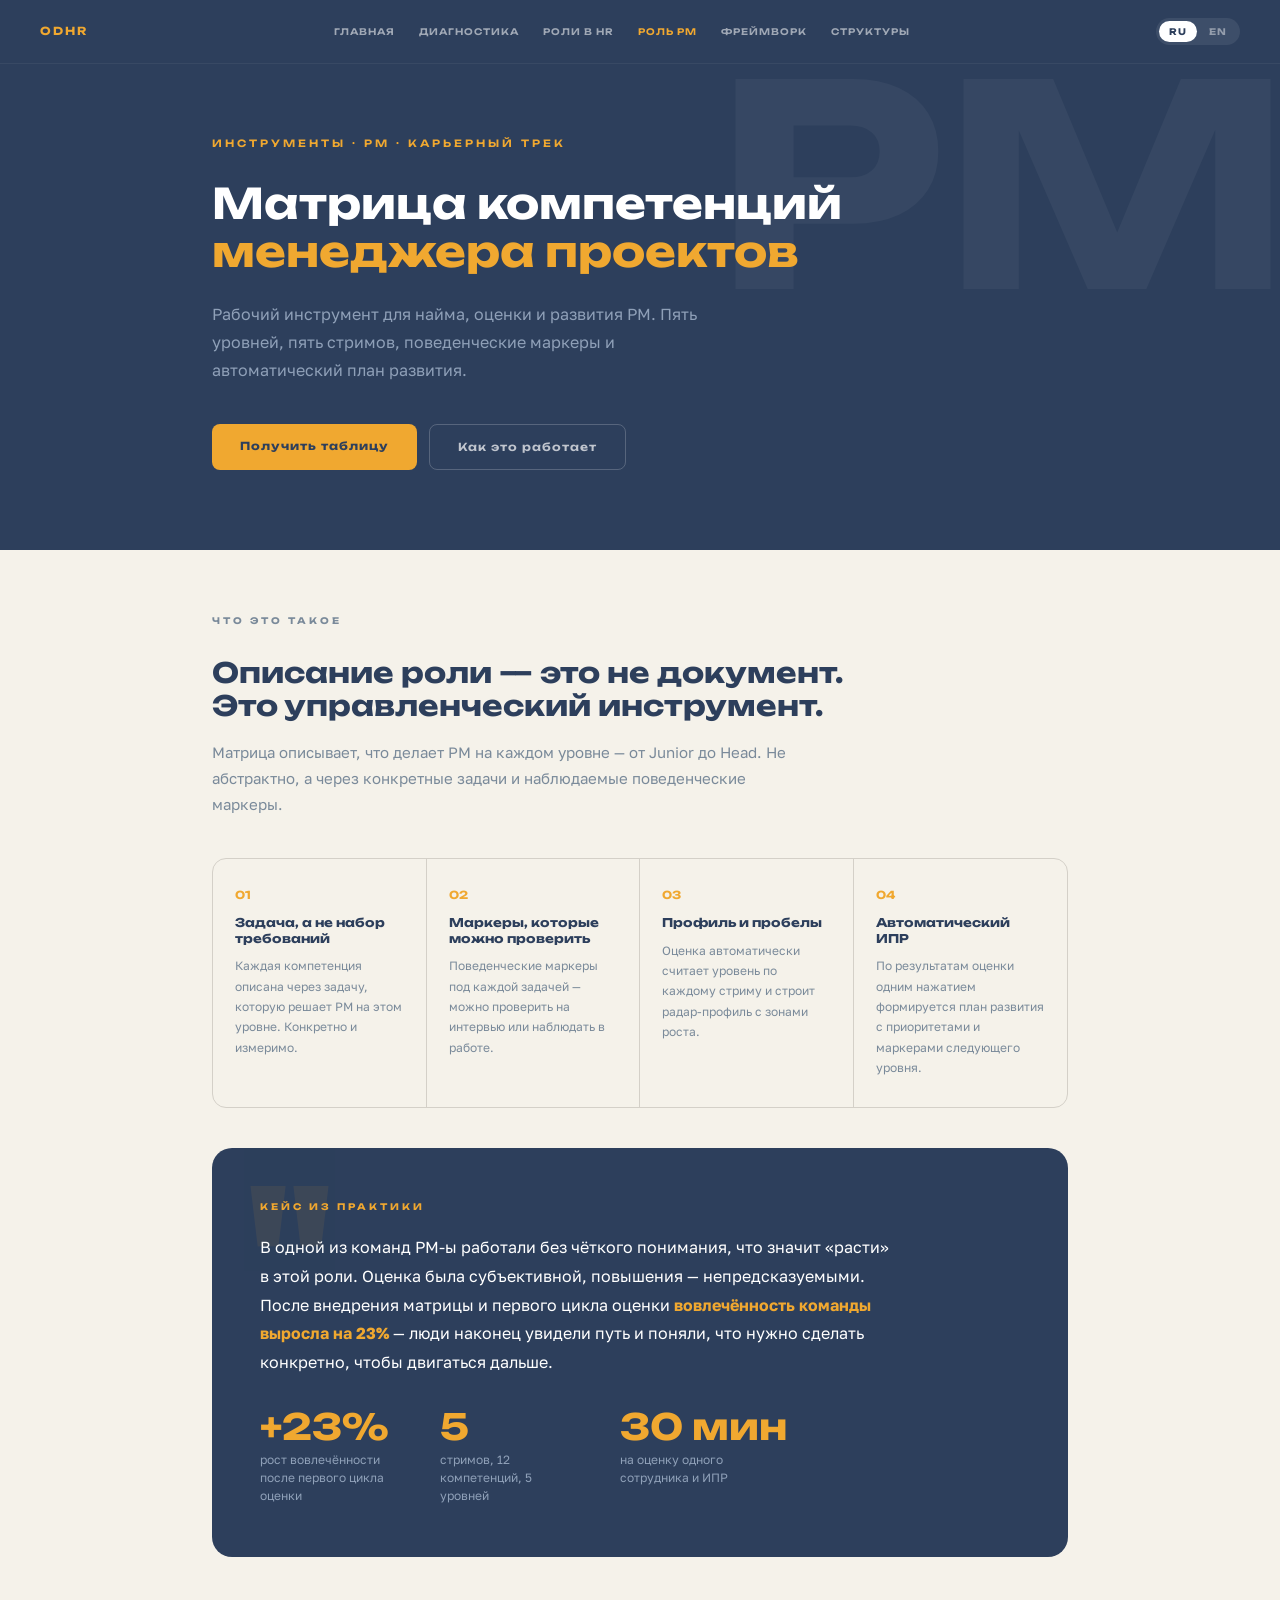
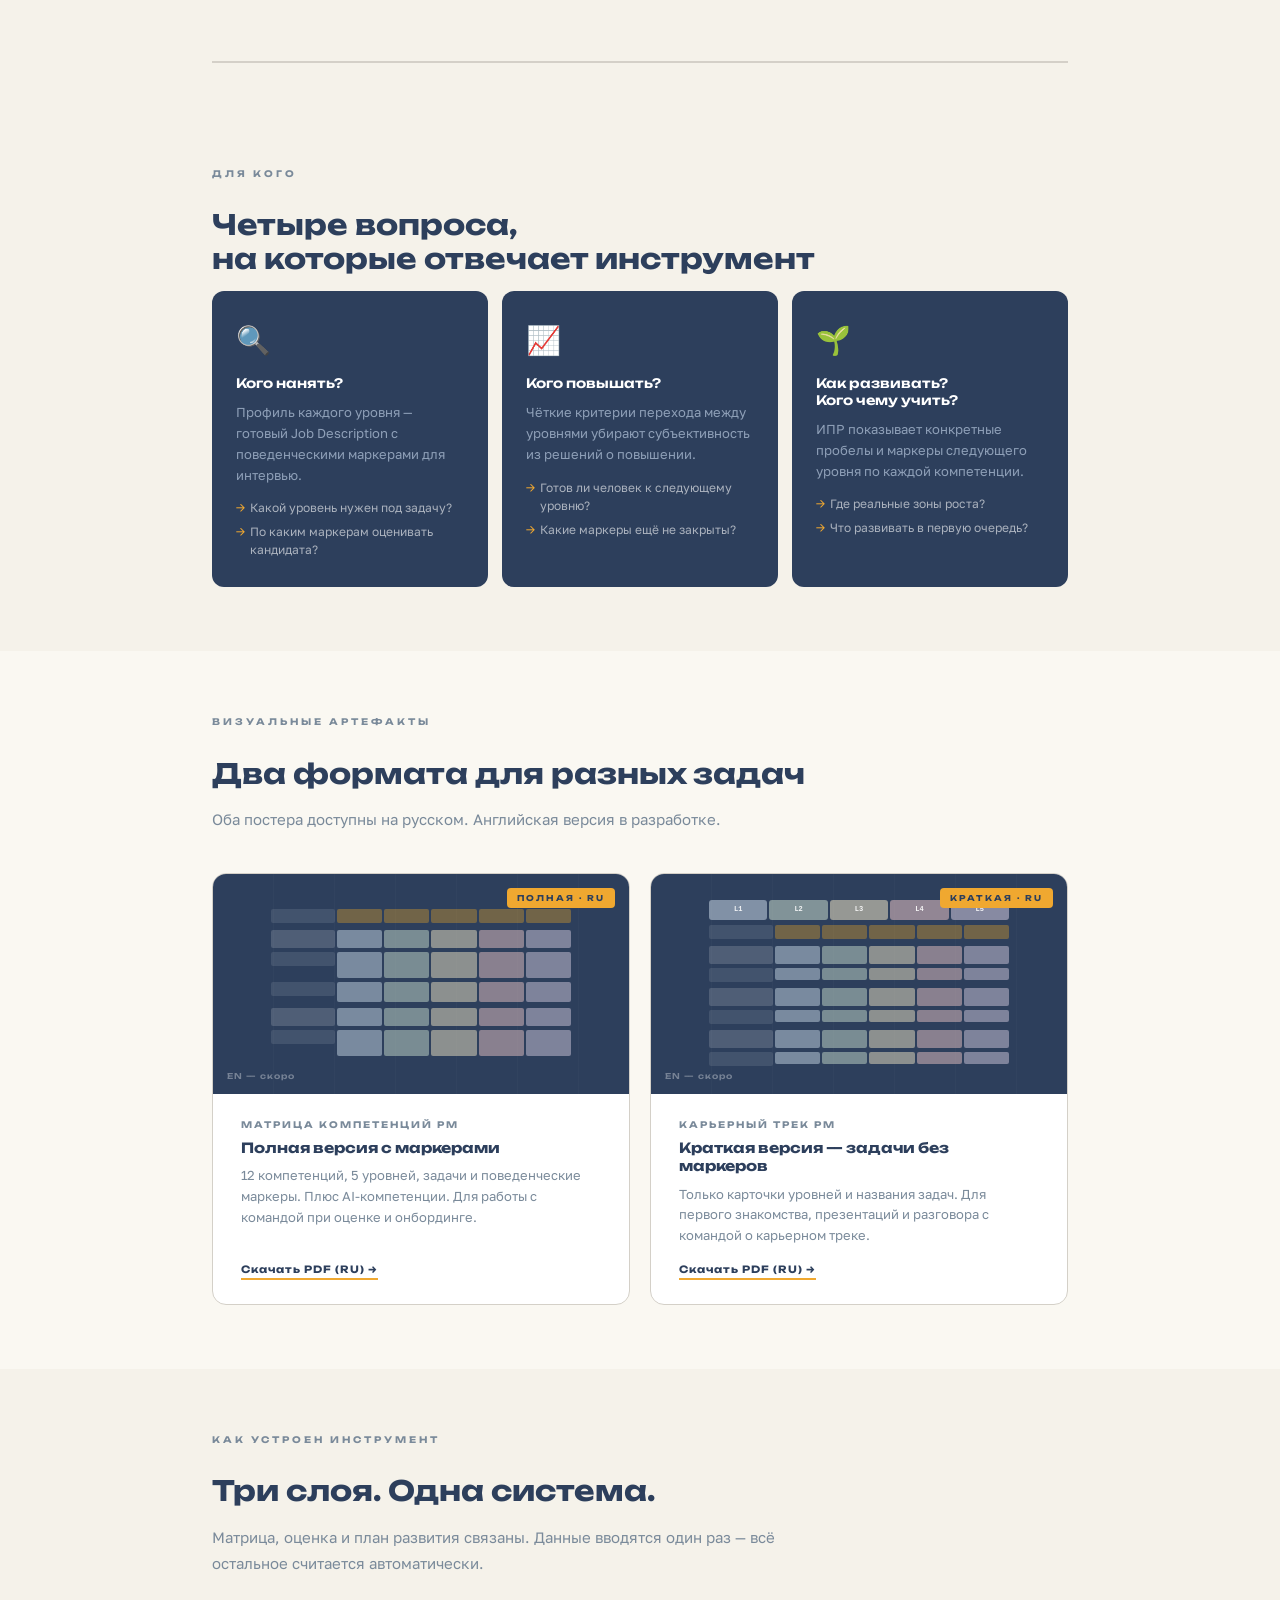
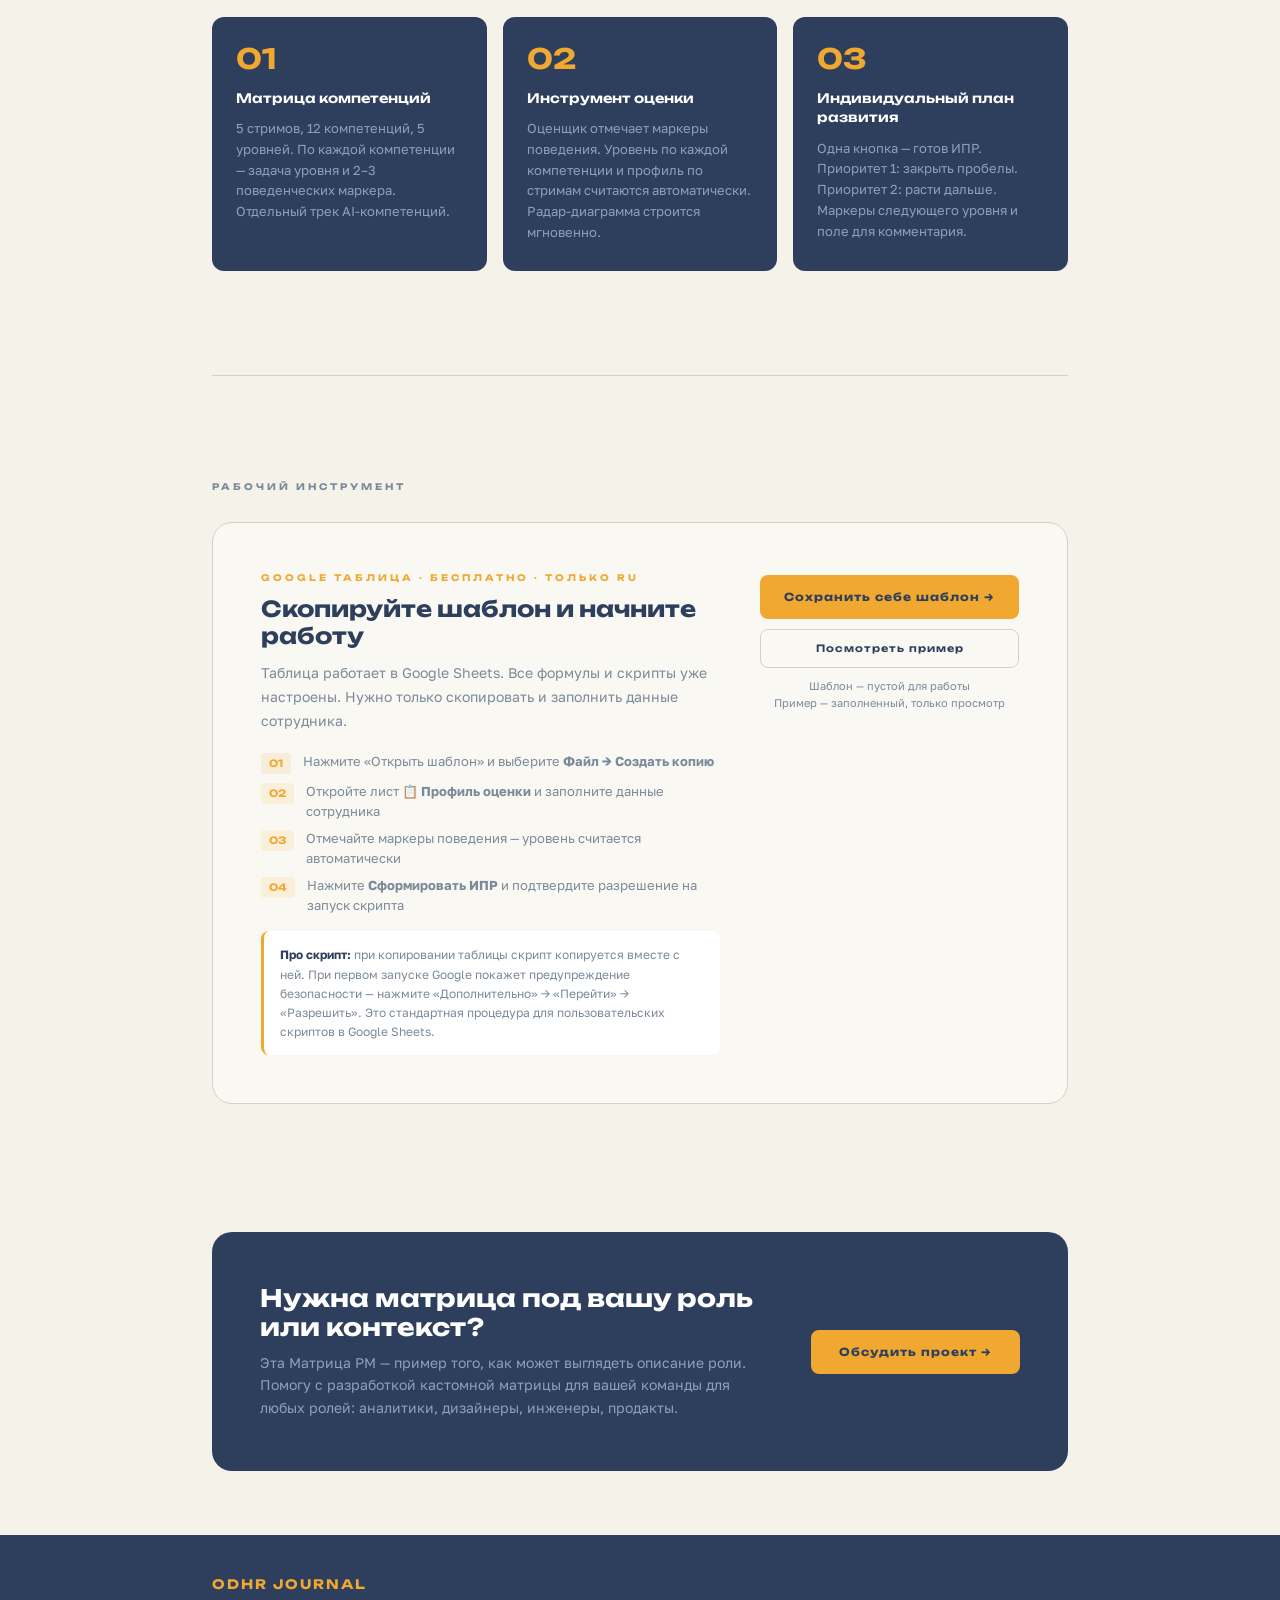
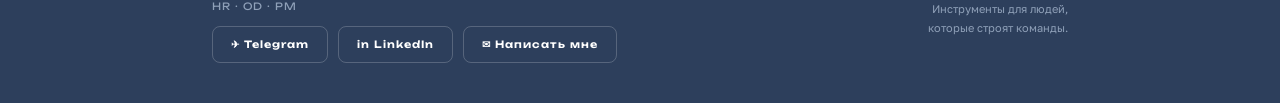
<file: pm_skillset.html>
<!DOCTYPE html>
<html lang="ru">
<head>
<meta charset="UTF-8">
<meta name="viewport" content="width=device-width, initial-scale=1.0">
<title>Матрица компетенций PM — Ольга Гребенюк</title>
<link href="https://fonts.googleapis.com/css2?family=Unbounded:wght@300;400;600;700&family=Golos+Text:wght@400;500;600&display=swap" rel="stylesheet">
<script src="https://cdn.counter.dev/script.js" data-id="e4048f0d-d2cf-4262-ad50-083091bde640" data-utcoffset="2"></script>
<link rel="stylesheet" href="global.css">
<style>

/* ── HERO ── */
.hero { background: var(--ink); padding: 72px 40px 80px; position: relative; overflow: hidden; }
.hero::before { content: 'PM'; position: absolute; right: -10px; top: -20px; font-family: 'Unbounded', sans-serif; font-size: 280px; font-weight: 700; opacity: 0.04; line-height: 1; pointer-events: none; color: white; }
.hero-eyebrow { font-family: 'Unbounded', sans-serif; font-size: 10px; font-weight: 600; letter-spacing: 3px; text-transform: uppercase; color: var(--accent); margin-bottom: 28px; }
.hero h1 { font-family: 'Unbounded', sans-serif; font-size: clamp(22px, 3.5vw, 42px); font-weight: 700; line-height: 1.15; color: white; max-width: 680px; margin-bottom: 24px; position: relative; z-index: 10; }
.hero h1 em { font-style: normal; color: var(--accent); }
.hero-sub { font-size: 16px; color: #8fa0b8; line-height: 1.75; max-width: 520px; margin-bottom: 40px; position: relative; z-index: 10; }
.cta-row { display: flex; gap: 12px; flex-wrap: wrap; position: relative; z-index: 10; }
.btn-primary { font-family: 'Unbounded', sans-serif; font-size: 11px; font-weight: 700; letter-spacing: 1px; padding: 14px 28px; background: var(--accent); color: var(--ink); border: none; border-radius: 8px; cursor: pointer; text-decoration: none; transition: all 0.2s; display: inline-block; }
.btn-primary:hover { background: #e09820; }
.btn-ghost { font-family: 'Unbounded', sans-serif; font-size: 11px; font-weight: 600; letter-spacing: 1px; padding: 14px 28px; background: transparent; color: rgba(255,255,255,0.7); border: 1.5px solid rgba(255,255,255,0.2); border-radius: 8px; cursor: pointer; text-decoration: none; transition: all 0.2s; display: inline-block; }
.btn-ghost:hover { border-color: white; color: white; }

/* ── ОБЩИЕ ── */
.section { padding: 64px 0; }
.section-label { font-family: 'Unbounded', sans-serif; font-size: 9px; font-weight: 700; letter-spacing: 3px; text-transform: uppercase; color: var(--muted); margin-bottom: 28px; }
.section-title { font-family: 'Unbounded', sans-serif; font-size: clamp(18px, 2.5vw, 28px); font-weight: 700; line-height: 1.2; margin-bottom: 16px; }
.section-sub { font-size: 15px; color: var(--muted); line-height: 1.75; max-width: 580px; margin-bottom: 40px; }
.divider { height: 1.5px; background: var(--border); }

/* ── ЧТО ЭТО — горизонтальный список ── */
.what-row { display: grid; grid-template-columns: repeat(4, 1fr); border: 1.5px solid var(--border); border-radius: 14px; overflow: hidden; margin-bottom: 40px; }
.what-item { padding: 28px 22px; border-right: 1.5px solid var(--border); }
.what-item:last-child { border-right: none; }
.what-num { font-family: 'Unbounded', sans-serif; font-size: 11px; font-weight: 700; color: var(--accent); margin-bottom: 12px; }
.what-title { font-family: 'Unbounded', sans-serif; font-size: 12px; font-weight: 700; margin-bottom: 10px; line-height: 1.3; }
.what-desc { font-size: 12px; color: var(--muted); line-height: 1.7; }

/* ── КЕЙС ── */
.case-block { background: var(--ink); border-radius: 20px; padding: 52px 48px; position: relative; overflow: hidden; }
.case-block::before { content: '"'; position: absolute; left: 32px; top: 16px; font-family: 'Unbounded', sans-serif; font-size: 180px; font-weight: 700; color: var(--accent); opacity: 0.08; line-height: 1; pointer-events: none; }
.case-label { font-family: 'Unbounded', sans-serif; font-size: 9px; font-weight: 700; letter-spacing: 3px; text-transform: uppercase; color: var(--accent); margin-bottom: 20px; }
.case-text { font-size: 16px; color: white; line-height: 1.8; max-width: 640px; margin-bottom: 32px; position: relative; z-index: 2; }
.case-text strong { color: var(--accent); }
.case-stats { display: flex; gap: 40px; flex-wrap: wrap; }
.case-stat-num { font-family: 'Unbounded', sans-serif; font-size: 36px; font-weight: 700; color: var(--accent); line-height: 1; margin-bottom: 6px; }
.case-stat-desc { font-size: 12px; color: #8fa0b8; line-height: 1.5; max-width: 140px; }

/* ── ДЛЯ КОГО ── */
.audience-grid { display: grid; grid-template-columns: repeat(3, 1fr); gap: 14px; }
.audience-card { padding: 28px 24px; border-radius: 12px; background: var(--ink); color: white; }
.audience-icon { font-size: 28px; margin-bottom: 14px; }
.audience-title { font-family: 'Unbounded', sans-serif; font-size: 13px; font-weight: 600; margin-bottom: 10px; line-height: 1.3; }
.audience-desc { font-size: 13px; color: #8fa0b8; line-height: 1.6; }
.audience-questions { margin-top: 14px; display: flex; flex-direction: column; gap: 6px; }
.audience-q { font-size: 12px; color: rgba(255,255,255,0.6); padding-left: 14px; position: relative; line-height: 1.5; }
.audience-q::before { content: '→'; position: absolute; left: 0; color: var(--accent); }

/* ── ПОСТЕРЫ ── */
.posters-outer { background: var(--cream); padding: 64px 0; }
.posters-grid { display: grid; grid-template-columns: 1fr 1fr; gap: 20px; }
.poster-card { border: 1.5px solid var(--border); border-radius: 14px; overflow: hidden; background: white; transition: all 0.2s; display: flex; flex-direction: column; }
.poster-card:hover { transform: translateY(-3px); box-shadow: 0 12px 32px rgba(30,45,66,0.1); }
.poster-preview { background: var(--ink); padding: 28px 24px; display: flex; align-items: center; justify-content: center; height: 220px; position: relative; overflow: hidden; flex-shrink: 0; }
.poster-preview::before { content: ''; position: absolute; inset: 0; background: repeating-linear-gradient(90deg, transparent, transparent 60px, rgba(255,255,255,0.02) 60px, rgba(255,255,255,0.02) 61px); }
.poster-badge { position: absolute; top: 14px; right: 14px; z-index: 3; font-family: 'Unbounded', sans-serif; font-size: 8px; font-weight: 700; letter-spacing: 2px; text-transform: uppercase; background: var(--accent); color: var(--ink); padding: 4px 10px; border-radius: 4px; }
.poster-lang-note { position: absolute; bottom: 12px; left: 14px; z-index: 3; font-family: 'Unbounded', sans-serif; font-size: 8px; font-weight: 600; letter-spacing: 1px; color: rgba(255,255,255,0.35); }
.matrix-viz { width: 100%; max-width: 300px; position: relative; z-index: 2; }
.mviz-header { display: grid; grid-template-columns: 64px repeat(5, 1fr); gap: 2px; margin-bottom: 3px; }
.mviz-row { display: grid; grid-template-columns: 64px repeat(5, 1fr); gap: 2px; margin-bottom: 2px; }
.mviz-cell { border-radius: 2px; height: 14px; }
.mviz-label { background: rgba(255,255,255,0.10); }
.mviz-h { background: rgba(240,168,36,0.35); }
.mviz-l1 { background: rgba(214,228,240,0.45); }
.mviz-l2 { background: rgba(213,232,212,0.45); }
.mviz-l3 { background: rgba(255,242,204,0.45); }
.mviz-l4 { background: rgba(248,206,204,0.45); }
.mviz-l5 { background: rgba(225,213,231,0.45); }
.mviz-stream { background: rgba(255,255,255,0.16); }
.poster-info { padding: 24px 28px; flex: 1; display: flex; flex-direction: column; }
.poster-tag { font-family: 'Unbounded', sans-serif; font-size: 9px; font-weight: 700; letter-spacing: 2px; text-transform: uppercase; color: var(--muted); margin-bottom: 8px; }
.poster-title { font-family: 'Unbounded', sans-serif; font-size: 14px; font-weight: 700; margin-bottom: 8px; line-height: 1.3; }
.poster-desc { font-size: 13px; color: var(--muted); line-height: 1.6; margin-bottom: 16px; flex: 1; }
.poster-links { display: flex; gap: 14px; flex-wrap: wrap; align-items: center; }
.poster-link { font-family: 'Unbounded', sans-serif; font-size: 10px; font-weight: 700; letter-spacing: 1px; color: var(--ink); text-decoration: none; border-bottom: 2px solid var(--accent); padding-bottom: 1px; transition: color 0.2s; white-space: nowrap; }
.poster-link:hover { color: var(--accent); }

/* ── КАК УСТРОЕН ── */
.how-grid { display: grid; grid-template-columns: repeat(3, 1fr); gap: 16px; }
.how-card { padding: 28px 24px; border-radius: 12px; background: var(--ink); color: white; }
.how-num { font-family: 'Unbounded', sans-serif; font-size: 28px; font-weight: 700; color: var(--accent); margin-bottom: 16px; line-height: 1; }
.how-title { font-family: 'Unbounded', sans-serif; font-size: 13px; font-weight: 600; margin-bottom: 10px; }
.how-desc { font-size: 13px; color: #8fa0b8; line-height: 1.6; }

/* ── ТАБЛИЦА ── */
.tool-cta-block { border: 1.5px solid var(--border); border-radius: 20px; padding: 48px; background: var(--cream); display: grid; grid-template-columns: 1fr auto; gap: 40px; align-items: start; }
.tool-cta-label { font-family: 'Unbounded', sans-serif; font-size: 9px; font-weight: 700; letter-spacing: 3px; text-transform: uppercase; color: var(--accent); margin-bottom: 12px; }
.tool-cta-title { font-family: 'Unbounded', sans-serif; font-size: clamp(16px, 2vw, 22px); font-weight: 700; line-height: 1.2; margin-bottom: 12px; }
.tool-cta-desc { font-size: 14px; color: var(--muted); line-height: 1.7; }
.tool-cta-steps { margin-top: 20px; display: flex; flex-direction: column; gap: 8px; }
.tool-cta-step { display: flex; align-items: flex-start; gap: 12px; font-size: 13px; color: var(--muted); line-height: 1.5; }
.step-num { font-family: 'Unbounded', sans-serif; font-size: 10px; font-weight: 700; color: var(--accent); background: rgba(240,168,36,0.12); border-radius: 4px; padding: 3px 8px; flex-shrink: 0; margin-top: 1px; }
.tool-note { margin-top: 16px; font-size: 12px; color: var(--muted); line-height: 1.6; padding: 14px 16px; background: white; border-radius: 8px; border-left: 3px solid var(--accent); }
.tool-note strong { color: var(--ink); }
.tool-cta-actions { display: flex; flex-direction: column; gap: 10px; padding-top: 4px; }
.btn-tool { font-family: 'Unbounded', sans-serif; font-size: 11px; font-weight: 700; letter-spacing: 1px; padding: 14px 24px; background: var(--accent); color: var(--ink); border: none; border-radius: 8px; cursor: pointer; text-decoration: none; transition: all 0.2s; display: block; white-space: nowrap; text-align: center; }
.btn-tool:hover { background: #e09820; }
.btn-tool-ghost { font-family: 'Unbounded', sans-serif; font-size: 10px; font-weight: 600; letter-spacing: 1px; padding: 11px 22px; background: transparent; color: var(--ink); border: 1.5px solid var(--border); border-radius: 8px; cursor: pointer; text-decoration: none; transition: all 0.2s; display: block; white-space: nowrap; text-align: center; }
.btn-tool-ghost:hover { border-color: var(--ink); }
.tool-cta-hint { font-size: 11px; color: var(--muted); text-align: center; line-height: 1.5; }

/* ── CTA ── */
.cta-block { background: var(--ink); border-radius: 20px; padding: 52px 48px; margin: 64px 0; display: grid; grid-template-columns: 1fr auto; gap: 40px; align-items: center; }
.cta-block-title { font-family: 'Unbounded', sans-serif; font-size: clamp(16px, 2.5vw, 24px); font-weight: 700; color: white; line-height: 1.2; margin-bottom: 10px; }
.cta-block-sub { font-size: 14px; color: #8fa0b8; line-height: 1.6; }

/* ── АДАПТИВ ── */
@media (max-width: 768px) {
  .site-nav { padding: 0 20px; }
  .menu-toggle { display: block; }
  .nav-menu { display: none; position: absolute; top: 64px; left: 0; width: 100%; background: var(--ink); flex-direction: column; padding: 20px 0; border-bottom: 1px solid rgba(255,255,255,0.1); box-shadow: 0 8px 24px rgba(0,0,0,0.2); z-index: 200; }
  .nav-menu.open { display: flex; }
  .hero { padding: 48px 20px 56px; }
  .container { padding: 0 20px; }
  .what-row { grid-template-columns: 1fr 1fr; }
  .what-item { border-right: none; border-bottom: 1.5px solid var(--border); }
  .what-item:nth-child(odd) { border-right: 1.5px solid var(--border); }
  .what-item:nth-last-child(-n+2) { border-bottom: none; }
  .audience-grid, .how-grid, .posters-grid { grid-template-columns: 1fr; }
  .case-block { padding: 36px 24px; }
  .case-stats { gap: 24px; }
  .tool-cta-block, .cta-block { grid-template-columns: 1fr; padding: 36px 24px; }
  .tool-cta-actions { flex-direction: row; flex-wrap: wrap; }
  .btn-tool, .btn-tool-ghost { flex: 1; }
}
@media (max-width: 480px) {
  .what-row { grid-template-columns: 1fr; }
  .what-item { border-right: none !important; border-bottom: 1.5px solid var(--border); }
  .what-item:last-child { border-bottom: none; }
}
</style>
</head>
<body>
<!-- Yandex.Metrika counter -->
<script type="text/javascript">
    (function(m,e,t,r,i,k,a){
        m[i]=m[i]||function(){(m[i].a=m[i].a||[]).push(arguments)};
        m[i].l=1*new Date();
        for (var j = 0; j < document.scripts.length; j++) {if (document.scripts[j].src === r) { return; }}
        k=e.createElement(t),a=e.getElementsByTagName(t)[0],k.async=1,k.src=r,a.parentNode.insertBefore(k,a)
    })(window, document,'script','https://mc.yandex.ru/metrika/tag.js?id=108984964', 'ym');

    ym(108984964, 'init', {ssr:true, webvisor:true, clickmap:true, ecommerce:"dataLayer", referrer: document.referrer, url: location.href, accurateTrackBounce:true, trackLinks:true});
</script>
<noscript><div><img src="https://mc.yandex.ru/watch/108984964" style="position:absolute; left:-9999px;" alt="" /></div></noscript>
<!-- /Yandex.Metrika counter -->
<!-- NAV — новое меню со всеми страницами -->
<nav class="site-nav">
  <a href="home.html" class="nav-brand">ODHR</a>
  <div class="nav-menu" id="nav-menu">
    <a href="home.html" class="nav-link cross-link" id="nav-home">Главная</a>
    <a href="index.html" class="nav-link cross-link" id="nav-diag">Диагностика</a>
    <a href="hr_roles_guide.html" class="nav-link cross-link" id="nav-guide">Роли в HR</a>
    <a href="pm_skillset.html" class="nav-link active cross-link" id="nav-pm">Роль PM</a>
    <a href="framework.html" class="nav-link cross-link" id="nav-fw">Фреймворк</a>
    <a href="structure.html" class="nav-link cross-link" id="nav-str">Структуры</a>
  </div>
  <div class="nav-actions">
    <div class="lang-toggle">
      <button class="lang-btn active" onclick="changePageLang('ru')" id="btn-lang-ru">RU</button>
      <button class="lang-btn" onclick="changePageLang('en')" id="btn-lang-en">EN</button>
    </div>
    <button class="menu-toggle" id="mobile-menu-btn">☰</button>
  </div>
</nav>

<!-- HERO -->
<section class="hero">
  <div class="container">
    <div class="hero-eyebrow" id="hero-eyebrow">Инструменты · PM · Карьерный трек</div>
    <h1 id="hero-h1">Матрица компетенций<br><em>менеджера проектов</em></h1>
    <p class="hero-sub" id="hero-sub">Рабочий инструмент для найма, оценки и развития PM. Пять уровней, пять стримов, поведенческие маркеры и автоматический план развития.</p>
    <div class="cta-row">
      <a href="#table" class="btn-primary" id="cta-primary">Получить таблицу</a>
      <a href="#how" class="btn-ghost" id="cta-secondary">Как это работает</a>
    </div>
  </div>
</section>

<div class="container">

  <!-- ЧТО ЭТО + КЕЙС -->
  <section class="section">
    <div class="section-label" id="what-label">Что это такое</div>
    <h2 class="section-title" id="what-title">Описание роли — это не документ.<br>Это управленческий инструмент.</h2>
    <p class="section-sub" id="what-sub">Матрица описывает, что делает PM на каждом уровне — от Junior до Head. Не абстрактно, а через конкретные задачи и наблюдаемые поведенческие маркеры.</p>

    <div class="what-row">
      <div class="what-item">
        <div class="what-num" id="w1-num">01</div>
        <div class="what-title" id="w1-title">Задача, а не набор требований</div>
        <div class="what-desc" id="w1-desc">Каждая компетенция описана через задачу, которую решает PM на этом уровне. Конкретно и измеримо.</div>
      </div>
      <div class="what-item">
        <div class="what-num" id="w2-num">02</div>
        <div class="what-title" id="w2-title">Маркеры, которые можно проверить</div>
        <div class="what-desc" id="w2-desc">Поведенческие маркеры под каждой задачей — можно проверить на интервью или наблюдать в работе.</div>
      </div>
      <div class="what-item">
        <div class="what-num" id="w3-num">03</div>
        <div class="what-title" id="w3-title">Профиль и пробелы</div>
        <div class="what-desc" id="w3-desc">Оценка автоматически считает уровень по каждому стриму и строит радар-профиль с зонами роста.</div>
      </div>
      <div class="what-item">
        <div class="what-num" id="w4-num">04</div>
        <div class="what-title" id="w4-title">Автоматический ИПР</div>
        <div class="what-desc" id="w4-desc">По результатам оценки одним нажатием формируется план развития с приоритетами и маркерами следующего уровня.</div>
      </div>
    </div>

    <div class="case-block">
      <div class="case-label" id="case-label">Кейс из практики</div>
      <p class="case-text" id="case-text">
        В одной из команд PM-ы работали без чёткого понимания, что значит «расти» в этой роли. Оценка была субъективной, повышения — непредсказуемыми. После внедрения матрицы и первого цикла оценки <strong>вовлечённость команды выросла на 23%</strong> — люди наконец увидели путь и поняли, что нужно сделать конкретно, чтобы двигаться дальше.
      </p>
      <div class="case-stats">
        <div><div class="case-stat-num" id="stat1-num">+23%</div><div class="case-stat-desc" id="stat1-desc">рост вовлечённости после первого цикла оценки</div></div>
        <div><div class="case-stat-num" id="stat2-num">5</div><div class="case-stat-desc" id="stat2-desc">стримов, 12 компетенций, 5 уровней</div></div>
        <div><div class="case-stat-num" id="stat3-num">30 мин</div><div class="case-stat-desc" id="stat3-desc">на оценку одного сотрудника и ИПР</div></div>
      </div>
    </div>
  </section>

  <div class="divider"></div>

  <!-- ДЛЯ КОГО -->
  <section class="section">
    <div class="section-label" id="aud-label">Для кого</div>
    <h2 class="section-title" id="aud-title">Четыре вопроса,<br>на которые отвечает инструмент</h2>
    <div class="audience-grid">
      <div class="audience-card">
        <div class="audience-icon" id="aud1-icon">🔍</div>
        <div class="audience-title" id="aud1-title">Кого нанять?</div>
        <div class="audience-desc" id="aud1-desc">Профиль каждого уровня — готовый Job Description с поведенческими маркерами для интервью.</div>
        <div class="audience-questions">
          <div class="audience-q" id="aud1-q1">Какой уровень нужен под задачу?</div>
          <div class="audience-q" id="aud1-q2">По каким маркерам оценивать кандидата?</div>
        </div>
      </div>
      <div class="audience-card">
        <div class="audience-icon" id="aud2-icon">📈</div>
        <div class="audience-title" id="aud2-title">Кого повышать?</div>
        <div class="audience-desc" id="aud2-desc">Чёткие критерии перехода между уровнями убирают субъективность из решений о повышении.</div>
        <div class="audience-questions">
          <div class="audience-q" id="aud2-q1">Готов ли человек к следующему уровню?</div>
          <div class="audience-q" id="aud2-q2">Какие маркеры ещё не закрыты?</div>
        </div>
      </div>
      <div class="audience-card">
        <div class="audience-icon" id="aud3-icon">🌱</div>
        <div class="audience-title" id="aud3-title">Как развивать?<br>Кого чему учить?</div>
        <div class="audience-desc" id="aud3-desc">ИПР показывает конкретные пробелы и маркеры следующего уровня по каждой компетенции.</div>
        <div class="audience-questions">
          <div class="audience-q" id="aud3-q1">Где реальные зоны роста?</div>
          <div class="audience-q" id="aud3-q2">Что развивать в первую очередь?</div>
        </div>
      </div>
    </div>
  </section>

</div>

<!-- ПОСТЕРЫ -->
<section class="posters-outer" id="posters">
  <div class="container">
    <div class="section-label" id="posters-label">Визуальные артефакты</div>
    <h2 class="section-title" id="posters-title">Два формата для разных задач</h2>
    <p class="section-sub" id="posters-sub">Оба постера доступны на русском. Английская версия в разработке.</p>

    <div class="posters-grid">

      <div class="poster-card">
        <div class="poster-preview">
          <div class="poster-badge">Полная · RU</div>
          <div class="poster-lang-note">EN — скоро</div>
          <div class="matrix-viz">
            <div class="mviz-header">
              <div class="mviz-cell mviz-label"></div>
              <div class="mviz-cell mviz-h"></div><div class="mviz-cell mviz-h"></div><div class="mviz-cell mviz-h"></div><div class="mviz-cell mviz-h"></div><div class="mviz-cell mviz-h"></div>
            </div>
            <div style="height:4px"></div>
            <div class="mviz-row"><div class="mviz-cell mviz-stream" style="height:18px"></div><div class="mviz-cell mviz-l1" style="height:18px"></div><div class="mviz-cell mviz-l2" style="height:18px"></div><div class="mviz-cell mviz-l3" style="height:18px"></div><div class="mviz-cell mviz-l4" style="height:18px"></div><div class="mviz-cell mviz-l5" style="height:18px"></div></div>
            <div style="height:2px"></div>
            <div class="mviz-row"><div class="mviz-cell mviz-label"></div><div class="mviz-cell mviz-l1" style="height:26px"></div><div class="mviz-cell mviz-l2" style="height:26px"></div><div class="mviz-cell mviz-l3" style="height:26px"></div><div class="mviz-cell mviz-l4" style="height:26px"></div><div class="mviz-cell mviz-l5" style="height:26px"></div></div>
            <div style="height:2px"></div>
            <div class="mviz-row"><div class="mviz-cell mviz-label"></div><div class="mviz-cell mviz-l1" style="height:20px"></div><div class="mviz-cell mviz-l2" style="height:20px"></div><div class="mviz-cell mviz-l3" style="height:20px"></div><div class="mviz-cell mviz-l4" style="height:20px"></div><div class="mviz-cell mviz-l5" style="height:20px"></div></div>
            <div style="height:4px"></div>
            <div class="mviz-row"><div class="mviz-cell mviz-stream" style="height:18px"></div><div class="mviz-cell mviz-l1" style="height:18px"></div><div class="mviz-cell mviz-l2" style="height:18px"></div><div class="mviz-cell mviz-l3" style="height:18px"></div><div class="mviz-cell mviz-l4" style="height:18px"></div><div class="mviz-cell mviz-l5" style="height:18px"></div></div>
            <div style="height:2px"></div>
            <div class="mviz-row"><div class="mviz-cell mviz-label"></div><div class="mviz-cell mviz-l1" style="height:26px"></div><div class="mviz-cell mviz-l2" style="height:26px"></div><div class="mviz-cell mviz-l3" style="height:26px"></div><div class="mviz-cell mviz-l4" style="height:26px"></div><div class="mviz-cell mviz-l5" style="height:26px"></div></div>
          </div>
        </div>
        <div class="poster-info">
          <div class="poster-tag" id="p1-tag">Матрица компетенций PM</div>
          <div class="poster-title" id="p1-title">Полная версия с маркерами</div>
          <div class="poster-desc" id="p1-desc">12 компетенций, 5 уровней, задачи и поведенческие маркеры. Плюс AI-компетенции. Для работы с командой при оценке и онбординге.</div>
          <div class="poster-links">
            <a href="PM Skillset (full_ru).pdf" target="_blank" class="poster-link" id="p1-link">Скачать PDF (RU) →</a>
          </div>
        </div>
      </div>

      <div class="poster-card">
        <div class="poster-preview">
          <div class="poster-badge">Краткая · RU</div>
          <div class="poster-lang-note">EN — скоро</div>
          <div class="matrix-viz">
            <div style="display:grid;grid-template-columns:repeat(5,1fr);gap:2px;margin-bottom:5px;">
              <div style="background:rgba(214,228,240,0.5);border-radius:3px;height:20px;display:flex;align-items:center;justify-content:center;"><span style="font-size:7px;color:rgba(255,255,255,0.9);font-family:monospace;font-weight:700;">L1</span></div>
              <div style="background:rgba(213,232,212,0.5);border-radius:3px;height:20px;display:flex;align-items:center;justify-content:center;"><span style="font-size:7px;color:rgba(255,255,255,0.9);font-family:monospace;font-weight:700;">L2</span></div>
              <div style="background:rgba(255,242,204,0.5);border-radius:3px;height:20px;display:flex;align-items:center;justify-content:center;"><span style="font-size:7px;color:rgba(255,255,255,0.9);font-family:monospace;font-weight:700;">L3</span></div>
              <div style="background:rgba(248,206,204,0.5);border-radius:3px;height:20px;display:flex;align-items:center;justify-content:center;"><span style="font-size:7px;color:rgba(255,255,255,0.9);font-family:monospace;font-weight:700;">L4</span></div>
              <div style="background:rgba(225,213,231,0.5);border-radius:3px;height:20px;display:flex;align-items:center;justify-content:center;"><span style="font-size:7px;color:rgba(255,255,255,0.9);font-family:monospace;font-weight:700;">L5</span></div>
            </div>
            <div class="mviz-header">
              <div class="mviz-cell mviz-label"></div>
              <div class="mviz-cell mviz-h"></div><div class="mviz-cell mviz-h"></div><div class="mviz-cell mviz-h"></div><div class="mviz-cell mviz-h"></div><div class="mviz-cell mviz-h"></div>
            </div>
            <div style="height:4px"></div>
            <div class="mviz-row"><div class="mviz-cell mviz-stream" style="height:18px"></div><div class="mviz-cell mviz-l1" style="height:18px"></div><div class="mviz-cell mviz-l2" style="height:18px"></div><div class="mviz-cell mviz-l3" style="height:18px"></div><div class="mviz-cell mviz-l4" style="height:18px"></div><div class="mviz-cell mviz-l5" style="height:18px"></div></div>
            <div style="height:2px"></div>
            <div class="mviz-row"><div class="mviz-cell mviz-label"></div><div class="mviz-cell mviz-l1" style="height:12px"></div><div class="mviz-cell mviz-l2" style="height:12px"></div><div class="mviz-cell mviz-l3" style="height:12px"></div><div class="mviz-cell mviz-l4" style="height:12px"></div><div class="mviz-cell mviz-l5" style="height:12px"></div></div>
            <div style="height:4px"></div>
            <div class="mviz-row"><div class="mviz-cell mviz-stream" style="height:18px"></div><div class="mviz-cell mviz-l1" style="height:18px"></div><div class="mviz-cell mviz-l2" style="height:18px"></div><div class="mviz-cell mviz-l3" style="height:18px"></div><div class="mviz-cell mviz-l4" style="height:18px"></div><div class="mviz-cell mviz-l5" style="height:18px"></div></div>
            <div style="height:2px"></div>
            <div class="mviz-row"><div class="mviz-cell mviz-label"></div><div class="mviz-cell mviz-l1" style="height:12px"></div><div class="mviz-cell mviz-l2" style="height:12px"></div><div class="mviz-cell mviz-l3" style="height:12px"></div><div class="mviz-cell mviz-l4" style="height:12px"></div><div class="mviz-cell mviz-l5" style="height:12px"></div></div>
            <div style="height:4px"></div>
            <div class="mviz-row"><div class="mviz-cell mviz-stream" style="height:18px"></div><div class="mviz-cell mviz-l1" style="height:18px"></div><div class="mviz-cell mviz-l2" style="height:18px"></div><div class="mviz-cell mviz-l3" style="height:18px"></div><div class="mviz-cell mviz-l4" style="height:18px"></div><div class="mviz-cell mviz-l5" style="height:18px"></div></div>
            <div style="height:2px"></div>
            <div class="mviz-row"><div class="mviz-cell mviz-label"></div><div class="mviz-cell mviz-l1" style="height:12px"></div><div class="mviz-cell mviz-l2" style="height:12px"></div><div class="mviz-cell mviz-l3" style="height:12px"></div><div class="mviz-cell mviz-l4" style="height:12px"></div><div class="mviz-cell mviz-l5" style="height:12px"></div></div>
          </div>
        </div>
        <div class="poster-info">
          <div class="poster-tag" id="p2-tag">Карьерный трек PM</div>
          <div class="poster-title" id="p2-title">Краткая версия — задачи без маркеров</div>
          <div class="poster-desc" id="p2-desc">Только карточки уровней и названия задач. Для первого знакомства, презентаций и разговора с командой о карьерном треке.</div>
          <div class="poster-links">
            <a href="PM Skillset (part_ru).pdf" target="_blank" class="poster-link" id="p2-link">Скачать PDF (RU) →</a>
          </div>
        </div>
      </div>

    </div>
  </div>
</section>

<div class="container">

  <!-- КАК УСТРОЕН -->
  <section class="section" id="how">
    <div class="section-label" id="how-label">Как устроен инструмент</div>
    <h2 class="section-title" id="how-title">Три слоя. Одна система.</h2>
    <p class="section-sub" id="how-sub">Матрица, оценка и план развития связаны. Данные вводятся один раз — всё остальное считается автоматически.</p>
    <div class="how-grid">
      <div class="how-card">
        <div class="how-num" id="how1-num">01</div>
        <div class="how-title" id="how1-title">Матрица компетенций</div>
        <div class="how-desc" id="how1-desc">5 стримов, 12 компетенций, 5 уровней. По каждой компетенции — задача уровня и 2–3 поведенческих маркера. Отдельный трек AI-компетенций.</div>
      </div>
      <div class="how-card">
        <div class="how-num" id="how2-num">02</div>
        <div class="how-title" id="how2-title">Инструмент оценки</div>
        <div class="how-desc" id="how2-desc">Оценщик отмечает маркеры поведения. Уровень по каждой компетенции и профиль по стримам считаются автоматически. Радар-диаграмма строится мгновенно.</div>
      </div>
      <div class="how-card">
        <div class="how-num" id="how3-num">03</div>
        <div class="how-title" id="how3-title">Индивидуальный план развития</div>
        <div class="how-desc" id="how3-desc">Одна кнопка — готов ИПР. Приоритет 1: закрыть пробелы. Приоритет 2: расти дальше. Маркеры следующего уровня и поле для комментария.</div>
      </div>
    </div>
  </section>

  <div class="divider"></div>

  <!-- ПОЛУЧИТЬ ТАБЛИЦУ -->
  <section class="section" id="table">
    <div class="section-label" id="table-label">Рабочий инструмент</div>
    <div class="tool-cta-block">
      <div>
        <div class="tool-cta-label" id="table-sublabel">Google Таблица · Бесплатно · Только RU</div>
        <div class="tool-cta-title" id="table-title">Скопируйте шаблон и начните работу</div>
        <div class="tool-cta-desc" id="table-desc">Таблица работает в Google Sheets. Все формулы и скрипты уже настроены. Нужно только скопировать и заполнить данные сотрудника.</div>
        <div class="tool-cta-steps">
          <div class="tool-cta-step">
            <span class="step-num">01</span>
            <span id="step1">Нажмите «Открыть шаблон» и выберите <strong>Файл → Создать копию</strong></span>
          </div>
          <div class="tool-cta-step">
            <span class="step-num">02</span>
            <span id="step2">Откройте лист <strong>📋 Профиль оценки</strong> и заполните данные сотрудника</span>
          </div>
          <div class="tool-cta-step">
            <span class="step-num">03</span>
            <span id="step3">Отмечайте маркеры поведения — уровень считается автоматически</span>
          </div>
          <div class="tool-cta-step">
            <span class="step-num">04</span>
            <span id="step4">Нажмите <strong>Сформировать ИПР</strong> и подтвердите разрешение на запуск скрипта</span>
          </div>
        </div>
        <div class="tool-note" id="table-note">
          <strong>Про скрипт:</strong> при копировании таблицы скрипт копируется вместе с ней. При первом запуске Google покажет предупреждение безопасности — нажмите «Дополнительно» → «Перейти» → «Разрешить». Это стандартная процедура для пользовательских скриптов в Google Sheets.
        </div>
      </div>
      <div class="tool-cta-actions">
        <a href="https://docs.google.com/spreadsheets/d/1bxBkTUYMqehr57tN6ShqzNxMy4CPkEgMUHwVUpjfx_Q/edit?usp=sharing" target="_blank" class="btn-tool" id="btn-template">Сохранить себе шаблон →</a>
        <a href="https://docs.google.com/spreadsheets/d/15IwQJSFvZP5ypgkQBLpmq6bTUYqp9S7X6LYJABMOK9U/edit?usp=sharing" target="_blank" class="btn-tool-ghost" id="btn-example">Посмотреть пример</a>
        <div class="tool-cta-hint" id="btn-hint">Шаблон — пустой для работы<br>Пример — заполненный, только просмотр</div>
      </div>
    </div>
  </section>

  <!-- CTA -->
  <div class="cta-block">
    <div>
      <div class="cta-block-title" id="cta-title">Нужна матрица под вашу роль или контекст?</div>
      <div class="cta-block-sub" id="cta-sub">Эта Матрица PM — пример того, как может выглядеть описание роли. Помогу с разработкой кастомной матрицы для вашей команды для любых ролей: аналитики, дизайнеры, инженеры, продакты.</div>
    </div>
    <a href="#" data-contact-trigger class="btn-primary" id="cta-btn">Обсудить проект →</a>
  </div>

</div>

<!-- FOOTER — идентичен home.html -->
<footer class="site-footer">
  <div class="container">
    <div class="footer-inner">
      <div>
        <div class="footer-brand">ODHR JOURNAL<span>HR · OD · PM</span></div>
        <div class="footer-links">
          <a class="footer-link" href="https://t.me/ODHRAMA" target="_blank">✈ Telegram</a>
          <a class="footer-link" href="https://www.linkedin.com/in/ogrebenyuk" target="_blank">in LinkedIn</a>
          <a class="footer-link" href="#" data-contact-trigger>✉ Написать мне</a>
        </div>
      </div>
      <div class="footer-copy" id="f-copy">Инструменты для людей,<br>которые строят команды.</div>
    </div>
  </div>
</footer>

<script src="main.js"></script>
<script src="contact-form.js"></script>
<script>
  const menuBtn = document.getElementById('mobile-menu-btn');
  const navMenu = document.getElementById('nav-menu');
  if (menuBtn && navMenu) {
    menuBtn.addEventListener('click', () => navMenu.classList.toggle('open'));
    document.addEventListener('click', (e) => {
      if (!navMenu.contains(e.target) && !menuBtn.contains(e.target)) {
        navMenu.classList.remove('open');
      }
    });
  }
  document.querySelectorAll('a[href^="#"]:not([data-contact-trigger])').forEach(a => {
    a.addEventListener('click', e => {
      const target = document.querySelector(a.getAttribute('href'));
      if (target) { e.preventDefault(); target.scrollIntoView({ behavior: 'smooth', block: 'start' }); }
    });
  });

  // ── ПЕРЕВОДЫ ─────────────────────────────────────────────────────────────
  const T = {
    ru: {
      navHome: 'Главная', navDiag: 'Диагностика', navGuide: 'Роли в HR',
      navPm: 'Роль PM', navStr: 'Структуры',
      eyebrow: 'Инструменты · PM · Карьерный трек',
      h1: 'Матрица компетенций<br><em>менеджера проектов</em>',
      heroSub: 'Рабочий инструмент для найма, оценки и развития PM. Пять уровней, пять стримов, поведенческие маркеры и автоматический план развития.',
      ctaPrimary: 'Получить таблицу',
      ctaSecondary: 'Как это работает',
      whatLabel: 'Что это такое',
      whatTitle: 'Описание роли — это не документ.<br>Это управленческий инструмент.',
      whatSub: 'Матрица описывает, что делает PM на каждом уровне — от Junior до Head. Не абстрактно, а через конкретные задачи и наблюдаемые поведенческие маркеры.',
      w1num: '01', w1title: 'Задача, а не набор требований', w1desc: 'Каждая компетенция описана через задачу, которую решает PM на этом уровне. Конкретно и измеримо.',
      w2num: '02', w2title: 'Маркеры, которые можно проверить', w2desc: 'Поведенческие маркеры под каждой задачей — можно проверить на интервью или наблюдать в работе.',
      w3num: '03', w3title: 'Профиль и пробелы', w3desc: 'Оценка автоматически считает уровень по каждому стриму и строит радар-профиль с зонами роста.',
      w4num: '04', w4title: 'Автоматический ИПР', w4desc: 'По результатам оценки одним нажатием формируется план развития с приоритетами и маркерами следующего уровня.',
      caseLabel: 'Кейс из практики',
      caseText: 'В одной из команд PM-ы работали без чёткого понимания, что значит «расти» в этой роли. Оценка была субъективной, повышения — непредсказуемыми. После внедрения матрицы и первого цикла оценки <strong>вовлечённость команды выросла на 23%</strong> — люди наконец увидели путь и поняли, что нужно сделать конкретно, чтобы двигаться дальше.',
      stat1num: '+23%', stat1desc: 'рост вовлечённости после первого цикла оценки',
      stat2num: '5', stat2desc: 'стримов, 12 компетенций, 5 уровней',
      stat3num: '30 мин', stat3desc: 'на оценку одного сотрудника и ИПР',
      audLabel: 'Для кого',
      audTitle: 'Четыре вопроса,<br>на которые отвечает инструмент',
      aud1icon: '🔍', aud1title: 'Кого нанять?', aud1desc: 'Профиль каждого уровня — готовый Job Description с поведенческими маркерами для интервью.',
      aud1q1: 'Какой уровень нужен под задачу?', aud1q2: 'По каким маркерам оценивать кандидата?',
      aud2icon: '📈', aud2title: 'Кого повышать?', aud2desc: 'Чёткие критерии перехода между уровнями убирают субъективность из решений о повышении.',
      aud2q1: 'Готов ли человек к следующему уровню?', aud2q2: 'Какие маркеры ещё не закрыты?',
      aud3icon: '🌱', aud3title: 'Как развивать?<br>Кого чему учить?', aud3desc: 'ИПР показывает конкретные пробелы и маркеры следующего уровня по каждой компетенции.',
      aud3q1: 'Где реальные зоны роста?', aud3q2: 'Что развивать в первую очередь?',
      postersLabel: 'Визуальные артефакты',
      postersTitle: 'Два формата для разных задач',
      postersSub: 'Оба постера доступны на русском. Английская версия в разработке.',
      p1tag: 'Матрица компетенций PM', p1title: 'Полная версия с маркерами',
      p1desc: '12 компетенций, 5 уровней, задачи и поведенческие маркеры. Плюс AI-компетенции. Для работы с командой при оценке и онбординге.',
      p1link: 'Скачать PDF (RU) →',
      p2tag: 'Карьерный трек PM', p2title: 'Краткая версия — задачи без маркеров',
      p2desc: 'Только карточки уровней и названия задач. Для первого знакомства, презентаций и разговора с командой о карьерном треке.',
      p2link: 'Скачать PDF (RU) →',
      howLabel: 'Как устроен инструмент',
      howTitle: 'Три слоя. Одна система.',
      howSub: 'Матрица, оценка и план развития связаны. Данные вводятся один раз — всё остальное считается автоматически.',
      how1num: '01', how1title: 'Матрица компетенций', how1desc: '5 стримов, 12 компетенций, 5 уровней. По каждой компетенции — задача уровня и 2–3 поведенческих маркера. Отдельный трек AI-компетенций.',
      how2num: '02', how2title: 'Инструмент оценки', how2desc: 'Оценщик отмечает маркеры поведения. Уровень по каждой компетенции и профиль по стримам считаются автоматически. Радар-диаграмма строится мгновенно.',
      how3num: '03', how3title: 'Индивидуальный план развития', how3desc: 'Одна кнопка — готов ИПР. Приоритет 1: закрыть пробелы. Приоритет 2: расти дальше. Маркеры следующего уровня и поле для комментария.',
      tableLabel: 'Рабочий инструмент',
      tableSubLabel: 'Google Таблица · Бесплатно · Только RU',
      tableTitle: 'Скопируйте шаблон и начните работу',
      tableDesc: 'Таблица работает в Google Sheets. Все формулы и скрипты уже настроены. Нужно только скопировать и заполнить данные сотрудника.',
      step1: 'Нажмите «Открыть шаблон» и выберите <strong>Файл → Создать копию</strong>',
      step2: 'Откройте лист <strong>📋 Профиль оценки</strong> и заполните данные сотрудника',
      step3: 'Отмечайте маркеры поведения — уровень считается автоматически',
      step4: 'Нажмите <strong>Сформировать ИПР</strong> и подтвердите разрешение на запуск скрипта',
      tableNote: '<strong>Про скрипт:</strong> при копировании таблицы скрипт копируется вместе с ней. При первом запуске Google покажет предупреждение безопасности — нажмите «Дополнительно» → «Перейти» → «Разрешить».',
      btnTemplate: 'Открыть шаблон →',
      btnExample: 'Посмотреть пример',
      btnHint: 'Шаблон — пустой для работы<br>Пример — заполненный, только просмотр',
      ctaTitle: 'Нужна матрица под вашу роль или контекст?',
      ctaSub: 'Эта Матрица PM — пример того, как может выглядеть описание роли. Помогу с разработкой кастомной матрицы для вашей команды для любых ролей: аналитики, дизайнеры, инженеры, продакты.',
      ctaBtn: 'Обсудить проект →',
      fCopy: 'Инструменты для людей,<br>которые строят команды.',
    },
    en: {
      navHome: "Home", navDiag: "Diagnostic", navGuide: "HR Roles",
      navPm: "PM Role", navStr: "Structures",
      eyebrow: "Tools · PM · Career Track",
      h1: "Competency matrix<br><em>for project managers</em>",
      heroSub: "A working tool for hiring, assessing, and developing PMs. Five levels, five streams, behavioral markers, and an automatic development plan.",
      ctaPrimary: "Get the spreadsheet",
      ctaSecondary: "How it works",
      whatLabel: "What is this",
      whatTitle: "A role description is not a document.<br>It's a management tool.",
      whatSub: "The matrix describes what a PM does at each level — from Junior to Head. Not abstractly, but through concrete tasks and observable behavioral markers.",
      w1num: "01", w1title: "Tasks, not requirements", w1desc: "Each competency is defined by the task the PM solves at that level. Concrete and measurable.",
      w2num: "02", w2title: "Markers you can verify", w2desc: "Behavioral markers under each task — can be checked in interviews or observed on the job.",
      w3num: "03", w3title: "Profile and gaps", w3desc: "The assessment automatically calculates the level per stream and builds a radar profile with growth zones.",
      w4num: "04", w4title: "Automatic development plan", w4desc: "After assessment, one click generates a development plan with priorities and next-level markers.",
      caseLabel: "Case study",
      caseText: "In one team, PMs had no clear understanding of what it meant to 'grow' in their role. Assessments were subjective, promotions unpredictable. After implementing the matrix and the first assessment cycle, <strong>team engagement grew by 23%</strong> — people finally saw the path and understood exactly what they needed to do to move forward.",
      stat1num: "+23%", stat1desc: "engagement growth after the first assessment cycle",
      stat2num: "5", stat2desc: "streams, 12 competencies, 5 levels",
      stat3num: "30 min", stat3desc: "to assess one employee and create a development plan",
      audLabel: "Who it's for",
      audTitle: "Four questions<br>the tool answers",
      aud1icon: "🔍", aud1title: "Who to hire?", aud1desc: "Each level profile is a ready-made Job Description with behavioral markers for interviews.",
      aud1q1: "What level do you need for the role?", aud1q2: "Which markers should you assess in candidates?",
      aud2icon: "📈", aud2title: "Who to promote?", aud2desc: "Clear criteria for level transitions remove subjectivity from promotion decisions.",
      aud2q1: "Is the person ready for the next level?", aud2q2: "Which markers are still missing?",
      aud3icon: "🌱", aud3title: "How to develop?<br>Who needs what?", aud3desc: "The development plan shows specific gaps and next-level markers for each competency.",
      aud3q1: "Where are the real growth zones?", aud3q2: "What should be developed first?",
      postersLabel: "Visual artifacts",
      postersTitle: "Two formats for different purposes",
      postersSub: "Both posters are available in Russian. English version coming soon.",
      p1tag: "PM Competency Matrix", p1title: "Full version with markers",
      p1desc: "12 competencies, 5 levels, tasks and behavioral markers. Plus AI competencies. For team assessment and onboarding.",
      p1link: "Download PDF (RU) →",
      p2tag: "PM Career Track", p2title: "Short version — tasks only",
      p2desc: "Just level cards and task names. For first introductions, presentations, and career conversations.",
      p2link: "Download PDF (RU) →",
      howLabel: "How the tool works",
      howTitle: "Three layers. One system.",
      howSub: "The matrix, assessment, and development plan are connected. Data is entered once — everything else is calculated automatically.",
      how1num: "01", how1title: "Competency matrix", how1desc: "5 streams, 12 competencies, 5 levels. Each competency has a level task and 2–3 behavioral markers. Separate AI competency track.",
      how2num: "02", how2title: "Assessment tool", how2desc: "The assessor checks observed behavioral markers. Level per competency and stream profile are calculated automatically. Radar chart built instantly.",
      how3num: "03", how3title: "Individual development plan", how3desc: "One button — development plan is ready. Priority 1: close gaps. Priority 2: grow further. Next-level markers and a comment field.",
      tableLabel: "Working tool",
      tableSubLabel: "Google Spreadsheet · Free · Russian only",
      tableTitle: "Copy the template and get started",
      tableDesc: "The spreadsheet runs in Google Sheets. All formulas and scripts are pre-configured. Just copy it and fill in the employee data.",
      step1: 'Click "Open template" and select <strong>File → Make a copy</strong>',
      step2: "Open the sheet <strong>📋 Assessment Profile</strong> and fill in the employee data",
      step3: "Check the behavioral markers — level is calculated automatically",
      step4: "Click <strong>Generate development plan</strong> and confirm the script permission",
      tableNote: '<strong>About the script:</strong> when you copy the spreadsheet, the script is copied with it. On first run, Google will show a security warning — click "Advanced" → "Go to" → "Allow".',
      btnTemplate: "Open template →",
      btnExample: "View example",
      btnHint: "Template — blank for use<br>Example — filled in, view only",
      ctaTitle: "Need a matrix for your role or context?",
      ctaSub: "This PM matrix is an example of what a role description can look like. I develop custom matrices for your team any roles: analysts, designers, engineers, product managers.",
      ctaBtn: "Discuss the project →",
      fCopy: "Tools for people<br>who build teams.",
    }
  };

  function set(id, val, html = false) {
    const el = document.getElementById(id);
    if (!el) return;
    html ? el.innerHTML = val : el.textContent = val;
  }

  function applyPageLang(lang) {
    const l = T[lang] || T.ru;
    // nav
    set('nav-home', l.navHome); set('nav-diag', l.navDiag);
    set('nav-guide', l.navGuide); set('nav-pm', l.navPm); set('nav-str', l.navStr);
    // hero
    set('hero-eyebrow', l.eyebrow);
    set('hero-h1', l.h1, true);
    set('hero-sub', l.heroSub);
    set('cta-primary', l.ctaPrimary);
    set('cta-secondary', l.ctaSecondary);
    // what
    set('what-label', l.whatLabel);
    set('what-title', l.whatTitle, true);
    set('what-sub', l.whatSub);
    set('w1-num', l.w1num); set('w1-title', l.w1title); set('w1-desc', l.w1desc);
    set('w2-num', l.w2num); set('w2-title', l.w2title); set('w2-desc', l.w2desc);
    set('w3-num', l.w3num); set('w3-title', l.w3title); set('w3-desc', l.w3desc);
    set('w4-num', l.w4num); set('w4-title', l.w4title); set('w4-desc', l.w4desc);
    // case
    set('case-label', l.caseLabel);
    set('case-text', l.caseText, true);
    set('stat1-num', l.stat1num); set('stat1-desc', l.stat1desc);
    set('stat2-num', l.stat2num); set('stat2-desc', l.stat2desc);
    set('stat3-num', l.stat3num); set('stat3-desc', l.stat3desc);
    // audience
    set('aud-label', l.audLabel);
    set('aud-title', l.audTitle, true);
    set('aud1-icon', l.aud1icon); set('aud1-title', l.aud1title, true); set('aud1-desc', l.aud1desc);
    set('aud1-q1', l.aud1q1); set('aud1-q2', l.aud1q2);
    set('aud2-icon', l.aud2icon); set('aud2-title', l.aud2title); set('aud2-desc', l.aud2desc);
    set('aud2-q1', l.aud2q1); set('aud2-q2', l.aud2q2);
    set('aud3-icon', l.aud3icon); set('aud3-title', l.aud3title, true); set('aud3-desc', l.aud3desc);
    set('aud3-q1', l.aud3q1); set('aud3-q2', l.aud3q2);
    // posters
    set('posters-label', l.postersLabel);
    set('posters-title', l.postersTitle);
    set('posters-sub', l.postersSub);
    set('p1-tag', l.p1tag); set('p1-title', l.p1title); set('p1-desc', l.p1desc); set('p1-link', l.p1link);
    set('p2-tag', l.p2tag); set('p2-title', l.p2title); set('p2-desc', l.p2desc); set('p2-link', l.p2link);
    // how
    set('how-label', l.howLabel);
    set('how-title', l.howTitle);
    set('how-sub', l.howSub);
    set('how1-num', l.how1num); set('how1-title', l.how1title); set('how1-desc', l.how1desc);
    set('how2-num', l.how2num); set('how2-title', l.how2title); set('how2-desc', l.how2desc);
    set('how3-num', l.how3num); set('how3-title', l.how3title); set('how3-desc', l.how3desc);
    // table
    set('table-label', l.tableLabel);
    set('table-sublabel', l.tableSubLabel);
    set('table-title', l.tableTitle);
    set('table-desc', l.tableDesc);
    set('step1', l.step1, true); set('step2', l.step2, true);
    set('step3', l.step3, true); set('step4', l.step4, true);
    set('table-note', l.tableNote, true);
    set('btn-template', l.btnTemplate);
    set('btn-example', l.btnExample);
    set('btn-hint', l.btnHint, true);
    // cta
    set('cta-title', l.ctaTitle);
    set('cta-sub', l.ctaSub);
    set('cta-btn', l.ctaBtn);
    // footer
    set('f-copy', l.fCopy, true);
  }

  function changePageLang(lang) {
    // Обновляем кнопки языка
    ['ru','en'].forEach(l => {
      const btn = document.getElementById('btn-lang-' + l);
      if (btn) btn.classList.toggle('active', l === lang);
    });
    // Обновляем lang в URL без перезагрузки
    const url = new URL(window.location);
    url.searchParams.set('lang', lang);
    window.history.pushState({}, '', url);
    // Обновляем cross-links
    document.querySelectorAll('.cross-link').forEach(link => {
      if (link.getAttribute('href') && link.getAttribute('href') !== '#') {
        try {
          const u = new URL(link.href, window.location.origin);
          u.searchParams.set('lang', lang);
          link.href = u.toString();
        } catch(e) {}
      }
    });
    // Применяем переводы
    applyPageLang(lang);
  }

  document.addEventListener('DOMContentLoaded', () => {
    const lang = new URLSearchParams(window.location.search).get('lang') === 'en' ? 'en' : 'ru';
    if (lang === 'en') applyPageLang('en');
  });
</script>

</body>
</html>
</file>
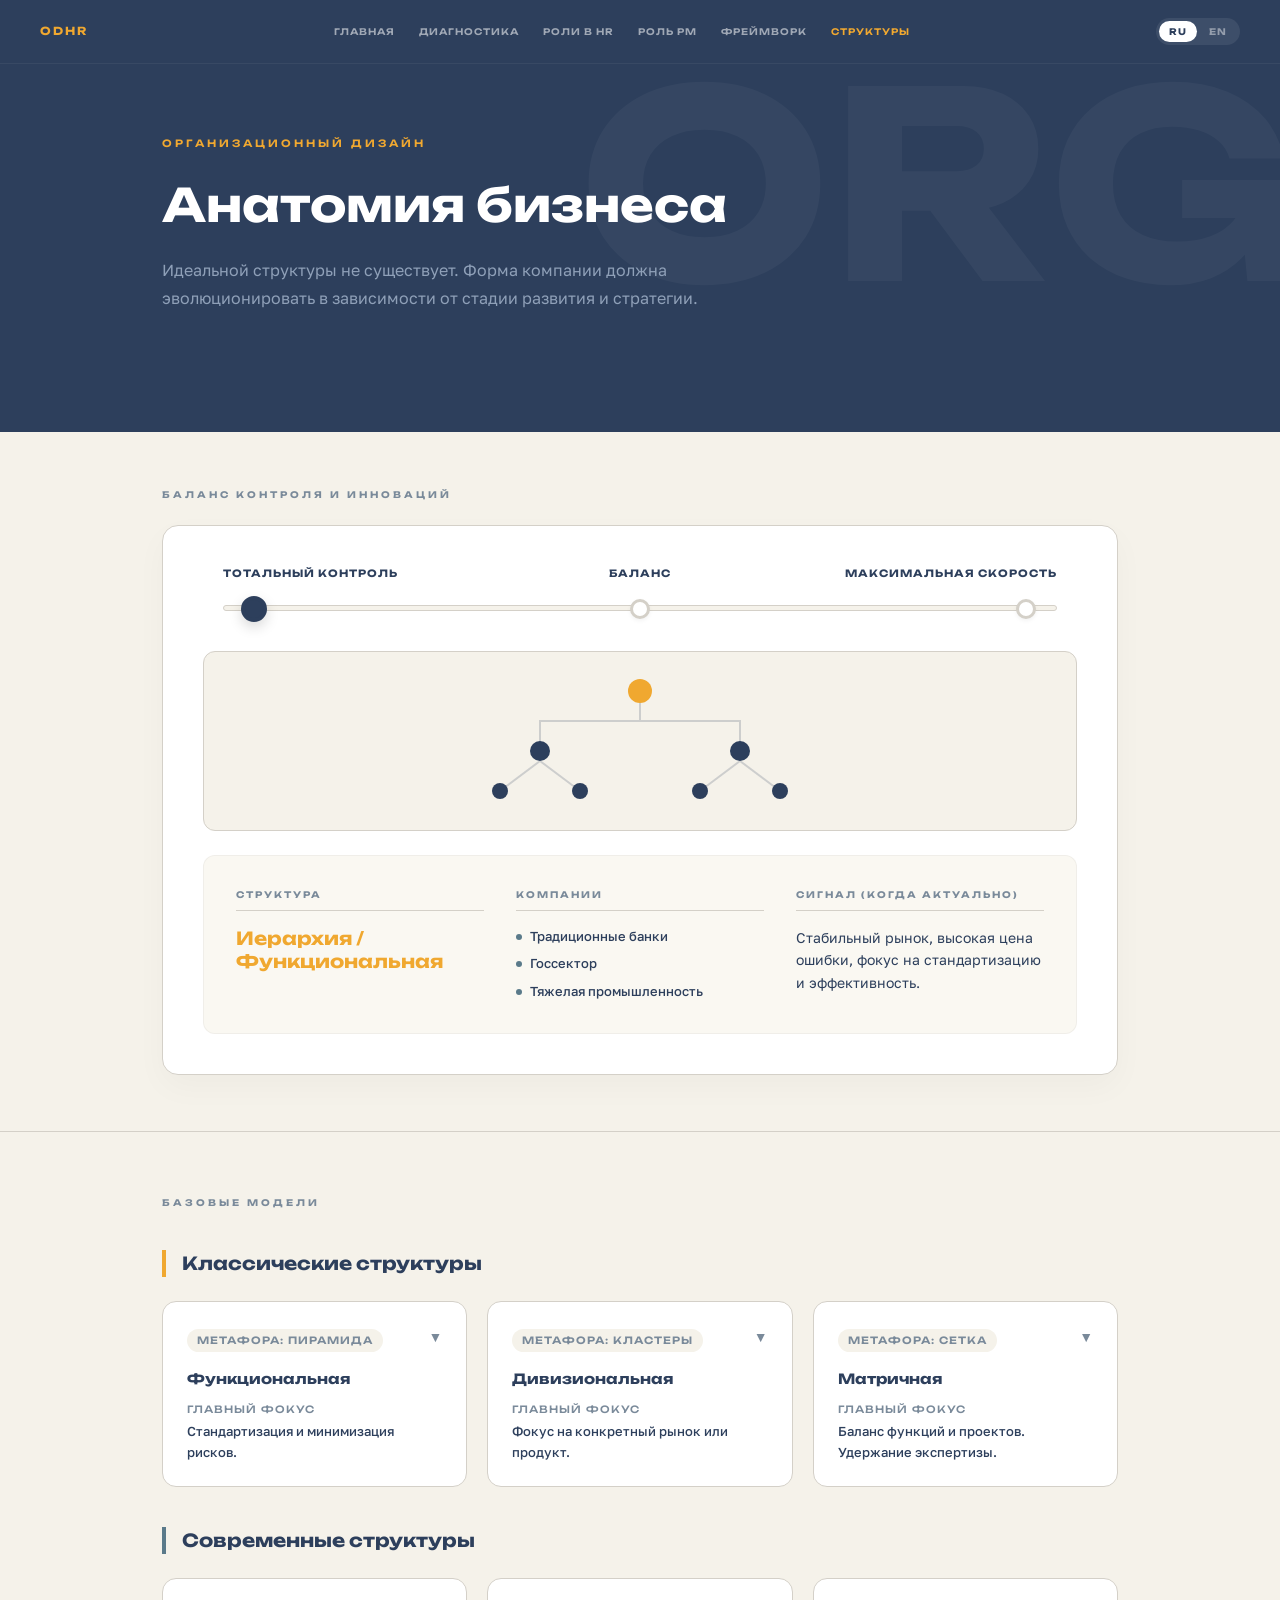
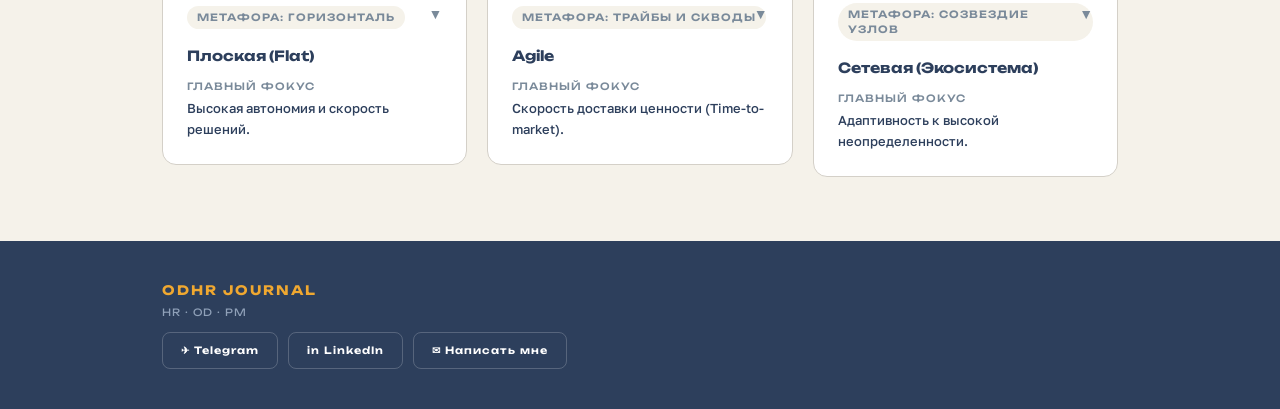
<file: structure.html>
<!DOCTYPE html>
<html lang="ru">
<head>
<meta charset="UTF-8">
<meta name="viewport" content="width=device-width, initial-scale=1.0">
<title>Анатомия бизнеса | ODHR Journal</title>
<link href="https://fonts.googleapis.com/css2?family=Unbounded:wght@300;400;600;700&family=Golos+Text:wght@400;500;600&display=swap" rel="stylesheet">
<link rel="stylesheet" href="global.css">
<style>
  /* --- Уникальные стили /mnt/user-data/outputs/structure.html --- */
  :root {
    --ink: #2d3f5c; --paper: #f5f2ea; --cream: #faf8f2;
    --accent: #f0a830; --accent2: #5a7a8a; --muted: #7a8a9a; --border: #d4d0c8;
  }
  * { box-sizing: border-box; margin: 0; padding: 0; }

  body { font-family: 'Golos Text', sans-serif; background: var(--paper); color: var(--ink); min-height: 100vh; overflow-x: hidden; }

  /* =========================================
     НАВИГАЦИЯ
     ========================================= */
  .site-nav { background: var(--ink); padding: 0 40px; display: flex; justify-content: space-between; align-items: center; height: 64px; position: sticky; top: 0; z-index: 1000; border-bottom: 1px solid rgba(255,255,255,0.05); }
  .nav-brand { font-family: 'Unbounded', sans-serif; font-size: 11px; font-weight: 700; letter-spacing: 2px; color: var(--accent); text-decoration: none; }
  .nav-menu { display: flex; gap: 24px; align-items: center; }
  .nav-link { font-family: 'Unbounded', sans-serif; font-size: 9px; font-weight: 600; letter-spacing: 1px; color: rgba(255,255,255,0.55); text-decoration: none; transition: color 0.2s; text-transform: uppercase; }
  .nav-link:hover { color: white; }
  .nav-link.active { color: var(--accent); }
  .nav-actions { display: flex; align-items: center; gap: 16px; }
  .lang-toggle { display: flex; gap: 2px; background: rgba(255,255,255,0.08); padding: 3px; border-radius: 20px; }
  .lang-btn { background: transparent; border: none; color: rgba(255,255,255,0.45); font-family: 'Unbounded', sans-serif; font-size: 9px; font-weight: 700; cursor: pointer; padding: 5px 10px; border-radius: 14px; transition: all 0.2s; letter-spacing: 1px; }
  .lang-btn.active { background: white; color: var(--ink); }
  .menu-toggle { display: none; background: none; border: none; color: white; font-size: 20px; cursor: pointer; }

  /* =========================================
     HERO СЕКЦИЯ
     ========================================= */
  .hero { background: var(--ink); padding: 72px 40px 80px; position: relative; overflow: hidden; }
  .hero::before { content: 'ORG'; position: absolute; right: -20px; top: -10px; font-family: 'Unbounded', sans-serif; font-size: 260px; font-weight: 700; opacity: 0.035; line-height: 1; pointer-events: none; color: white; }
  .hero-eyebrow { font-family: 'Unbounded', sans-serif; font-size: 10px; font-weight: 600; letter-spacing: 3px; text-transform: uppercase; color: var(--accent); margin-bottom: 28px; }
  .hero h1 { font-family: 'Unbounded', sans-serif; font-size: clamp(24px, 4vw, 46px); font-weight: 700; line-height: 1.15; color: white; max-width: 700px; margin-bottom: 24px; position: relative; z-index: 10; }
  .hero-sub { font-size: 16px; color: #8fa0b8; line-height: 1.75; max-width: 600px; margin-bottom: 40px; position: relative; z-index: 10; }

  .container { max-width: 1020px; margin: 0 auto; padding: 0 32px; }
  .section-label { font-family: 'Unbounded', sans-serif; font-size: 9px; font-weight: 700; letter-spacing: 3px; text-transform: uppercase; color: var(--muted); margin-bottom: 24px; display: block;}

  /* =========================================
     БЛОК 1: ИНТЕРАКТИВНЫЙ ДАШБОРД (STEPPER + SVG)
     ========================================= */
  .slider-section { padding: 56px 0; border-bottom: 1px solid var(--border); }
  .slider-container { background: white; border: 1.5px solid var(--border); border-radius: 16px; padding: 40px; box-shadow: 0 12px 32px rgba(0,0,0,0.03); }
  
  /* Кастомный Stepper */
  .stepper-wrap { position: relative; margin-bottom: 40px; padding: 0 20px; }
  .stepper-labels { 
    display: flex; 
    justify-content: space-between; 
    position: relative; /* <-- добавили это */
    margin-bottom: 24px; 
    font-family: 'Unbounded', sans-serif; 
    font-size: 10px; 
    font-weight: 700; 
    color: var(--ink); 
    text-transform: uppercase; 
    letter-spacing: 1px; 
  }
  .stepper-labels span { cursor: pointer; transition: color 0.2s; }
  .stepper-labels span:hover { color: var(--accent); }

  /* <-- Добавляем этот новый блок для центровки --> */
  .stepper-labels span:nth-child(2) {
    position: absolute;
    left: 50%;
    transform: translateX(-50%);
    white-space: nowrap;
  }
  
  .stepper-track { position: relative; height: 6px; background: var(--paper); border-radius: 3px; border: 1px solid var(--border); cursor: pointer; }
  .stepper-fill { position: absolute; top: -1px; left: -1px; height: 6px; background: var(--accent2); border-radius: 3px; transition: width 0.4s cubic-bezier(0.25, 0.8, 0.25, 1); }
  
  .stepper-dots { position: absolute; top: -7px; left: 0; right: 0; display: flex; justify-content: space-between; padding: 0 20px; pointer-events: none; }
  .step-dot { width: 20px; height: 20px; background: white; border: 3px solid var(--border); border-radius: 50%; pointer-events: auto; cursor: pointer; transition: all 0.3s ease; box-shadow: 0 2px 4px rgba(0,0,0,0.05); }
  .step-dot.active { border-color: var(--ink); background: var(--ink); transform: scale(1.3); box-shadow: 0 4px 10px rgba(0,0,0,0.15); }
  .step-dot:hover { transform: scale(1.2); border-color: var(--accent2); }

  /* SVG Окно */
  .svg-window { height: 180px; background: var(--paper); border-radius: 12px; margin-bottom: 24px; position: relative; display: flex; align-items: center; justify-content: center; border: 1px solid var(--border); overflow: hidden; }
  .svg-layer { position: absolute; top: 0; left: 0; width: 100%; height: 100%; opacity: 0; transition: opacity 0.5s ease, transform 0.5s ease; transform: scale(0.95); display: flex; align-items: center; justify-content: center; pointer-events: none; }
  .svg-layer.active { opacity: 1; transform: scale(1); }
  svg { width: 100%; height: 100%; max-width: 400px; }
  .svg-node { fill: var(--ink); }
  .svg-accent { fill: var(--accent); }
  .svg-line { stroke: rgba(45, 63, 92, 0.2); stroke-width: 2; fill: none; }

  /* Текстовые результаты */
  .slider-result { display: grid; grid-template-columns: 1fr 1fr 1fr; gap: 32px; background: var(--cream); border-radius: 12px; padding: 32px; border: 1px solid rgba(0,0,0,0.04); align-items: start; }
  .res-col h4 { font-family: 'Unbounded', sans-serif; font-size: 9px; font-weight: 700; letter-spacing: 2px; color: var(--muted); text-transform: uppercase; margin-bottom: 16px; border-bottom: 1px solid var(--border); padding-bottom: 8px; }
  .res-val { font-size: 14px; color: var(--ink); line-height: 1.6; font-weight: 400; }
  .res-struct { font-family: 'Unbounded', sans-serif; font-size: 18px; color: var(--accent); font-weight: 700; line-height: 1.3; }
  
  .comp-list { list-style: none; padding: 0; display: flex; flex-direction: column; gap: 8px; margin: 0; }
  .comp-list li { position: relative; padding-left: 14px; font-size: 13px; font-weight: 500; color: var(--ink); }
  .comp-list li::before { content: ''; position: absolute; left: 0; top: 7px; width: 6px; height: 6px; background: var(--accent2); border-radius: 50%; }

  /* =========================================
     БЛОК 2: МАТРИЦА СТРУКТУР (АККОРДЕОНЫ)
     ========================================= */
  .matrix-section { padding: 64px 0; }
  .group-title { font-family: 'Unbounded', sans-serif; font-size: 18px; font-weight: 700; color: var(--ink); margin: 40px 0 24px; border-left: 4px solid var(--accent); padding-left: 16px; }
  .group-title.modern { border-color: var(--accent2); }
  
  .struct-grid { display: grid; grid-template-columns: repeat(3, 1fr); gap: 20px; align-items: start}
  .struct-card { background: white; border: 1.5px solid var(--border); border-radius: 14px; overflow: hidden; transition: box-shadow 0.2s, border-color 0.2s; display: flex; flex-direction: column; }
  .struct-card:hover { box-shadow: 0 8px 24px rgba(0,0,0,0.06); border-color: var(--accent2); }
  
  .card-header { padding: 24px; cursor: pointer; user-select: none; position: relative; flex-grow: 1; }
  .st-meta { display: inline-block; font-size: 10px; padding: 4px 10px; border-radius: 20px; background: var(--paper); color: var(--muted); margin-bottom: 16px; font-weight: 600; font-family: 'Unbounded', sans-serif; text-transform: uppercase; letter-spacing: 1px;}
  .st-title { font-family: 'Unbounded', sans-serif; font-size: 14px; font-weight: 700; color: var(--ink); margin-bottom: 12px; padding-right: 20px; }
  .st-focus { font-size: 13px; color: var(--ink); line-height: 1.6; font-weight: 500; }
  .st-focus span { color: var(--muted); font-size: 10px; text-transform: uppercase; letter-spacing: 1px; display: block; margin-bottom: 4px; font-family: 'Unbounded', sans-serif; }
  
  .card-chevron { position: absolute; right: 24px; top: 24px; color: var(--muted); font-size: 14px; transition: transform 0.3s; }
  .struct-card.open .card-chevron { transform: rotate(180deg); color: var(--ink); }
  .struct-card.open { border-color: var(--ink); }

  .card-body { display: none; padding: 0 24px 24px; border-top: 1px solid var(--border); background: var(--cream); }
  .struct-card.open .card-body { display: block; animation: fadeIn 0.3s ease; }
  @keyframes fadeIn { from { opacity: 0; transform: translateY(-5px); } to { opacity: 1; transform: translateY(0); } }

  .cb-desc { font-size: 13px; color: var(--ink); line-height: 1.6; margin: 20px 0; font-weight: 400;}
  .cb-list { margin-bottom: 12px; }
  .cb-lbl { font-family: 'Unbounded', sans-serif; font-size: 9px; font-weight: 700; letter-spacing: 1px; text-transform: uppercase; margin-bottom: 6px; }
  .cb-lbl.pros { color: #5A8A6A; }
  .cb-lbl.cons { color: #C05070; }
  .cb-text { font-size: 12px; color: var(--muted); line-height: 1.5; }

  /* =========================================
     БЛОК 3: CTA
     ========================================= */
  .cta-block { background: var(--ink); border-radius: 20px; padding: 52px 48px; margin: 64px 0; display: grid; grid-template-columns: 1fr auto; gap: 40px; align-items: center; }
  .cta-block-title { font-family: 'Unbounded', sans-serif; font-size: clamp(16px, 2.5vw, 24px); font-weight: 700; color: white; line-height: 1.2; margin-bottom: 10px; }
  .cta-block-sub { font-size: 14px; color: #8fa0b8; line-height: 1.6; }

  /* =========================================  
  FOOTER
     ========================================= */
  .site-footer { background: var(--ink); color: white; padding: 40px; }
  .footer-inner { display: flex; justify-content: space-between; align-items: center; flex-wrap: wrap; gap: 24px; }
  .footer-brand { font-family: 'Unbounded', sans-serif; font-size: 13px; font-weight: 700; letter-spacing: 2px; color: var(--accent); }
  .footer-brand span { display: block; font-size: 10px; font-weight: 400; color: #8fa0b8; margin-top: 4px; letter-spacing: 1px; }
  .footer-links { display: flex; gap: 10px; flex-wrap: wrap; margin-top: 12px; }
  .footer-link { display: inline-flex; align-items: center; gap: 8px; font-family: 'Unbounded', sans-serif; font-size: 10px; font-weight: 600; letter-spacing: 1px; color: white; text-decoration: none; padding: 10px 18px; border: 1.5px solid rgba(255,255,255,0.2); border-radius: 8px; transition: all 0.2s; }
  .footer-link:hover { border-color: var(--accent); color: var(--accent); }
  .footer-copy { font-size: 11px; color: #8fa0b8; text-align: right; line-height: 1.7; }

  /* =========================================
     АДАПТИВНОСТЬ
     ========================================= */
  @media (max-width: 960px) {
    .struct-grid { grid-template-columns: repeat(2, 1fr); }
    .slider-result { grid-template-columns: 1fr; gap: 24px; }
    .res-col h4 { margin-bottom: 8px; }
  }
  @media (max-width: 768px) {
    .site-nav { padding: 0 20px; }
    .menu-toggle { display: block; }
    .nav-menu { display: none; position: absolute; top: 64px; left: 0; width: 100%; background: var(--ink); flex-direction: column; padding: 20px 0; border-bottom: 1px solid rgba(255,255,255,0.1); box-shadow: 0 8px 24px rgba(0,0,0,0.2); z-index: 1000;}
    .nav-menu.open { display: flex; }
    .struct-grid { grid-template-columns: 1fr; }
    .slider-container { padding: 24px; }
    .hero { padding: 40px 20px; }
    .cta-block { grid-template-columns: 1fr; padding: 36px 24px; }
    .stepper-labels { flex-direction: column; gap: 8px; text-align: center; }
    /* <-- Добавляем эту строчку, чтобы на мобилках текст не слипался --> */
    .stepper-labels span:nth-child(2) { position: static; transform: none; }
  }
</style>
</head>
<body>
<!-- Yandex.Metrika counter -->
<script type="text/javascript">
    (function(m,e,t,r,i,k,a){
        m[i]=m[i]||function(){(m[i].a=m[i].a||[]).push(arguments)};
        m[i].l=1*new Date();
        for (var j = 0; j < document.scripts.length; j++) {if (document.scripts[j].src === r) { return; }}
        k=e.createElement(t),a=e.getElementsByTagName(t)[0],k.async=1,k.src=r,a.parentNode.insertBefore(k,a)
    })(window, document,'script','https://mc.yandex.ru/metrika/tag.js?id=108984964', 'ym');

    ym(108984964, 'init', {ssr:true, webvisor:true, clickmap:true, ecommerce:"dataLayer", referrer: document.referrer, url: location.href, accurateTrackBounce:true, trackLinks:true});
</script>
<noscript><div><img src="https://mc.yandex.ru/watch/108984964" style="position:absolute; left:-9999px;" alt="" /></div></noscript>
<!-- /Yandex.Metrika counter -->
<nav class="site-nav">
  <a href="home.html" class="nav-brand">ODHR</a>
  <div class="nav-menu" id="nav-menu">
    <a href="home.html" class="nav-link cross-link" id="nav-home">Главная</a>
    <a href="index.html" class="nav-link cross-link" id="nav-diag">Диагностика</a>
    <a href="hr_roles_guide.html" class="nav-link cross-link" id="nav-guide">Роли в HR</a>
    <a href="pm_skillset.html" class="nav-link cross-link" id="nav-pm">Роль PM</a>
    <a href="framework.html" class="nav-link cross-link" id="nav-fw">Фреймворк</a>
    <a href="structure.html" class="nav-link active cross-link" id="nav-str">Структуры</a>
  </div>
  <div class="nav-actions">
    <div class="lang-toggle">
      <button class="lang-btn active" onclick="changePageLang('ru')" id="btn-lang-ru">RU</button>
      <button class="lang-btn" onclick="changePageLang('en')" id="btn-lang-en">EN</button>
    </div>
    <button class="menu-toggle" id="mobile-menu-btn">☰</button>
  </div>
</nav>

<section class="hero">
  <div class="container">
    <div class="hero-eyebrow" id="hero-eyebrow">Организационный дизайн</div>
    <h1 id="hero-title">Анатомия бизнеса</h1>
    <p class="hero-sub" id="hero-sub">Идеальной структуры не существует. Форма компании должна эволюционировать и адаптироваться к стадии развития и стратегии продукта.</p>
  </div>
</section>

<section class="slider-section">
  <div class="container">
    <span class="section-label" id="lbl-slider-sec">Баланс контроля и инноваций</span>
    <div class="slider-container">
      
      <div class="stepper-wrap">
        <div class="stepper-labels">
          <span id="sl-left-lbl" onclick="setSlider(0)">Тотальный контроль</span>
          <span id="sl-mid-lbl" onclick="setSlider(1)">Баланс</span>
          <span id="sl-right-lbl" onclick="setSlider(2)">Максимальная скорость</span>
        </div>
        <div class="stepper-track" id="sliderTrack" onclick="handleTrackClick(event)">
          <div class="stepper-fill" id="stepperFill" style="width: 0%;"></div>
          <div class="stepper-dots">
            <div class="step-dot active" id="dot-0" onclick="setSlider(0, event)"></div>
            <div class="step-dot" id="dot-1" onclick="setSlider(1, event)"></div>
            <div class="step-dot" id="dot-2" onclick="setSlider(2, event)"></div>
          </div>
        </div>
      </div>

      <div class="svg-window">
        <div class="svg-layer active" id="svg-layer-0">
          <svg viewBox="0 0 400 160">
            <path class="svg-line" d="M200,30 L200,60 M200,60 L100,60 L100,90 M200,60 L300,60 L300,90 M100,100 L60,130 M100,100 L140,130 M300,100 L260,130 M300,100 L340,130"></path>
            <circle class="svg-accent" cx="200" cy="30" r="12"></circle>
            <circle class="svg-node" cx="100" cy="90" r="10"></circle>
            <circle class="svg-node" cx="300" cy="90" r="10"></circle>
            <circle class="svg-node" cx="60" cy="130" r="8"></circle>
            <circle class="svg-node" cx="140" cy="130" r="8"></circle>
            <circle class="svg-node" cx="260" cy="130" r="8"></circle>
            <circle class="svg-node" cx="340" cy="130" r="8"></circle>
          </svg>
        </div>
        <div class="svg-layer" id="svg-layer-1">
          <svg viewBox="0 0 400 160">
            <path class="svg-line" d="M80,40 L320,40 M80,80 L320,80 M80,120 L320,120 M120,20 L120,140 M200,20 L200,140 M280,20 L280,140"></path>
            <circle class="svg-accent" cx="120" cy="40" r="8"></circle>
            <circle class="svg-node" cx="200" cy="40" r="8"></circle>
            <circle class="svg-accent" cx="280" cy="40" r="8"></circle>
            <circle class="svg-node" cx="120" cy="80" r="8"></circle>
            <circle class="svg-accent" cx="200" cy="80" r="8"></circle>
            <circle class="svg-node" cx="280" cy="80" r="8"></circle>
            <circle class="svg-node" cx="120" cy="120" r="8"></circle>
            <circle class="svg-node" cx="200" cy="120" r="8"></circle>
            <circle class="svg-accent" cx="280" cy="120" r="8"></circle>
          </svg>
        </div>
        <div class="svg-layer" id="svg-layer-2">
          <svg viewBox="0 0 400 160">
            <path class="svg-line" d="M200,80 L130,40 M200,80 L120,110 M200,80 L280,30 M200,80 L290,120 M130,40 L120,110 M280,30 L290,120 M120,110 L290,120 M130,40 L280,30"></path>
            <circle class="svg-accent" cx="200" cy="80" r="14"></circle>
            
            <circle class="svg-node" cx="130" cy="40" r="10"></circle>
            <circle class="svg-node" cx="110" cy="25" r="6"></circle>
            <circle class="svg-node" cx="150" cy="20" r="6"></circle>
            <path class="svg-line" d="M130,40 L110,25 M130,40 L150,20"></path>

            <circle class="svg-node" cx="120" cy="110" r="10"></circle>
            <circle class="svg-node" cx="95" cy="120" r="6"></circle>
            <path class="svg-line" d="M120,110 L95,120"></path>

            <circle class="svg-node" cx="280" cy="30" r="10"></circle>
            <circle class="svg-node" cx="310" cy="20" r="6"></circle>
            <path class="svg-line" d="M280,30 L310,20"></path>

            <circle class="svg-node" cx="290" cy="120" r="10"></circle>
            <circle class="svg-node" cx="320" cy="110" r="6"></circle>
            <circle class="svg-node" cx="280" cy="145" r="6"></circle>
            <path class="svg-line" d="M290,120 L320,110 M290,120 L280,145"></path>
          </svg>
        </div>
      </div>

      <div class="slider-result">
        <div class="res-col">
          <h4 id="lbl-res-struct">Структура</h4>
          <div class="res-val res-struct" id="val-struct">Иерархия</div>
        </div>
        <div class="res-col">
          <h4 id="lbl-res-comp">Компании</h4>
          <ul class="comp-list" id="val-comp">
            </ul>
        </div>
        <div class="res-col">
          <h4 id="lbl-res-sig">Сигнал (когда актуально)</h4>
          <div class="res-val" id="val-sig">Стабильный рынок, высокая цена ошибки, фокус на минимизацию рисков.</div>
        </div>
      </div>
    </div>
  </div>
</section>

<section class="matrix-section">
  <div class="container">
    <span class="section-label" id="lbl-matrix-sec">Базовые модели</span>
    
    <div class="group-title" id="gt-classic">Классические структуры</div>
    <div class="struct-grid" id="grid-classic">
      </div>

    <div class="group-title modern" id="gt-modern">Современные структуры</div>
    <div class="struct-grid" id="grid-modern">
      </div>
  </div>
</section>

<footer class="site-footer">
  <div class="container">
    <div class="footer-inner">
      <div>
        <div class="footer-brand">ODHR JOURNAL<span>HR · OD · PM</span></div>
        <div class="footer-links">
          <a class="footer-link" href="https://t.me/ODHRAMA" target="_blank">✈ Telegram</a>
          <a class="footer-link" href="https://www.linkedin.com/in/ogrebenyuk" target="_blank">in LinkedIn</a>
          <a class="footer-link" href="#" data-contact-trigger id="footer-contact">✉ Написать мне</a>
        </div>
      </div>
      <div class="footer-copy" id="f-copy"> <br></div>
    </div>
  </div>
</footer>

<script>
let currentState = 0;

// Данные для слайдера (Блок 1)
const sliderData = [
  {
    ru: { struct: 'Иерархия / Функциональная', comp: ['Традиционные банки', 'Госсектор', 'Тяжелая промышленность'], sig: 'Стабильный рынок, высокая цена ошибки, фокус на стандартизацию и эффективность.' },
    en: { struct: 'Hierarchy / Functional', comp: ['Traditional Banks', 'Government Sector', 'Heavy Manufacturing'], sig: 'Stable market, high cost of error, focus on standardization and efficiency.' }
  },
  {
    ru: { struct: 'Матричная / Дивизиональная', comp: ['Крупный FMCG', 'Global Tech корпорации', 'Ритейл сети'], sig: 'Стадия масштабирования, портфель продуктов. Потребность балансировать локальную эффективность и глобальный рост.' },
    en: { struct: 'Matrix / Divisional', comp: ['Large FMCG', 'Global Tech Corporations', 'Retail Chains'], sig: 'Scaling phase, multi-product portfolio. Need to balance local efficiency and global growth.' }
  },
  {
    ru: { struct: 'Agile / Сетевая', comp: ['Финтех-стартапы', 'Креативные агентства', 'Web3 проекты'], sig: 'Высокая неопределенность, критична скорость вывода фич на рынок (Time-to-market), фокус на автономию команд.' },
    en: { struct: 'Agile / Network', comp: ['Fintech Startups', 'Creative Agencies', 'Web3 Projects'], sig: 'High uncertainty, need for rapid time-to-market, focus on cross-functional team autonomy.' }
  }
];

// Данные для карточек-аккордеонов (Блок 2)
const structData = {
  classic: [
    {
      ru: { 
        title: 'Функциональная', meta: 'Пирамида', focus: 'Стандартизация и минимизация рисков.', 
        desc: 'Классическая иерархия, где сотрудники сгруппированы по узким специальностям (маркетинг, ИТ, финансы). Управление идет строго сверху вниз.',
        pros: 'Понятная карьера, глубокая экспертиза внутри функции, контроль качества.',
        cons: 'Бункерность (silos), медленные кросс-функциональные решения, бюрократия.'
      },
      en: { 
        title: 'Functional', meta: 'Pyramid', focus: 'Standardization and risk minimization.',
        desc: 'Classic hierarchy where employees are grouped by specialty (marketing, IT, finance). Management is strictly top-down.',
        pros: 'Clear career paths, deep functional expertise, quality control.',
        cons: 'Silos, slow cross-functional decision making, bureaucracy.'
      }
    },
    {
      ru: { 
        title: 'Дивизиональная', meta: 'Кластеры', focus: 'Фокус на конкретный рынок или продукт.',
        desc: 'Разделение компании по продуктам, рынкам или географии. Каждый дивизион работает как мини-компания со своими функциями.',
        pros: 'Фокус на клиенте/продукте, автономность принятия решений на местах.',
        cons: 'Дублирование функций (свой HR и ИТ в каждом дивизионе), потеря единых стандартов.'
      },
      en: { 
        title: 'Divisional', meta: 'Clusters', focus: 'Focus on a specific market or product line.',
        desc: 'Splitting the company by products, markets, or geography. Each division acts as a mini-company with its own functions.',
        pros: 'Customer/product focus, local autonomy in decision making.',
        cons: 'Duplication of functions (own HR/IT in each division), loss of unified standards.'
      }
    },
    {
      ru: { 
        title: 'Матричная', meta: 'Сетка', focus: 'Баланс функций и проектов. Удержание экспертизы.',
        desc: 'Сотрудники подчиняются сразу двум руководителям: функциональному (свой отдел) и проектному/продуктовому (команда).',
        pros: 'Гибкое распределение ресурсов, обмен знаниями между проектами.',
        cons: 'Конфликт приоритетов из-за двойного подчинения, сложные коммуникации.'
      },
      en: { 
        title: 'Matrix', meta: 'Grid', focus: 'Balance of functions and projects. Retaining expertise.',
        desc: 'Employees report to two managers: functional (their department) and project/product (the squad).',
        pros: 'Flexible resource allocation, knowledge sharing across projects.',
        cons: 'Priority conflicts due to dual reporting, complex communications.'
      }
    }
  ],
  modern: [
    {
      ru: { 
        title: 'Плоская (Flat)', meta: 'Горизонталь', focus: 'Высокая автономия и скорость решений.',
        desc: 'Организация с минимумом уровней менеджмента (или вообще без них, как в Холакратии). Руководители выступают скорее коучами.',
        pros: 'Мгновенные коммуникации, высокая вовлеченность и ответственность сотрудников.',
        cons: 'Хаос при быстром росте, размытие ответственности, отсутствие привычного карьерного роста.'
      },
      en: { 
        title: 'Flat (Holacracy)', meta: 'Horizontal', focus: 'High autonomy and speed of decision making.',
        desc: 'An organization with minimal management layers (or none at all). Leaders act more as coaches than bosses.',
        pros: 'Instant communication, high employee engagement and ownership.',
        cons: 'Chaos during scaling, diffused responsibility, lack of traditional career progression.'
      }
    },
    {
      ru: { 
        title: 'Agile', meta: 'Трайбы и скводы', focus: 'Скорость доставки ценности (Time-to-market).',
        desc: 'Работа выстроена вокруг кросс-функциональных, автономных команд (скводов), которые объединены в большие группы (трайбы) по стримам.',
        pros: 'Высочайшая скорость вывода продуктов, гибкость к изменениям рынка.',
        cons: 'Требует очень высокой зрелости культуры и сложной системы синхронизации.'
      },
      en: { 
        title: 'Agile', meta: 'Tribes & Squads', focus: 'Speed of value delivery (Time-to-market).',
        desc: 'Work is structured around cross-functional, autonomous teams (squads) grouped into larger tribes based on value streams.',
        pros: 'Highest speed of product delivery, adaptability to market changes.',
        cons: 'Requires a highly mature culture and complex synchronization systems.'
      }
    },
    {
      ru: { 
        title: 'Сетевая (Экосистема)', meta: 'Созвездие узлов', focus: 'Адаптивность к высокой неопределенности.',
        desc: 'Ядро компании минимально, большинство функций передано внешним партнерам, фрилансерам или автономным узлам платформы.',
        pros: 'Максимальная гибкость, безграничная масштабируемость без роста штата.',
        cons: 'Сложность контроля качества, риски утечки данных, потеря корпоративной идентичности.'
      },
      en: { 
        title: 'Network / Ecosystem', meta: 'Nodes', focus: 'Maximum adaptability to high uncertainty.',
        desc: 'The core company is minimal; most functions are outsourced to external partners, freelancers, or autonomous platform nodes.',
        pros: 'Maximum flexibility, limitless scalability without headcount growth.',
        cons: 'Difficulty in quality control, data security risks, loss of corporate identity.'
      }
    }
  ]
};

const UI = {
  ru: {
    navHome: 'Главная', navDiag: 'Диагностика', navGuide: 'Роли в HR', navPm: 'Роль PM', navStruct: 'Структуры',
    heroEye: 'Организационный дизайн', heroTitle: 'Анатомия бизнеса', heroSub: 'Идеальной структуры не существует. Форма компании должна эволюционировать в зависимости от стадии развития и стратегии.',
    slSec: 'Баланс контроля и инноваций', slLeft: 'Тотальный контроль', slMid: 'Баланс', slRight: 'Максимальная скорость',
    lblStruct: 'Структура', lblComp: 'Компании', lblSig: 'Сигнал (когда актуально)',
    matSec: 'Базовые модели', gtClassic: 'Классические структуры', gtModern: 'Современные структуры', lblFocus: 'Главный фокус', lblMeta: 'Метафора',
    lblPros: 'Сильные стороны', lblCons: 'Риски и минусы',
    ctaTitle: 'Нужна помощь разобраться со структурой?', ctaDesc: 'Организационный дизайн — это процесс. Помогу проанализировать текущую структуру, найти узкие места и спроектировать целевую модель для вашего бизнеса.', ctaBtn: 'Напишите мне', fContact: '✉ Написать мне'
  },
  en: {
    navHome: 'Home', navDiag: 'Diagnostic', navGuide: 'HR Roles', navPm: 'PM Role', navStruct: 'Structures',
    heroEye: 'Organizational Design', heroTitle: 'Business Anatomy', heroSub: 'The perfect structure doesn\'t exist. Company form must evolve based on its development stage and strategy.',
    slSec: 'Balance of Control & Innovation', slLeft: 'Total Control', slMid: 'Balance', slRight: 'Max Speed',
    lblStruct: 'Structure', lblComp: 'Companies', lblSig: 'Signal (When applicable)',
    matSec: 'Core Models', gtClassic: 'Classical Structures', gtModern: 'Modern Structures', lblFocus: 'Main Focus', lblMeta: 'Metaphor',
    lblPros: 'Strengths', lblCons: 'Risks & Downsides',
    ctaTitle: 'Need help designing your structure?', ctaDesc: 'Organizational design is an ongoing process. I can help analyze your current setup, find bottlenecks, and design a target operating model.', ctaBtn: 'Contact Me', fContact: '✉ Get in touch'
  }
};

function set(id, text) { const el = document.getElementById(id); if (el) el.textContent = text; }

function setSlider(val, event) {
  if (event) event.stopPropagation();
  currentState = val;
  
  document.getElementById('stepperFill').style.width = (val * 50) + '%';
  [0, 1, 2].forEach(i => {
    document.getElementById('dot-' + i).classList.toggle('active', i === val);
    document.getElementById('svg-layer-' + i).classList.toggle('active', i === val);
  });

  const data = sliderData[val][App.currentLang];
  set('val-struct', data.struct);
  set('val-sig', data.sig);
  
  const compContainer = document.getElementById('val-comp');
  compContainer.innerHTML = data.comp.map(c => `<li>${c}</li>`).join('');
}

function handleTrackClick(e) {
  const rect = e.currentTarget.getBoundingClientRect();
  const clickX = e.clientX - rect.left;
  const percentage = clickX / rect.width;
  if(percentage < 0.33) setSlider(0);
  else if(percentage < 0.66) setSlider(1);
  else setSlider(2);
}

function renderGrid(containerId, dataArray) {
  const container = document.getElementById(containerId);
  if (!container) return;
  const u = UI[App.currentLang];
  
  container.innerHTML = dataArray.map((item) => {
    const d = item[App.currentLang];
    return `
    <div class="struct-card" onclick="this.classList.toggle('open')">
      <div class="card-header">
        <div class="st-meta">${u.lblMeta}: ${d.meta}</div>
        <div class="st-title">${d.title}</div>
        <div class="st-focus"><span>${u.lblFocus}</span>${d.focus}</div>
        <div class="card-chevron">▼</div>
      </div>
      <div class="card-body">
        <div class="cb-desc">${d.desc}</div>
        <div class="cb-list">
          <div class="cb-lbl pros">${u.lblPros}</div>
          <div class="cb-text">${d.pros}</div>
        </div>
        <div class="cb-list">
          <div class="cb-lbl cons">${u.lblCons}</div>
          <div class="cb-text">${d.cons}</div>
        </div>
      </div>
    </div>
  `}).join('');
}

function applyPageLang(lang) {
  const u = UI[lang];
  set('nav-home', u.navHome); set('nav-diag', u.navDiag); set('nav-guide', u.navGuide); set('nav-pm', u.navPm); set('nav-struct', u.navStruct);
  set('hero-eyebrow', u.heroEye); set('hero-title', u.heroTitle); set('hero-sub', u.heroSub);
  set('lbl-slider-sec', u.slSec); set('sl-left-lbl', u.slLeft); set('sl-mid-lbl', u.slMid); set('sl-right-lbl', u.slRight);
  set('lbl-res-struct', u.lblStruct); set('lbl-res-comp', u.lblComp); set('lbl-res-sig', u.lblSig);
  set('lbl-matrix-sec', u.matSec); set('gt-classic', u.gtClassic); set('gt-modern', u.gtModern);
  if (u.ctaTitle) set('cta-title', u.ctaTitle);
  if (u.ctaDesc) set('cta-desc', u.ctaDesc);
  if (u.ctaBtn) set('cta-btn', u.ctaBtn);
  if (u.fContact) set('footer-contact', u.fContact);

  setSlider(currentState);
  renderGrid('grid-classic', structData.classic);
  renderGrid('grid-modern', structData.modern);
}

function changePageLang(lang) { App.setLanguage(lang, applyPageLang); }
window.addEventListener('DOMContentLoaded', () => applyPageLang(App.currentLang));
</script>
<script src="contact-form.js"></script>
<script src="main.js"></script>
</body>
</html>
</file>
<file: global.css>
/* global.css */
:root {
  --ink: #2d3f5c; 
  --paper: #f5f2ea; 
  --cream: #faf8f2;
  --accent: #f0a830; 
  --accent2: #5a7a8a; 
  --muted: #7a8a9a; 
  --border: #d4d0c8;
}

* { box-sizing: border-box; margin: 0; padding: 0; }

body { 
  font-family: 'Golos Text', sans-serif; 
  background: var(--paper); 
  color: var(--ink); 
  min-height: 100vh; 
  line-height: 1.5;
}

.container { max-width: 920px; margin: 0 auto; padding: 0 32px; }
.divider { height: 1.5px; background: var(--border); margin: 40px 0; }
.section-label { font-family: 'Unbounded', sans-serif; font-size: 9px; font-weight: 700; letter-spacing: 3px; text-transform: uppercase; color: var(--muted); margin-bottom: 28px; display: block; }

/* Navigation */
.site-nav { background: var(--ink); padding: 0 40px; display: flex; justify-content: space-between; align-items: center; height: 64px; position: sticky; top: 0; z-index: 1000; border-bottom: 1px solid rgba(255,255,255,0.05); }
.nav-brand { font-family: 'Unbounded', sans-serif; font-size: 11px; font-weight: 700; letter-spacing: 2px; color: var(--accent); text-decoration: none; }
.nav-menu { display: flex; gap: 24px; align-items: center; }
.nav-link { font-family: 'Unbounded', sans-serif; font-size: 9px; font-weight: 600; letter-spacing: 1px; color: rgba(255,255,255,0.55); text-decoration: none; transition: color 0.2s; text-transform: uppercase; }
.nav-link:hover, .nav-link.active { color: white; }
.nav-link.active { color: var(--accent); }

/* Lang Toggle */
.lang-toggle { display: flex; gap: 2px; background: rgba(255,255,255,0.08); padding: 3px; border-radius: 20px; }
.lang-btn { background: transparent; border: none; color: rgba(255,255,255,0.45); font-family: 'Unbounded', sans-serif; font-size: 9px; font-weight: 700; cursor: pointer; padding: 5px 10px; border-radius: 14px; transition: all 0.2s; letter-spacing: 1px; }
.lang-btn.active { background: white; color: var(--ink); }
.menu-toggle { display: none; background: none; border: none; color: white; font-size: 20px; cursor: pointer; }

/* Buttons */
.btn-primary { font-family: 'Unbounded', sans-serif; font-size: 11px; font-weight: 700; letter-spacing: 1px; padding: 14px 28px; background: var(--accent); color: var(--ink); border: none; border-radius: 8px; cursor: pointer; text-decoration: none; transition: all 0.2s; display: inline-flex; align-items: center; justify-content: center; }
.btn-primary:hover { background: #e09820; }
.btn-ghost { font-family: 'Unbounded', sans-serif; font-size: 11px; font-weight: 600; letter-spacing: 1px; padding: 14px 28px; background: transparent; color: var(--ink); border: 1.5px solid var(--border); border-radius: 8px; cursor: pointer; text-decoration: none; transition: all 0.2s; display: inline-flex; align-items: center; justify-content: center;}

/* Footer */
.site-footer { background: var(--ink); color: white; padding: 40px; }
.footer-inner { display: flex; justify-content: space-between; align-items: center; flex-wrap: wrap; gap: 24px; }
.footer-brand { font-family: 'Unbounded', sans-serif; font-size: 13px; font-weight: 700; letter-spacing: 2px; color: var(--accent); }
.footer-brand span { display: block; font-size: 10px; font-weight: 400; color: #8fa0b8; margin-top: 4px; letter-spacing: 1px; }
.footer-links { display: flex; gap: 10px; flex-wrap: wrap; margin-top: 12px; }
.footer-link { display: inline-flex; align-items: center; gap: 8px; font-family: 'Unbounded', sans-serif; font-size: 10px; font-weight: 600; letter-spacing: 1px; color: white; text-decoration: none; padding: 10px 18px; border: 1.5px solid rgba(255,255,255,0.2); border-radius: 8px; transition: all 0.2s; }
.footer-link:hover { border-color: var(--accent); color: var(--accent); }
.footer-copy { font-size: 11px; color: #8fa0b8; text-align: right; line-height: 1.7; }

@media (max-width: 768px) {
  .site-nav { padding: 0 20px; }
  .menu-toggle { display: block; }
  .nav-menu { display: none; position: absolute; top: 64px; left: 0; width: 100%; background: var(--ink); flex-direction: column; padding: 20px 0; border-bottom: 1px solid rgba(255,255,255,0.1); box-shadow: 0 8px 24px rgba(0,0,0,0.2); }
  .nav-menu.open { display: flex; }
}
</file>
